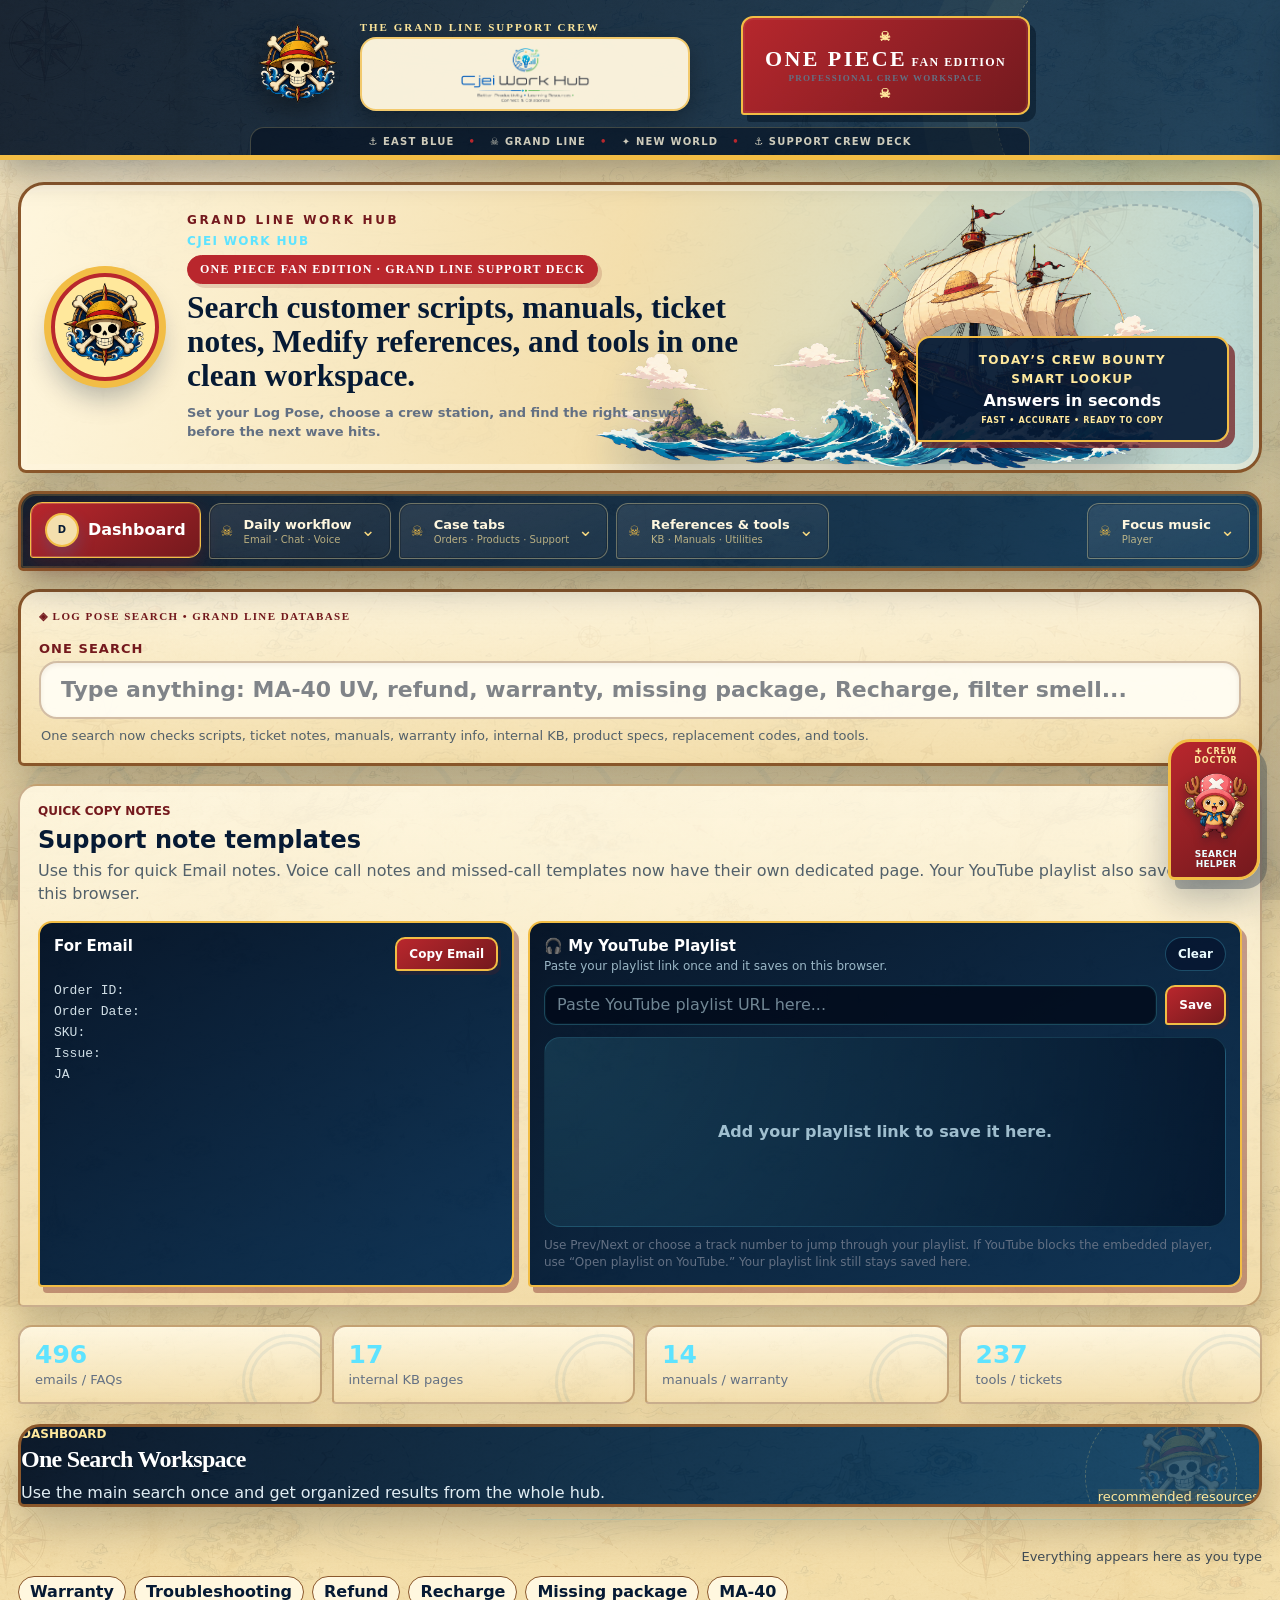
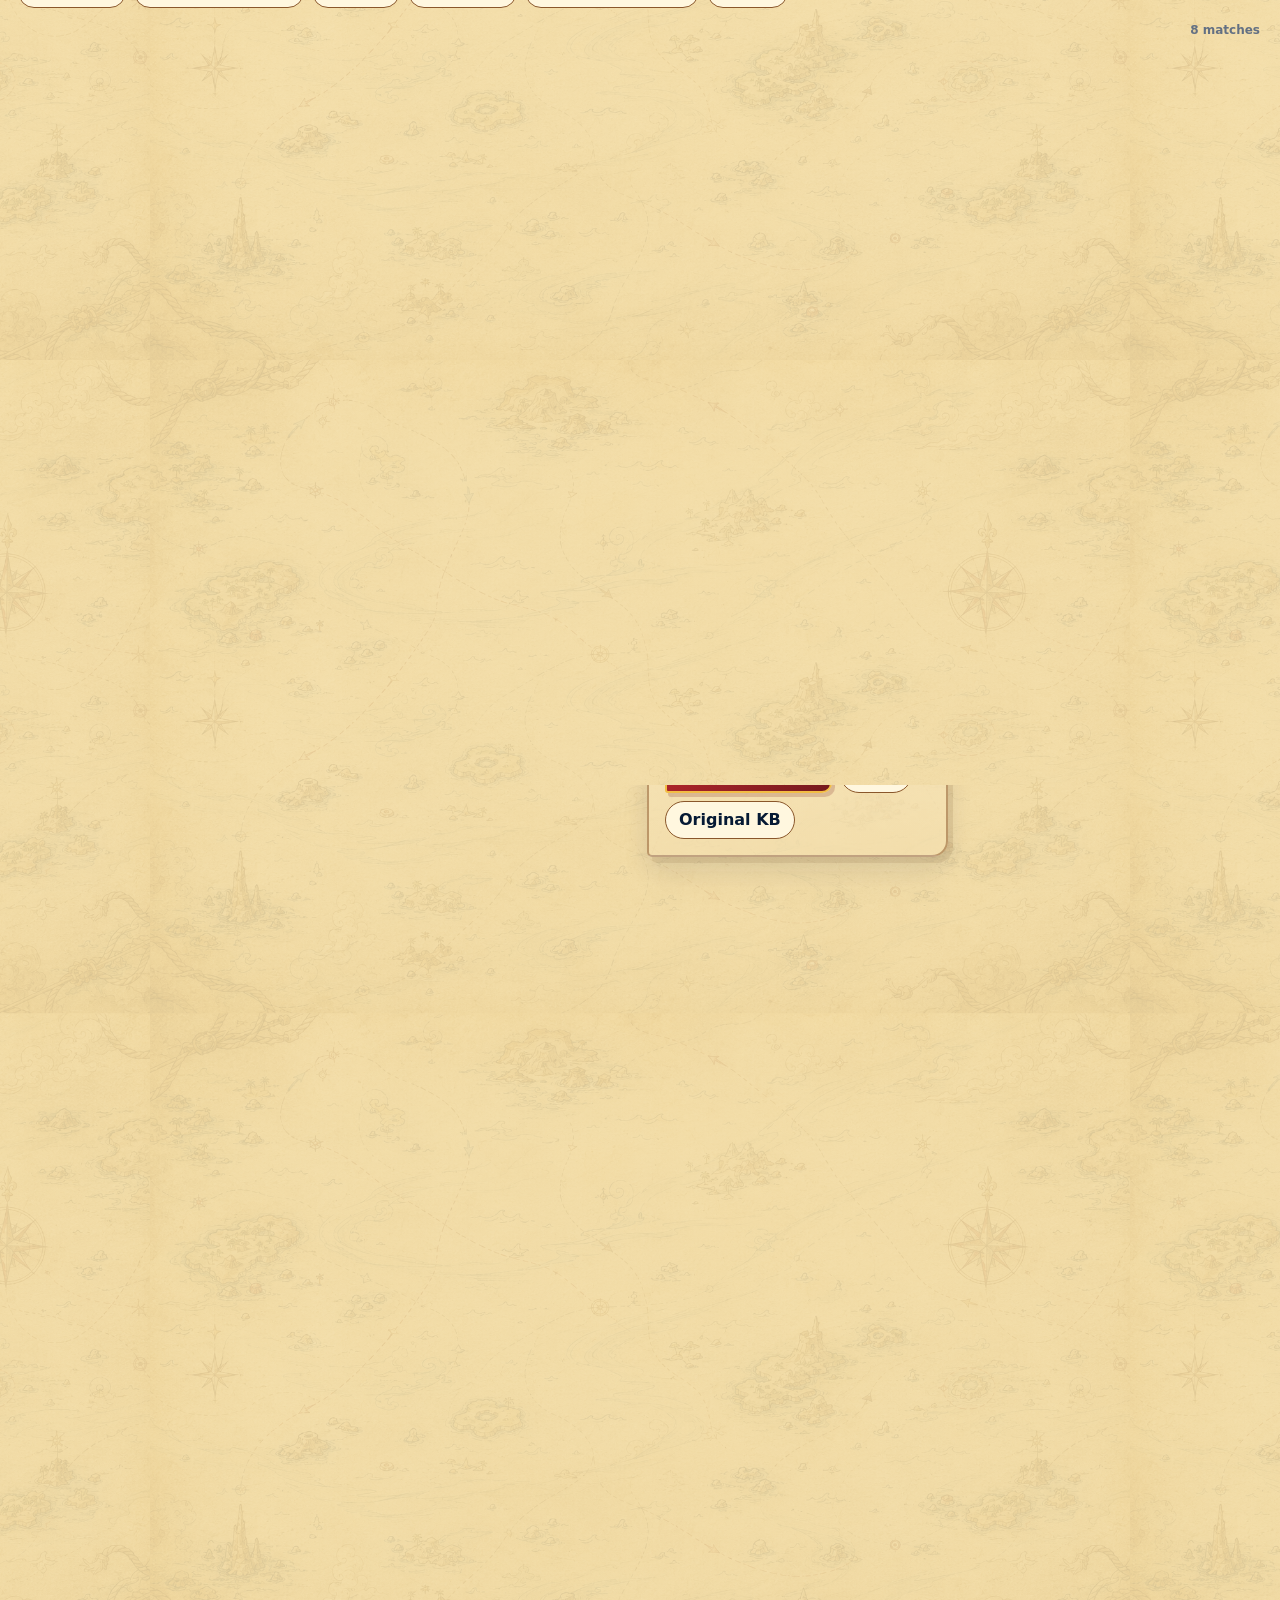
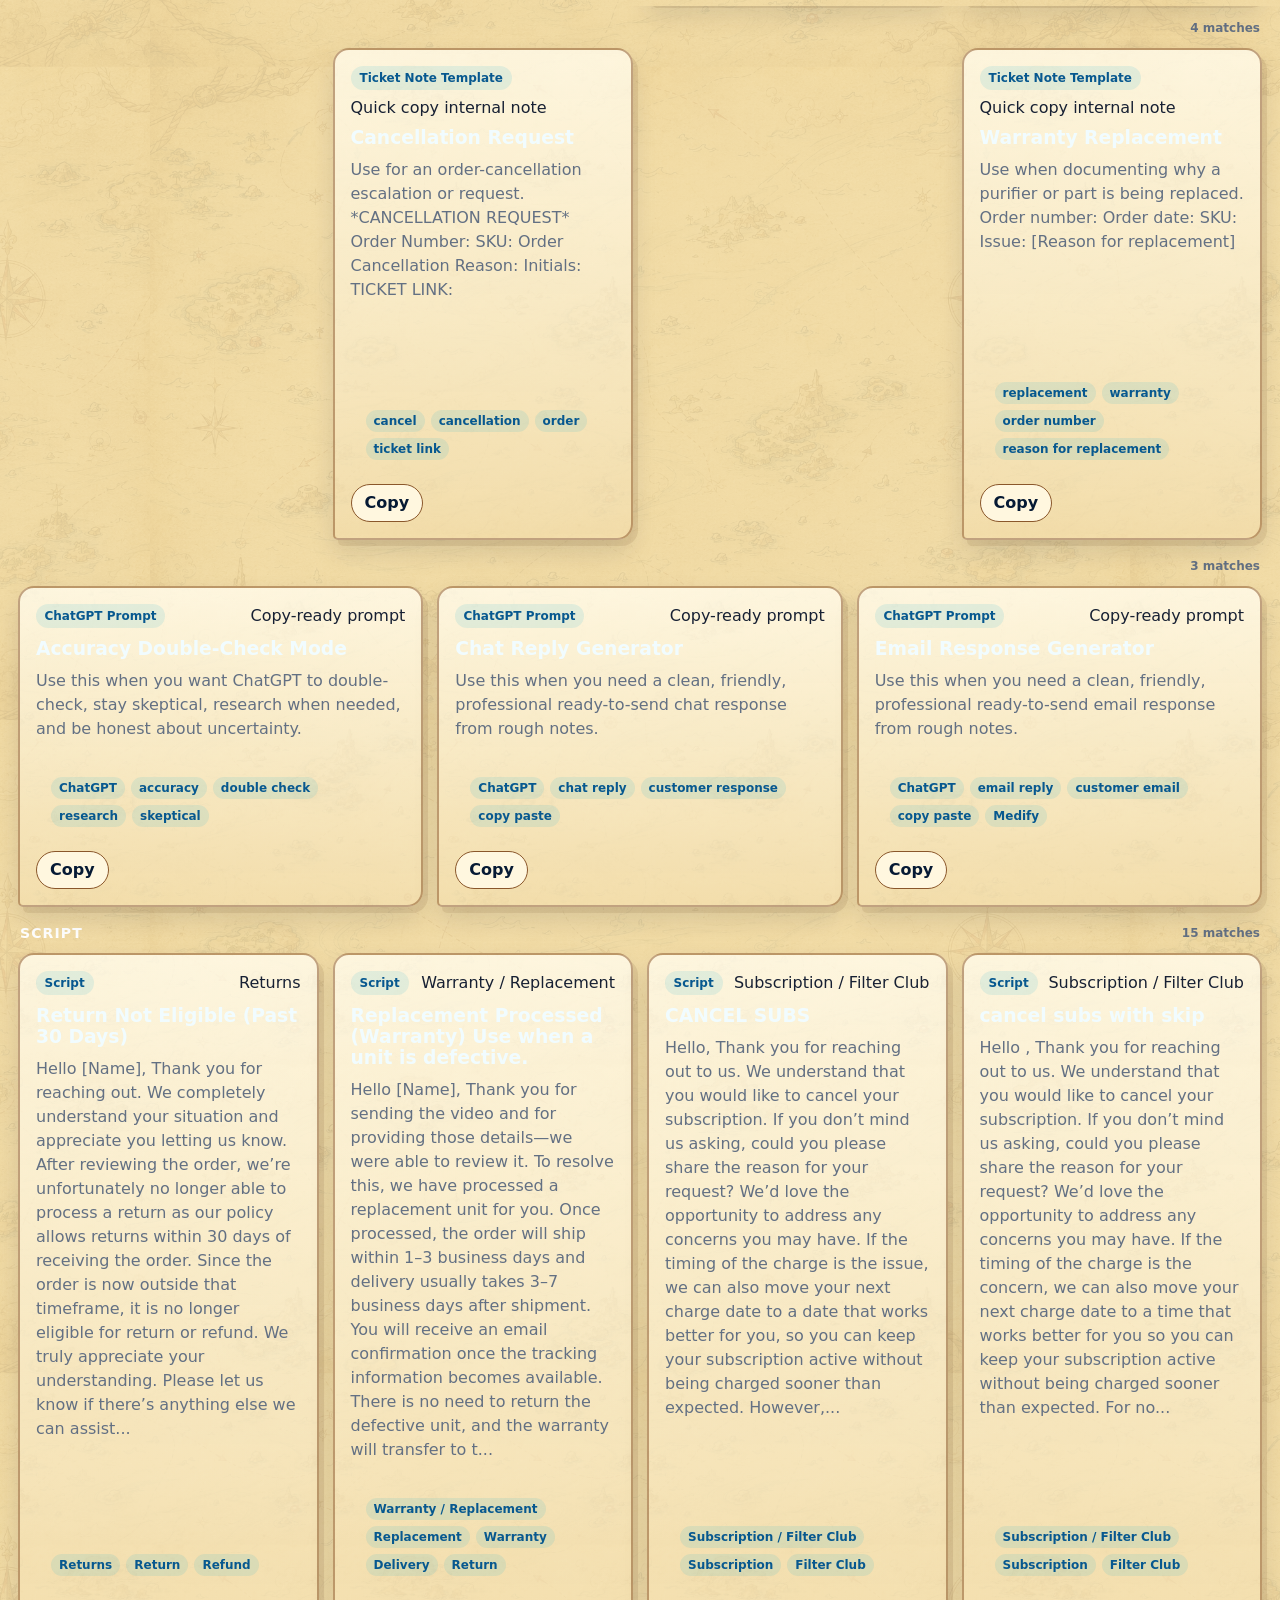
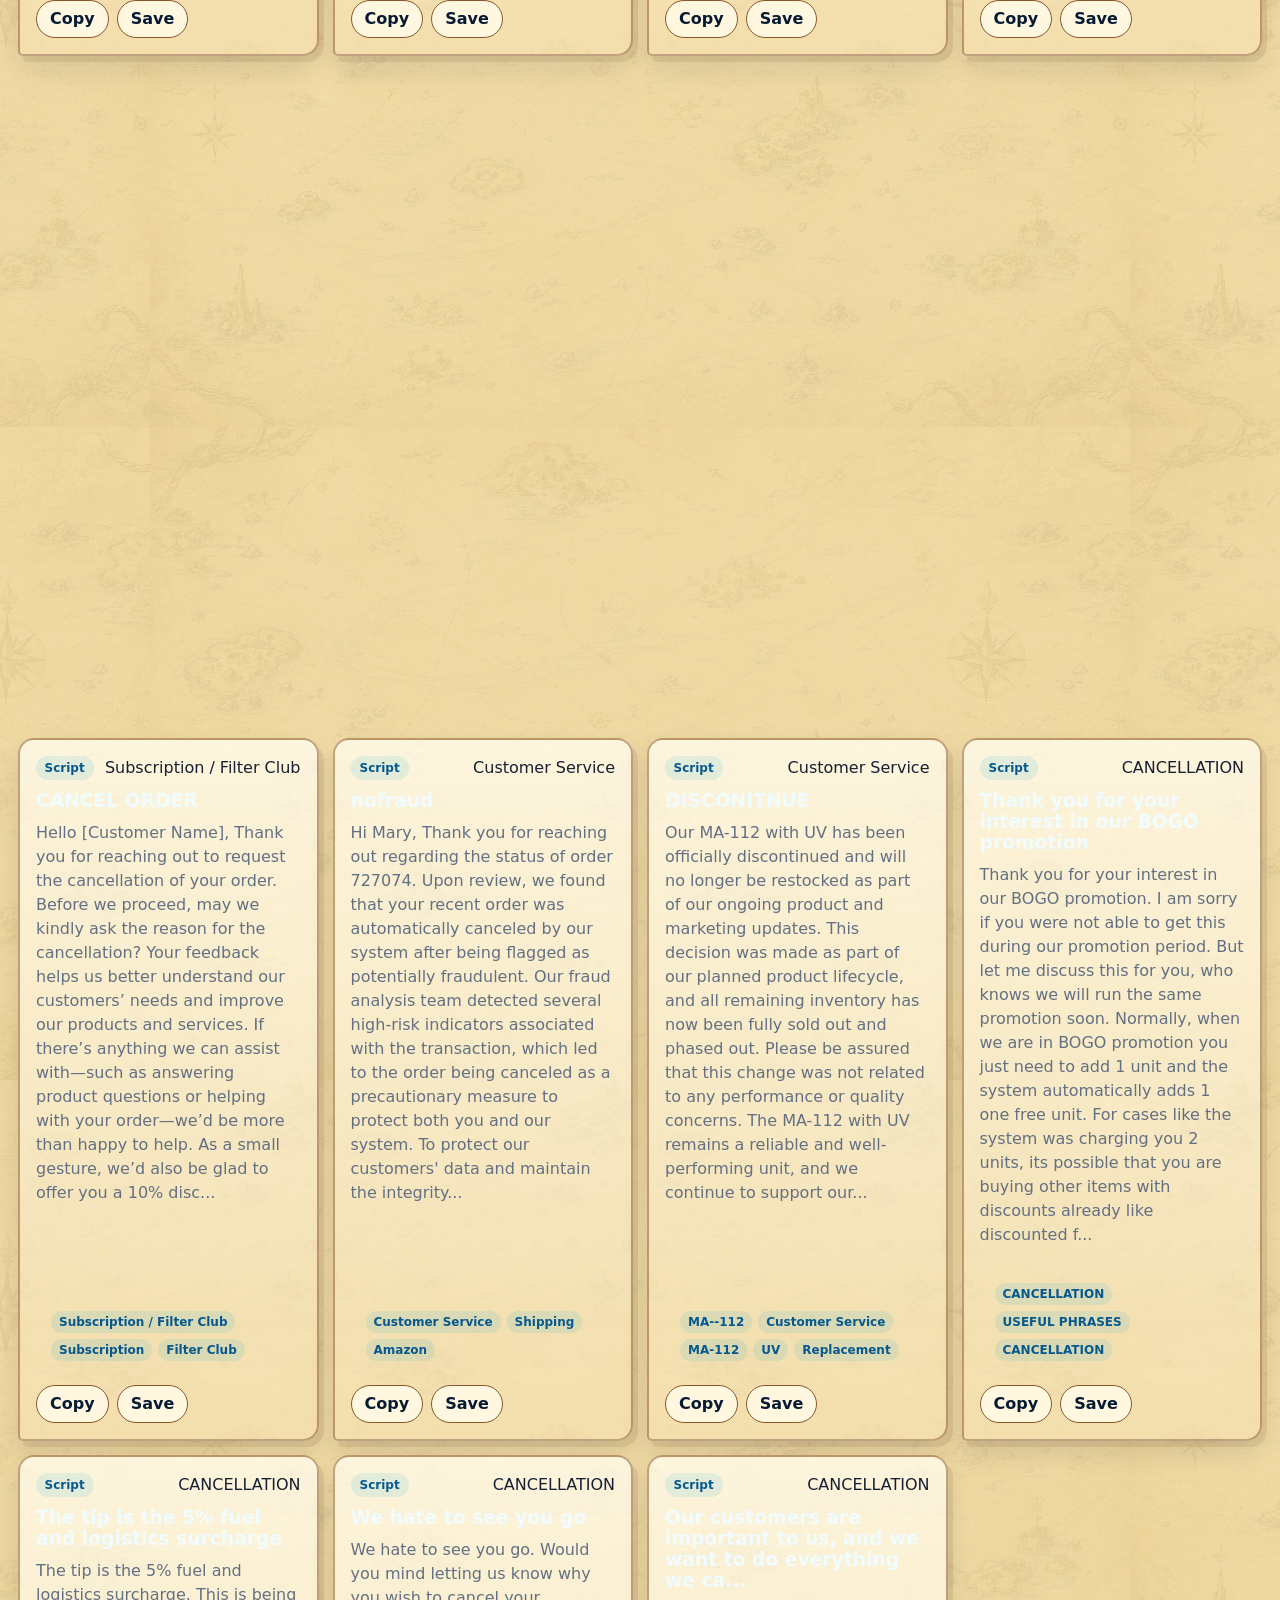
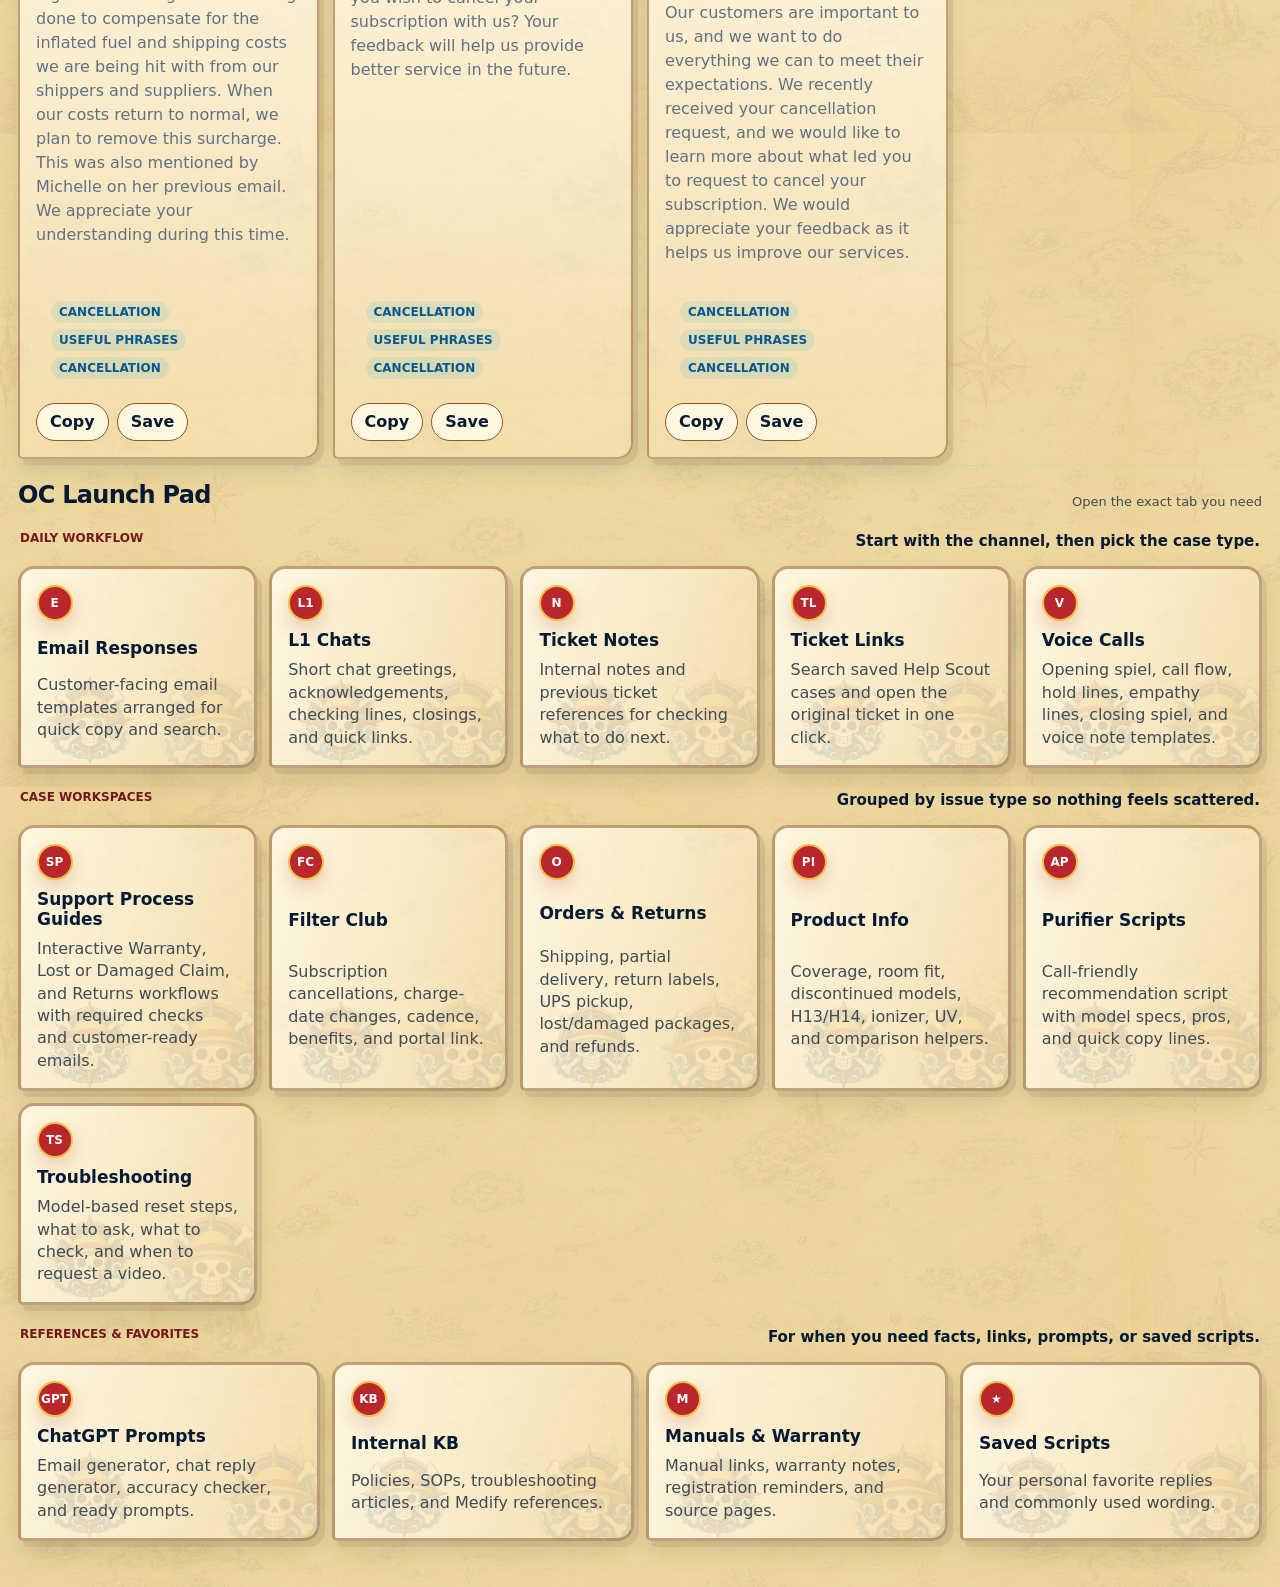
<file: index.html>
<!doctype html>
<html lang="en">
  <head>
    <meta charset="utf-8" />
    <meta name="viewport" content="width=device-width, initial-scale=1" />
    <title>Cjei Work Hub</title>
    <link rel="stylesheet" href="styles.css?v=grand-line-4" />
    <link rel="stylesheet" href="support_processes.css?v=support-processes-1" />
    <link rel="stylesheet" href="dashboard_contrast.css?v=dashboard-contrast-1" />
    <link rel="stylesheet" href="readability_contrast.css?v=readability-contrast-1" />
  </head>
  <body>
    <header class="site-header">
      <div class="header-inner">
        <div class="grand-line-brand-lockup">
          <img src="straw-hat-pirate-emblem.png" alt="Original straw-hat pirate fan emblem" class="masthead-emblem" />
          <div>
            <span class="masthead-kicker">The Grand Line Support Crew</span>
            <img src="cjei-work-hub-logo.png" alt="Cjei Work Hub Logo" class="site-logo" />
          </div>
        </div>
        <div class="grand-line-flag" aria-label="One Piece fan edition">
          <span><strong>ONE PIECE</strong> Fan Edition</span>
          <small>Professional crew workspace</small>
        </div>
      </div>
      <div class="voyage-ribbon" aria-hidden="true">
        <span>⚓ East Blue</span><b>•</b><span>☠ Grand Line</span><b>•</b><span>✦ New World</span><b>•</b><span>⚓ Support Crew Deck</span>
      </div>
    </header>

    <section class="brand-hero" aria-label="Cjei Work Hub overview">
      <div class="hero-icon">
        <img src="straw-hat-pirate-emblem.png" alt="Straw-hat pirate crew emblem" />
        <span class="hero-ai-label">AI</span>
      </div>
      <div class="hero-copy">
        <span>Grand Line Work Hub</span>
        <span class="original-hero-label">Cjei Work Hub</span>
        <em class="fan-edition-badge">One Piece Fan Edition · Grand Line Support Deck</em>
        <strong>Search customer scripts, manuals, ticket notes, Medify references, and tools in one clean workspace.</strong>
        <p class="hero-voyage-copy">Set your Log Pose, choose a crew station, and find the right answer before the next wave hits.</p>
      </div>
      <img class="grand-line-hero-art" src="grand-line-hero-art.png" alt="Original fan-made pirate ship sailing through the Grand Line" />
      <div class="hero-stat" aria-label="Workspace benefit">
        <span>Today’s crew bounty</span>
        <span class="original-stat-label">Smart lookup</span>
        <strong>Answers in seconds</strong>
        <small>Fast • Accurate • Ready to copy</small>
      </div>
    </section>

    <main class="layout">
      <aside class="sidebar" aria-label="Workspace navigation">
        <div class="nav-dock">
          <span class="nav-group-label nav-dock-label">Start here</span>
          <button class="nav-item nav-home active" data-view="hub" title="Dashboard">
            <span class="icon">D</span>
            <span>Dashboard</span>
          </button>

          <div class="nav-dropdown">
            <button class="nav-dropdown-trigger" type="button" aria-expanded="false" aria-controls="dailyWorkflowMenu" aria-haspopup="true">
              <span>Daily workflow</span>
              <small>Email · Chat · Voice</small>
            </button>
            <div class="nav-dropdown-menu" id="dailyWorkflowMenu" hidden>
              <button class="nav-item" data-view="canned" title="Ready-to-send email responses">
                <span class="icon">E</span>
                <span>Email Responses</span>
              </button>
              <button class="nav-item" data-view="l1chats" title="L1 chat greetings and assistance templates">
                <span class="icon">L1</span>
                <span>L1 Chats</span>
              </button>
              <button class="nav-item" data-view="tickets" title="Ticket notes and previous cases">
                <span class="icon">N</span>
                <span>Ticket Notes</span>
              </button>
              <button class="nav-item" data-view="ticketLinks" title="Search and open saved Help Scout ticket links">
                <span class="icon">TL</span>
                <span>Ticket Links</span>
              </button>
              <button class="nav-item" data-view="voice" title="Voice call flow, spiels, and call notes">
                <span class="icon">V</span>
                <span>Voice Calls</span>
              </button>
            </div>
          </div>

          <div class="nav-dropdown">
            <button class="nav-dropdown-trigger" type="button" aria-expanded="false" aria-controls="caseTabsMenu" aria-haspopup="true">
              <span>Case tabs</span>
              <small>Orders · Products · Support</small>
            </button>
            <div class="nav-dropdown-menu" id="caseTabsMenu" hidden>
              <button class="nav-item" data-view="processes" title="Interactive warranty, lost or damaged claim, and return workflows">
                <span class="icon">SP</span>
                <span>Support Process Guides</span>
              </button>
              <button class="nav-item" data-view="filterClub" title="Filter Club, subscriptions, cancellations, and charge-date changes">
                <span class="icon">FC</span>
                <span>Filter Club</span>
              </button>
              <button class="nav-item" data-view="orders" title="Orders, shipping, returns, refunds, and UPS flows">
                <span class="icon">O</span>
                <span>Orders & Returns</span>
              </button>
              <button class="nav-item" data-view="productInfo" title="Coverage, model comparison, and product notes">
                <span class="icon">PI</span>
                <span>Product Info</span>
              </button>
              <button class="nav-item" data-view="purifierScript" title="Air purifier recommendation scripts by model">
                <span class="icon">AP</span>
                <span>Purifier Scripts</span>
              </button>
              <button class="nav-item" data-view="troubleshooting" title="Model-based troubleshooting steps">
                <span class="icon">TS</span>
                <span>Troubleshooting</span>
              </button>
            </div>
          </div>

          <div class="nav-dropdown nav-dropdown-wide">
            <button class="nav-dropdown-trigger" type="button" aria-expanded="false" aria-controls="referencesToolsMenu" aria-haspopup="true">
              <span>References & tools</span>
              <small>KB · Manuals · Utilities</small>
            </button>
            <div class="nav-dropdown-menu nav-dropdown-grid" id="referencesToolsMenu" hidden>
              <button class="nav-item" data-view="prompts" title="Copy-ready ChatGPT prompts">
                <span class="icon">GPT</span>
                <span>ChatGPT Prompts</span>
              </button>
              <button class="nav-item" data-view="faqs" title="Common Medify Air customer questions and copy-ready answers">
                <span class="icon">FAQ</span>
                <span>FAQs</span>
              </button>
              <button class="nav-item" data-view="internalKb" title="Medify Air internal KB">
                <span class="icon">KB</span>
                <span>Internal KB</span>
              </button>
              <button class="nav-item" data-view="manuals" title="Manuals and warranty">
                <span class="icon">M</span>
                <span>Manuals & Warranty</span>
              </button>
              <button class="nav-item" data-view="tools" data-tool-focus="purifierCompare" title="Air purifier side-by-side comparison">
                <span class="icon">PC</span>
                <span>Purifier Compare</span>
              </button>
              <button class="nav-item" data-view="tools" data-tool-focus="replacement" title="Replacement code generator">
                <span class="icon">R</span>
                <span>Replacement Code</span>
              </button>
              <button class="nav-item" data-view="favorites" title="Saved scripts">
                <span class="icon">★</span>
                <span>Saved Scripts</span>
              </button>
              <button class="nav-item" data-view="tools" title="Sheet tools">
                <span class="icon">FX</span>
                <span>Sheet Tools</span>
              </button>
            </div>
          </div>

          <div class="nav-dropdown nav-music-dropdown">
            <button class="nav-dropdown-trigger" type="button" aria-expanded="false" aria-controls="focusMusicMenu" aria-haspopup="true">
              <span>Focus music</span>
              <small id="musicNavStatus">Player</small>
            </button>
            <section class="focus-player" id="focusMusicMenu" aria-label="Focus music player" hidden>
              <div>
                <p class="section-kicker">Focus music</p>
                <strong id="musicTitle">No track loaded</strong>
                <small id="musicMeta">Add safe audio URLs in focus_music.js</small>
              </div>
              <div class="music-controls">
                <button type="button" id="musicPrev" aria-label="Previous track">Prev</button>
                <button type="button" id="musicPlay" aria-label="Play or pause focus music">Play</button>
                <button type="button" id="musicNext" aria-label="Next track">Next</button>
                <button type="button" id="musicMute" aria-label="Mute or unmute focus music">Mute</button>
              </div>
              <label class="volume-control">
                <span>Volume</span>
                <input id="musicVolume" type="range" min="0" max="1" step="0.01" value="0.15" />
              </label>
            </section>
          </div>
        </div>
      </aside>

      <section class="workspace">
        <div class="toolbar">
          <label class="search-box">
            <span>One Search</span>
            <input id="searchInput" type="search" placeholder="Type anything: MA-40 UV, refund, warranty, missing package, Recharge, filter smell..." autocomplete="off" />
          </label>
          <select id="sheetFilter" aria-label="Filter by sheet"></select>
          <select id="sectionFilter" aria-label="Filter by section"></select>
          <p class="one-search-hint">One search now checks scripts, ticket notes, manuals, warranty info, internal KB, product specs, replacement codes, and tools.</p>
        </div>

        <section class="note-template-bar" aria-label="Quick copy note templates and YouTube playlist">
          <div class="note-template-intro">
            <p class="section-kicker">Quick copy notes</p>
            <h2>Support note templates</h2>
            <p>Use this for quick Email notes. Voice call notes and missed-call templates now have their own dedicated page. Your YouTube playlist also saves on this browser.</p>
          </div>

          <div class="note-template-grid">
            <article class="note-template-card">
              <div class="note-template-card-head">
                <strong>For Email</strong>
                <button class="note-template-copy" type="button" data-copy-text="Order ID: &#10;Order Date: &#10;SKU: &#10;Issue: &#10;JA" data-copy-label="Email note template copied" data-copy-key="quick-email-note" data-mark-completed="true">Copy Email</button>
              </div>
              <pre>Order ID: 
Order Date: 
SKU: 
Issue: 
JA</pre>
            </article>

            <article class="youtube-playlist-card">
              <div class="youtube-card-head">
                <div>
                  <strong>🎧 My YouTube Playlist</strong>
                  <span>Paste your playlist link once and it saves on this browser.</span>
                </div>
                <button class="youtube-clear" type="button" id="clearPlaylistBtn">Clear</button>
              </div>

              <div class="youtube-input-row">
                <input id="playlistUrlInput" type="url" placeholder="Paste YouTube playlist URL here..." autocomplete="off" />
                <button class="youtube-save" type="button" id="savePlaylistBtn">Save</button>
              </div>

              <div class="youtube-player-wrap" id="youtubePlayerWrap">
                <div class="youtube-empty" id="youtubeEmpty">
                  Add your playlist link to save it here.
                </div>
                <div
                  id="youtubePlaylistFrame"
                  class="youtube-player-frame"
                  aria-label="My YouTube Playlist"
                ></div>
              </div>

              <div class="youtube-controls" id="youtubeControls" hidden>
                <button class="youtube-step" type="button" id="youtubePrevBtn" aria-label="Play previous YouTube playlist track">◀ Prev</button>
                <label class="youtube-track-picker" for="youtubeTrackNumber">
                  <span>Track #</span>
                  <input id="youtubeTrackNumber" type="number" min="1" step="1" value="1" inputmode="numeric" />
                </label>
                <button class="youtube-load-track" type="button" id="youtubeLoadTrackBtn">Play selected</button>
                <button class="youtube-step" type="button" id="youtubeNextBtn" aria-label="Play next YouTube playlist track">Next ▶</button>
              </div>

              <div class="youtube-actions" id="youtubeActions" hidden>
                <a class="youtube-open" id="openPlaylistLink" href="#" target="_blank" rel="noopener noreferrer">▶ Open playlist on YouTube</a>
                <button class="youtube-copy-link" type="button" id="copyPlaylistLinkBtn">Copy link</button>
              </div>

              <p class="youtube-hint">Use Prev/Next or choose a track number to jump through your playlist. If YouTube blocks the embedded player, use “Open playlist on YouTube.” Your playlist link still stays saved here.</p>
            </article>
          </div>
        </section>

        <section class="stats" aria-label="Workspace summary">
          <div><strong id="recordCount">0</strong><span>emails / FAQs</span></div>
          <div><strong id="kbCount">0</strong><span>internal KB pages</span></div>
          <div><strong id="manualStatCount">0</strong><span>manuals / warranty</span></div>
          <div><strong id="toolCount">0</strong><span>tools / tickets</span></div>
        </section>

        <section id="hubView" class="view active">
          <div class="section-heading">
            <div>
              <p class="section-kicker">Dashboard</p>
              <h2>One Search Workspace</h2>
              <p>Use the main search once and get organized results from the whole hub.</p>
            </div>
            <span id="hubCount"></span>
          </div>

          <div class="result-header compact-heading">
            <h2>Unified Search Results</h2>
            <span>Everything appears here as you type</span>
          </div>
          <div class="quick-actions" aria-label="Common searches">
            <button class="quick-chip" type="button" data-quick-search="warranty">Warranty</button>
            <button class="quick-chip" type="button" data-quick-search="troubleshooting">Troubleshooting</button>
            <button class="quick-chip" type="button" data-quick-search="refund">Refund</button>
            <button class="quick-chip" type="button" data-quick-search="Recharge">Recharge</button>
            <button class="quick-chip" type="button" data-quick-search="missing package">Missing package</button>
            <button class="quick-chip" type="button" data-quick-search="MA-40">MA-40</button>
          </div>
          <div id="hubResults" class="knowledge-results"></div>
        
          <div class="result-header compact-heading section-shortcuts">
            <h2>OC Launch Pad</h2>
            <span>Open the exact tab you need</span>
          </div>

          <div class="dashboard-section-title">
            <p class="section-kicker">Daily workflow</p>
            <strong>Start with the channel, then pick the case type.</strong>
          </div>
          <div class="dashboard-grid compact-dashboard" aria-label="Daily workflow cards">
            <button class="dashboard-card" type="button" data-view="canned">
              <span class="card-icon">E</span>
              <strong>Email Responses</strong>
              <span>Customer-facing email templates arranged for quick copy and search.</span>
            </button>
            <button class="dashboard-card" type="button" data-view="l1chats">
              <span class="card-icon">L1</span>
              <strong>L1 Chats</strong>
              <span>Short chat greetings, acknowledgements, checking lines, closings, and quick links.</span>
            </button>
            <button class="dashboard-card" type="button" data-view="tickets">
              <span class="card-icon">N</span>
              <strong>Ticket Notes</strong>
              <span>Internal notes and previous ticket references for checking what to do next.</span>
            </button>
            <button class="dashboard-card" type="button" data-view="ticketLinks">
              <span class="card-icon">TL</span>
              <strong>Ticket Links</strong>
              <span>Search saved Help Scout cases and open the original ticket in one click.</span>
            </button>
            <button class="dashboard-card" type="button" data-view="voice">
              <span class="card-icon">V</span>
              <strong>Voice Calls</strong>
              <span>Opening spiel, call flow, hold lines, empathy lines, closing spiel, and voice note templates.</span>
            </button>
          </div>

          <div class="dashboard-section-title">
            <p class="section-kicker">Case workspaces</p>
            <strong>Grouped by issue type so nothing feels scattered.</strong>
          </div>
          <div class="dashboard-grid compact-dashboard" aria-label="Case workspace cards">
            <button class="dashboard-card" type="button" data-view="processes">
              <span class="card-icon">SP</span>
              <strong>Support Process Guides</strong>
              <span>Interactive Warranty, Lost or Damaged Claim, and Returns workflows with required checks and customer-ready emails.</span>
            </button>
            <button class="dashboard-card" type="button" data-view="filterClub">
              <span class="card-icon">FC</span>
              <strong>Filter Club</strong>
              <span>Subscription cancellations, charge-date changes, cadence, benefits, and portal link.</span>
            </button>
            <button class="dashboard-card" type="button" data-view="orders">
              <span class="card-icon">O</span>
              <strong>Orders & Returns</strong>
              <span>Shipping, partial delivery, return labels, UPS pickup, lost/damaged packages, and refunds.</span>
            </button>
            <button class="dashboard-card" type="button" data-view="productInfo">
              <span class="card-icon">PI</span>
              <strong>Product Info</strong>
              <span>Coverage, room fit, discontinued models, H13/H14, ionizer, UV, and comparison helpers.</span>
            </button>
            <button class="dashboard-card" type="button" data-view="purifierScript">
              <span class="card-icon">AP</span>
              <strong>Purifier Scripts</strong>
              <span>Call-friendly recommendation script with model specs, pros, and quick copy lines.</span>
            </button>
            <button class="dashboard-card" type="button" data-view="troubleshooting">
              <span class="card-icon">TS</span>
              <strong>Troubleshooting</strong>
              <span>Model-based reset steps, what to ask, what to check, and when to request a video.</span>
            </button>
          </div>

          <div class="dashboard-section-title">
            <p class="section-kicker">References & favorites</p>
            <strong>For when you need facts, links, prompts, or saved scripts.</strong>
          </div>
          <div class="dashboard-grid compact-dashboard" aria-label="Reference cards">
            <button class="dashboard-card" type="button" data-view="prompts">
              <span class="card-icon">GPT</span>
              <strong>ChatGPT Prompts</strong>
              <span>Email generator, chat reply generator, accuracy checker, and ready prompts.</span>
            </button>
            <button class="dashboard-card" type="button" data-view="internalKb">
              <span class="card-icon">KB</span>
              <strong>Internal KB</strong>
              <span>Policies, SOPs, troubleshooting articles, and Medify references.</span>
            </button>
            <button class="dashboard-card" type="button" data-view="manuals">
              <span class="card-icon">M</span>
              <strong>Manuals & Warranty</strong>
              <span>Manual links, warranty notes, registration reminders, and source pages.</span>
            </button>
            <button class="dashboard-card" type="button" data-view="favorites">
              <span class="card-icon">★</span>
              <strong>Saved Scripts</strong>
              <span>Your personal favorite replies and commonly used wording.</span>
            </button>
          </div>

          </section>

        <section id="cannedView" class="view">
          <div class="section-heading">
            <div>
              <p class="section-kicker">Email response library</p>
              <h2>Email Responses</h2>
              <p>Search by customer issue, product/model, category, tags, or response text, then copy the right customer reply quickly.</p>
            </div>
            <span id="resultCount"></span>
          </div>
          <div class="library-toolbar">
            <label class="search-box">
              <span>Search canned responses</span>
              <input id="cannedSearch" type="search" placeholder="Search refund, warranty, subscription, MA-40, shipping..." autocomplete="off" />
            </label>
            <select id="cannedCategory" aria-label="Filter canned responses by category"></select>
            <select id="cannedModel" aria-label="Filter canned responses by model"></select>
            <button class="secondary-action" id="clearCannedFilters" type="button">Clear filters</button>
          </div>
          <div id="cannedChips" class="chip-row"></div>
          <div id="cards" class="cards"></div>
        </section>

        <section id="ticketsView" class="view">
          <div class="section-heading">
            <div>
              <p class="section-kicker">Ticket Library</p>
              <h2>Ticket Notes</h2>
              <p>Search previous internal notes, issue examples, customer scenarios, tags, models, and support references.</p>
            </div>
            <span id="ticketLibraryCount"></span>
          </div>
          <section class="ticket-note-template-panel" aria-label="Ticket note templates">
            <div class="ticket-note-template-heading">
              <div>
                <p class="section-kicker">Quick copy ticket notes</p>
                <h3>Ticket Note Templates</h3>
                <p>Copy the appropriate internal note, complete the missing details, and paste it into the customer ticket.</p>
              </div>
              <span id="ticketNoteTemplateCount"></span>
            </div>
            <div id="ticketNoteTemplateGrid" class="ticket-note-template-grid"></div>
          </section>

          <div class="ticket-hero">
            <label class="search-box">
              <span>Search tickets</span>
              <input id="ticketLibrarySearch" type="search" placeholder="Search delivered, unsafe link, MA-25, address update, refund..." autocomplete="off" />
            </label>
            <button class="secondary-action" id="clearTicketFilters" type="button">Clear filters</button>
          </div>
          <div class="filter-grid">
            <label>
              <span>Category</span>
              <select id="ticketLibraryCategory"></select>
            </label>
            <label>
              <span>Issue type</span>
              <select id="ticketLibraryIssue"></select>
            </label>
            <label>
              <span>Product / model</span>
              <select id="ticketLibraryModel"></select>
            </label>
            <label>
              <span>Status</span>
              <select id="ticketLibraryStatus"></select>
            </label>
            <label>
              <span>Tag</span>
              <select id="ticketLibraryTag"></select>
            </label>
          </div>
          <div id="ticketLibraryChips" class="chip-row"></div>
          <div id="ticketLibraryResults" class="ticket-library-grid"></div>
        </section>

        <section id="ticketLinksView" class="view">
          <div class="section-heading">
            <div>
              <p class="section-kicker">Direct ticket access</p>
              <h2>Ticket Links</h2>
              <p>Search saved Help Scout ticket references by issue, model, category, keyword, or ticket number, then open the original ticket directly.</p>
            </div>
            <span id="ticketLinkCount"></span>
          </div>
          <div class="ticket-hero ticket-link-hero">
            <label class="search-box">
              <span>Find a ticket link</span>
              <input id="ticketLinkSearch" type="search" placeholder="Search MA-50 LED, warranty, delivered, 65240..." autocomplete="off" />
            </label>
            <button class="secondary-action" id="clearTicketLinkSearch" type="button">Clear search</button>
          </div>
          <div class="ticket-link-note">
            <strong>Search Helper shortcut:</strong>
            <span>Ticket results now include an “Open ticket” button, so you can search from the dashboard or Cjei Bot and go straight to Help Scout.</span>
          </div>
          <div id="ticketLinkResults" class="ticket-library-grid ticket-link-grid"></div>
        </section>

        <section id="voiceView" class="view voice-page">
          <div class="section-heading">
            <div>
              <p class="section-kicker">Voice support</p>
              <h2>Voice Calls</h2>
              <p>Dedicated copy cards for call notes, missed-call SMS templates, outbound follow-up emails, and previous-agent call handling.</p>
            </div>
            <span>Voice notes + SMS</span>
          </div>

          <div class="workflow-page voice-flow-panel">
            <section class="flow-card hero-flow-card">
              <div>
                <p class="section-kicker">Call anchor</p>
                <h3>Simple flow when the call feels everywhere</h3>
                <p>Listen → verify → check → explain → next step → close warmly.</p>
              </div>
              <ol class="flow-steps">
                <li><strong>1. Listen + acknowledge</strong><span>I understand. Thank you for explaining that to me.</span></li>
                <li><strong>2. Verify</strong><span>Ask for order number, email, phone, or shipping address.</span></li>
                <li><strong>3. Check quietly</strong><span>Review order, subscription, warranty, tracking, or notes.</span></li>
                <li><strong>4. Explain clearly</strong><span>Tell the customer what happened and what we can do next.</span></li>
                <li><strong>5. Set expectations</strong><span>Give timeframe, email confirmation, tracking, or follow-up steps.</span></li>
                <li><strong>6. Close with care</strong><span>Ask if they need anything else, then end warmly.</span></li>
              </ol>
            </section>

            <section class="script-bank">
              <article class="note-template-card flow-script-card">
                <div class="note-template-card-head"><strong>Opening Spiel</strong><button class="note-template-copy" type="button" data-copy-text="Hi! Thank you for calling Medify Air. This is Cjei. How can I help you today?" data-copy-label="Opening spiel copied">Copy</button></div>
                <pre>Hi! Thank you for calling Medify Air. This is Cjei. How can I help you today?</pre>
              </article>
              <article class="note-template-card flow-script-card">
                <div class="note-template-card-head"><strong>Upset Customer Line</strong><button class="note-template-copy" type="button" data-copy-text="I’m sorry to hear that, but don’t worry. I’ll do my best to check this for you and help get this taken care of." data-copy-label="Empathy line copied">Copy</button></div>
                <pre>I’m sorry to hear that, but don’t worry. I’ll do my best to check this for you and help get this taken care of.</pre>
              </article>
              <article class="note-template-card flow-script-card">
                <div class="note-template-card-head"><strong>Hold / Checking Line</strong><button class="note-template-copy" type="button" data-copy-text="Thank you. Please give me just a moment while I pull this up and review the details." data-copy-label="Hold line copied">Copy</button></div>
                <pre>Thank you. Please give me just a moment while I pull this up and review the details.</pre>
              </article>
              <article class="note-template-card flow-script-card">
                <div class="note-template-card-head"><strong>Smile Closing</strong><button class="note-template-copy" type="button" data-copy-text="It was truly a pleasure assisting you today. Thank you so much for your patience and kindness. I’m glad we were able to get this taken care of for you, and I hope you have a wonderful rest of your day!" data-copy-label="Closing spiel copied">Copy</button></div>
                <pre>It was truly a pleasure assisting you today. Thank you so much for your patience and kindness. I’m glad we were able to get this taken care of for you, and I hope you have a wonderful rest of your day!</pre>
              </article>
            </section>

            <div class="section-band aht-call-band">
              <h3>AHT Call Control / Email Transition Scripts</h3>
              <span>End long order calls smoothly</span>
            </div>
            <section class="script-bank aht-call-script-bank" aria-label="AHT call control and email transition scripts">
              <article class="note-template-card flow-script-card aht-script-card">
                <div class="note-template-card-head">
                  <div>
                    <strong>AHT Call Control - Continue Order Setup by Email</strong>
                    <span>Use this when you need to create a draft order, invoice, secure checkout link, or subscription setup and continue by email.</span>
                  </div>
                  <button class="note-template-copy" type="button" data-copy-text="Just to make sure everything is handled correctly, I’ll go ahead and send the details to your email so you can review them carefully. From there, we can continue the next steps by email, and you can reply directly if you have any questions or if anything needs to be adjusted." data-copy-label="AHT Call Control - Continue Order Setup by Email copied">Copy</button>
                </div>
                <pre>Just to make sure everything is handled correctly, I’ll go ahead and send the details to your email so you can review them carefully. From there, we can continue the next steps by email, and you can reply directly if you have any questions or if anything needs to be adjusted.</pre>
              </article>
              <article class="note-template-card flow-script-card aht-script-card">
                <div class="note-template-card-head">
                  <div>
                    <strong>AHT Call Control - Warm Email Transition</strong>
                    <span>Friendly version when you do not want the customer to feel rushed.</span>
                  </div>
                  <button class="note-template-copy" type="button" data-copy-text="I want to make sure everything is entered correctly for you, and I also don’t want to keep you waiting on the line while I prepare the order. What I’ll do is send the order details and secure checkout link to your email instead.&#10;&#10;Please review everything first before completing the purchase, and once it’s done, just reply to my email so I can help move the order forward." data-copy-label="AHT Call Control - Warm Email Transition copied">Copy</button>
                </div>
                <pre>I want to make sure everything is entered correctly for you, and I also don’t want to keep you waiting on the line while I prepare the order. What I’ll do is send the order details and secure checkout link to your email instead.

Please review everything first before completing the purchase, and once it’s done, just reply to my email so I can help move the order forward.</pre>
              </article>
              <article class="note-template-card flow-script-card aht-script-card">
                <div class="note-template-card-head">
                  <div>
                    <strong>AHT Call Control - Long Call / Many Questions</strong>
                    <span>Use when the customer keeps asking follow-up questions and the call is getting long.</span>
                  </div>
                  <button class="note-template-copy" type="button" data-copy-text="I completely understand, and I want to make sure we get this handled properly. Since I’ll need to prepare the order and send you a secure payment link, the best next step is for me to send everything by email so you can review the details at your convenience.&#10;&#10;That way, you won’t have to stay on the phone while I work on the order, and you can simply reply to my email if anything needs to be changed." data-copy-label="AHT Call Control - Long Call / Many Questions copied">Copy</button>
                </div>
                <pre>I completely understand, and I want to make sure we get this handled properly. Since I’ll need to prepare the order and send you a secure payment link, the best next step is for me to send everything by email so you can review the details at your convenience.

That way, you won’t have to stay on the phone while I work on the order, and you can simply reply to my email if anything needs to be changed.</pre>
              </article>
              <article class="note-template-card flow-script-card aht-script-card">
                <div class="note-template-card-head">
                  <div>
                    <strong>AHT Call Control - Smooth Call Closing After Email Transition</strong>
                    <span>Use after explaining that the rest of the order/setup will continue by email.</span>
                  </div>
                  <button class="note-template-copy" type="button" data-copy-text="So just to recap, I’ll be sending the secure checkout/order details to your email. Please review everything first, and once completed, you can reply to my email so I can help with the next step.&#10;&#10;Before I let you go, is there anything else I can quickly assist you with today?&#10;&#10;Alright, thank you so much for your time. I’ll send the follow-up email shortly with the order details and next steps. You can reply there once you’re ready. Have a great day!" data-copy-label="AHT Call Control - Smooth Call Closing After Email Transition copied">Copy</button>
                </div>
                <pre>So just to recap, I’ll be sending the secure checkout/order details to your email. Please review everything first, and once completed, you can reply to my email so I can help with the next step.

Before I let you go, is there anything else I can quickly assist you with today?

Alright, thank you so much for your time. I’ll send the follow-up email shortly with the order details and next steps. You can reply there once you’re ready. Have a great day!</pre>
              </article>
              <article class="note-template-card flow-script-card aht-script-card">
                <div class="note-template-card-head">
                  <div>
                    <strong>AHT Call Control - Add Remaining Info to Follow-Up Email</strong>
                    <span>Use when the customer asks another question while you are already transitioning to email.</span>
                  </div>
                  <button class="note-template-copy" type="button" data-copy-text="I completely understand. To make sure I don’t miss any details and so you have everything in writing, I’ll include that information in my follow-up email as well. That way, you can review everything clearly, and we can continue from there." data-copy-label="AHT Call Control - Add Remaining Info to Follow-Up Email copied">Copy</button>
                </div>
                <pre>I completely understand. To make sure I don’t miss any details and so you have everything in writing, I’ll include that information in my follow-up email as well. That way, you can review everything clearly, and we can continue from there.</pre>
              </article>
            </section>
          </div>


            <div class="section-band voice-spiel-band">
              <h3>Voice Call Spiels / Ready Lines</h3>
              <span>Voicemail + common voice scenarios</span>
            </div>
            <section class="script-bank voice-spiel-script-bank" aria-label="Voice call spiels and ready lines">
              <article class="note-template-card flow-script-card voice-spiel-card">
                <div class="note-template-card-head">
                  <div>
                    <strong>Callback Voicemail</strong>
                    <span>Use when you tried calling the customer back and reached their voicemail.</span>
                  </div>
                  <button class="note-template-copy" type="button" data-copy-text="Hi, this is Medify Air Customer Support. We’re sorry we weren’t able to reach you today.&#10;&#10;If you still need assistance, please feel free to call us back at 1-888-258-1008. Our business hours are Monday through Friday from 9 AM to 9 PM, and Saturday from 9 AM to 6 PM.&#10;&#10;You may also email us at info@medifyair.com, and we’ll be happy to help.&#10;&#10;Thank you, and have a great day." data-copy-label="Callback Voicemail copied">Copy</button>
                </div>
                <pre>Hi, this is Medify Air Customer Support. We’re sorry we weren’t able to reach you today.

If you still need assistance, please feel free to call us back at 1-888-258-1008. Our business hours are Monday through Friday from 9 AM to 9 PM, and Saturday from 9 AM to 6 PM.

You may also email us at info@medifyair.com, and we’ll be happy to help.

Thank you, and have a great day.</pre>
              </article>
              <article class="note-template-card flow-script-card voice-spiel-card">
                <div class="note-template-card-head">
                  <div>
                    <strong>Follow-Up Call Voicemail</strong>
                    <span>Use when you called the customer back for an existing concern or ticket and reached voicemail.</span>
                  </div>
                  <button class="note-template-copy" type="button" data-copy-text="Hi, this is Cjei from Medify Air. I’m calling to follow up regarding your recent concern. Please don’t hesitate to call us back at 888-258-1008, or you may also send us an email at info@medifyair.com. Our business hours are Monday through Friday from 9:00 AM to 9:00 PM, and Saturday from 9:00 AM to 6:00 PM. Thank you, and have a great day." data-copy-label="Follow-Up Call Voicemail copied">Copy</button>
                </div>
                <pre>Hi, this is Cjei from Medify Air. I’m calling to follow up regarding your recent concern. Please don’t hesitate to call us back at 888-258-1008, or you may also send us an email at info@medifyair.com. Our business hours are Monday through Friday from 9:00 AM to 9:00 PM, and Saturday from 9:00 AM to 6:00 PM. Thank you, and have a great day.</pre>
              </article>
              <article class="note-template-card flow-script-card voice-spiel-card">
                <div class="note-template-card-head">
                  <div>
                    <strong>Order Follow-Up Voicemail</strong>
                    <span>Use when following up about an order, draft, invoice, or checkout link.</span>
                  </div>
                  <button class="note-template-copy" type="button" data-copy-text="Hi, this is Cjei from Medify Air. I’m calling to follow up regarding your order. I’ll also send you an email with the details, so you can review everything when you have a chance. Please don’t hesitate to call us back at 888-258-1008, or send us an email at info@medifyair.com. Our business hours are Monday through Friday from 9:00 AM to 9:00 PM, and Saturday from 9:00 AM to 6:00 PM. Thank you, and have a great day." data-copy-label="Order Follow-Up Voicemail copied">Copy</button>
                </div>
                <pre>Hi, this is Cjei from Medify Air. I’m calling to follow up regarding your order. I’ll also send you an email with the details, so you can review everything when you have a chance. Please don’t hesitate to call us back at 888-258-1008, or send us an email at info@medifyair.com. Our business hours are Monday through Friday from 9:00 AM to 9:00 PM, and Saturday from 9:00 AM to 6:00 PM. Thank you, and have a great day.</pre>
              </article>
              <article class="note-template-card flow-script-card voice-spiel-card">
                <div class="note-template-card-head">
                  <div>
                    <strong>UPS Claim Follow-Up Voicemail</strong>
                    <span>Use when following up about a lost, damaged, or investigation claim.</span>
                  </div>
                  <button class="note-template-copy" type="button" data-copy-text="Hi, this is Cjei from Medify Air. I’m calling to follow up regarding your UPS claim. I’ll send you an email with the current update, and you may reply there if you have any questions or additional information to provide. You can also call us back at 888-258-1008 or email us at info@medifyair.com during our business hours. Thank you, and have a great day." data-copy-label="UPS Claim Follow-Up Voicemail copied">Copy</button>
                </div>
                <pre>Hi, this is Cjei from Medify Air. I’m calling to follow up regarding your UPS claim. I’ll send you an email with the current update, and you may reply there if you have any questions or additional information to provide. You can also call us back at 888-258-1008 or email us at info@medifyair.com during our business hours. Thank you, and have a great day.</pre>
              </article>
              <article class="note-template-card flow-script-card voice-spiel-card">
                <div class="note-template-card-head">
                  <div>
                    <strong>Warranty Follow-Up Voicemail</strong>
                    <span>Use when following up about a warranty case, video, photo, proof of purchase, or next steps.</span>
                  </div>
                  <button class="note-template-copy" type="button" data-copy-text="Hi, this is Cjei from Medify Air. I’m calling to follow up regarding your warranty concern. I’ll also send you an email with the details and next steps, so you can review everything there. Please don’t hesitate to call us back at 888-258-1008, or send us an email at info@medifyair.com. Thank you, and have a great day." data-copy-label="Warranty Follow-Up Voicemail copied">Copy</button>
                </div>
                <pre>Hi, this is Cjei from Medify Air. I’m calling to follow up regarding your warranty concern. I’ll also send you an email with the details and next steps, so you can review everything there. Please don’t hesitate to call us back at 888-258-1008, or send us an email at info@medifyair.com. Thank you, and have a great day.</pre>
              </article>
              <article class="note-template-card flow-script-card voice-spiel-card">
                <div class="note-template-card-head">
                  <div>
                    <strong>Account Verification</strong>
                    <span>Use early in the call before checking order, subscription, warranty, or account details.</span>
                  </div>
                  <button class="note-template-copy" type="button" data-copy-text="I can definitely check that for you. To make sure I’m looking at the correct account, may I please have the email address or order number associated with the order?" data-copy-label="Account Verification copied">Copy</button>
                </div>
                <pre>I can definitely check that for you. To make sure I’m looking at the correct account, may I please have the email address or order number associated with the order?</pre>
              </article>
              <article class="note-template-card flow-script-card voice-spiel-card">
                <div class="note-template-card-head">
                  <div>
                    <strong>Permission to Hold</strong>
                    <span>Use before placing the customer on hold while you check systems or create an order.</span>
                  </div>
                  <button class="note-template-copy" type="button" data-copy-text="Thank you for that information. I’ll need a moment to review the details and make sure I’m giving you the correct information. Would it be okay if I place you on a brief hold?" data-copy-label="Permission to Hold copied">Copy</button>
                </div>
                <pre>Thank you for that information. I’ll need a moment to review the details and make sure I’m giving you the correct information. Would it be okay if I place you on a brief hold?</pre>
              </article>
              <article class="note-template-card flow-script-card voice-spiel-card">
                <div class="note-template-card-head">
                  <div>
                    <strong>Back From Hold</strong>
                    <span>Use when returning from hold, especially if the hold took longer than expected.</span>
                  </div>
                  <button class="note-template-copy" type="button" data-copy-text="Thank you so much for waiting, and I really appreciate your patience. I was able to check the details for you." data-copy-label="Back From Hold copied">Copy</button>
                </div>
                <pre>Thank you so much for waiting, and I really appreciate your patience. I was able to check the details for you.</pre>
              </article>
              <article class="note-template-card flow-script-card voice-spiel-card">
                <div class="note-template-card-head">
                  <div>
                    <strong>Need More Time / Avoid Dead Air</strong>
                    <span>Use when the system is loading or you need more time but do not want silence.</span>
                  </div>
                  <button class="note-template-copy" type="button" data-copy-text="I’m still reviewing the details on my end. Thank you for your patience — I just want to make sure everything is accurate before I provide the next step." data-copy-label="Need More Time / Avoid Dead Air copied">Copy</button>
                </div>
                <pre>I’m still reviewing the details on my end. Thank you for your patience — I just want to make sure everything is accurate before I provide the next step.</pre>
              </article>
              <article class="note-template-card flow-script-card voice-spiel-card">
                <div class="note-template-card-head">
                  <div>
                    <strong>No Card Info Over the Phone</strong>
                    <span>Use when the customer wants to provide payment details verbally.</span>
                  </div>
                  <button class="note-template-copy" type="button" data-copy-text="For your security, we’re not able to take card information over the phone. What I can do is send you a secure checkout link by email, and you can enter your payment information safely from there." data-copy-label="No Card Info Over the Phone copied">Copy</button>
                </div>
                <pre>For your security, we’re not able to take card information over the phone. What I can do is send you a secure checkout link by email, and you can enter your payment information safely from there.</pre>
              </article>
              <article class="note-template-card flow-script-card voice-spiel-card">
                <div class="note-template-card-head">
                  <div>
                    <strong>Secure Checkout Link Recap</strong>
                    <span>Use before ending a call after sending a draft order or invoice.</span>
                  </div>
                  <button class="note-template-copy" type="button" data-copy-text="Just to recap, I sent the secure checkout link to your email. Please review the order details first, and once everything looks correct, you can complete the purchase through that link. After that, you can reply to my email with the order number so I can help with the next step." data-copy-label="Secure Checkout Link Recap copied">Copy</button>
                </div>
                <pre>Just to recap, I sent the secure checkout link to your email. Please review the order details first, and once everything looks correct, you can complete the purchase through that link. After that, you can reply to my email with the order number so I can help with the next step.</pre>
              </article>
              <article class="note-template-card flow-script-card voice-spiel-card">
                <div class="note-template-card-head">
                  <div>
                    <strong>Shipping Timeframe After Order</strong>
                    <span>Use after confirming an order has been placed or moved forward.</span>
                  </div>
                  <button class="note-template-copy" type="button" data-copy-text="Once your order has been processed, it will be fulfilled and shipped within 1–3 business days, and delivered within 3–7 business days after shipment. You’ll receive an email confirmation once the order ships and tracking information is available." data-copy-label="Shipping Timeframe After Order copied">Copy</button>
                </div>
                <pre>Once your order has been processed, it will be fulfilled and shipped within 1–3 business days, and delivered within 3–7 business days after shipment. You’ll receive an email confirmation once the order ships and tracking information is available.</pre>
              </article>
              <article class="note-template-card flow-script-card voice-spiel-card">
                <div class="note-template-card-head">
                  <div>
                    <strong>Subscription Activation Reminder</strong>
                    <span>Use when sending a Filter Club activation request.</span>
                  </div>
                  <button class="note-template-copy" type="button" data-copy-text="I also sent the subscription activation request to your email. Please review the details carefully before proceeding, and once everything looks correct, you can complete the activation through the link provided." data-copy-label="Subscription Activation Reminder copied">Copy</button>
                </div>
                <pre>I also sent the subscription activation request to your email. Please review the details carefully before proceeding, and once everything looks correct, you can complete the activation through the link provided.</pre>
              </article>
              <article class="note-template-card flow-script-card voice-spiel-card">
                <div class="note-template-card-head">
                  <div>
                    <strong>Escalation / Email Follow-Up</strong>
                    <span>Use when the concern needs further review and you need to continue by email.</span>
                  </div>
                  <button class="note-template-copy" type="button" data-copy-text="I want to make sure this is handled correctly, so I’ll need to review this further with our team. I’ll send you a follow-up email with the next update, and you can reply there if you have any additional information to add." data-copy-label="Escalation / Email Follow-Up copied">Copy</button>
                </div>
                <pre>I want to make sure this is handled correctly, so I’ll need to review this further with our team. I’ll send you a follow-up email with the next update, and you can reply there if you have any additional information to add.</pre>
              </article>
              <article class="note-template-card flow-script-card voice-spiel-card">
                <div class="note-template-card-head">
                  <div>
                    <strong>Previous Agent Unavailable</strong>
                    <span>Use when the customer asks for another agent who is not available.</span>
                  </div>
                  <button class="note-template-copy" type="button" data-copy-text="I understand you were working with them before. They may not be available at the moment, but I can still review the account notes and do my best to continue helping you from where things left off." data-copy-label="Previous Agent Unavailable copied">Copy</button>
                </div>
                <pre>I understand you were working with them before. They may not be available at the moment, but I can still review the account notes and do my best to continue helping you from where things left off.</pre>
              </article>
              <article class="note-template-card flow-script-card voice-spiel-card">
                <div class="note-template-card-head">
                  <div>
                    <strong>Transfer Warm-Up</strong>
                    <span>Use before transferring the customer to another agent or department.</span>
                  </div>
                  <button class="note-template-copy" type="button" data-copy-text="I want to make sure you’re connected with the right support. I’ll transfer you now, and I’ll do my best to provide the next agent with the details so you don’t have to repeat everything." data-copy-label="Transfer Warm-Up copied">Copy</button>
                </div>
                <pre>I want to make sure you’re connected with the right support. I’ll transfer you now, and I’ll do my best to provide the next agent with the details so you don’t have to repeat everything.</pre>
              </article>
              <article class="note-template-card flow-script-card voice-spiel-card">
                <div class="note-template-card-head">
                  <div>
                    <strong>Callback Offer</strong>
                    <span>Use when the customer prefers not to wait or the concern needs more time.</span>
                  </div>
                  <button class="note-template-copy" type="button" data-copy-text="I understand. If it’s more convenient, we can also follow up with you by email, or you may provide your preferred callback number and the best time for us to reach you." data-copy-label="Callback Offer copied">Copy</button>
                </div>
                <pre>I understand. If it’s more convenient, we can also follow up with you by email, or you may provide your preferred callback number and the best time for us to reach you.</pre>
              </article>
              <article class="note-template-card flow-script-card voice-spiel-card">
                <div class="note-template-card-head">
                  <div>
                    <strong>Smooth End When Call Is Getting Long</strong>
                    <span>Use when you already answered the main concern and need to wrap up professionally.</span>
                  </div>
                  <button class="note-template-copy" type="button" data-copy-text="I want to make sure I don’t keep you on the line longer than necessary. I’ll include the remaining details in my follow-up email, so you’ll have everything in writing and can reply there if anything needs to be adjusted." data-copy-label="Smooth End When Call Is Getting Long copied">Copy</button>
                </div>
                <pre>I want to make sure I don’t keep you on the line longer than necessary. I’ll include the remaining details in my follow-up email, so you’ll have everything in writing and can reply there if anything needs to be adjusted.</pre>
              </article>
              <article class="note-template-card flow-script-card voice-spiel-card">
                <div class="note-template-card-head">
                  <div>
                    <strong>Avoid Saying ‘Actually’</strong>
                    <span>Quick replacements when you catch yourself saying actually too often.</span>
                  </div>
                  <button class="note-template-copy" type="button" data-copy-text="Instead of saying “actually,” you can use: “Just to clarify,” “Upon checking,” “Based on what I’m seeing here,” “In this case,” “At this time,” or “What I can confirm is.”" data-copy-label="Avoid Saying ‘Actually’ copied">Copy</button>
                </div>
                <pre>Instead of saying “actually,” you can use: “Just to clarify,” “Upon checking,” “Based on what I’m seeing here,” “In this case,” “At this time,” or “What I can confirm is.”</pre>
              </article>
            </section>

          <div class="voice-template-grid note-template-grid">
            <article class="note-template-card voice-template-card voice-wide">
              <div class="note-template-card-head">
                <strong>For Voice Notes</strong>
                <button class="note-template-copy" type="button" data-copy-text="Spoke With: &#10;Name on the Account: &#10;Order Num: &#10;Email Address: &#10;Contact #: &#10;Reason for Calling:&#10;-&#10;ACTION TAKEN: &#10;-&#10;Offered FC/Cross Sell: &#10;AC Call ID:&#10;JA " data-copy-label="Voice notes copied">Copy</button>
              </div>
              <pre>Spoke With: 
Name on the Account: 
Order Num: 
Email Address: 
Contact #: 
Reason for Calling:
-
ACTION TAKEN: 
-
Offered FC/Cross Sell: 
AC Call ID:
JA </pre>
            </article>
            <article class="note-template-card voice-template-card ">
              <div class="note-template-card-head">
                <strong>SMS Missed Call</strong>
                <button class="note-template-copy" type="button" data-copy-text="Hi! Thank you for contacting Medify Air. We&#x27;re sorry we missed your call. If you need additional help, please send us an email or don&#x27;t hesitate to call us back during our business hours. Our operating hours are from 9am to 9pm on weekdays and 9am to 6pm on Saturdays.&#10;&#10;Medify Air Customer Support Team&#10;Phone: 1-888-258-1008&#10;Email: info@medifyair.com" data-copy-label="SMS missed call copied">Copy</button>
              </div>
              <pre>Hi! Thank you for contacting Medify Air. We're sorry we missed your call. If you need additional help, please send us an email or don't hesitate to call us back during our business hours. Our operating hours are from 9am to 9pm on weekdays and 9am to 6pm on Saturdays.

Medify Air Customer Support Team
Phone: 1-888-258-1008
Email: info@medifyair.com</pre>
            </article>
            <article class="note-template-card voice-template-card ">
              <div class="note-template-card-head">
                <strong>Outbound Email</strong>
                <button class="note-template-copy" type="button" data-copy-text="Hi,&#10;&#10;Good day to you! This is Cjei from Medify Air, and I hope that you&#x27;re having a great day so far. I noticed that we missed your call earlier, and I wanted to reach out to see if there&#x27;s anything we can do to assist you. I just wanted to let you know that our team is here to help in any way we can, so please don&#x27;t hesitate to let us know what you need.&#10;&#10;Our operating hours are from 9am to 9pm on weekdays and 9am to 6pm on Saturdays.&#10;&#10;Medify Air Customer Support Team&#10;Phone: 1-888-258-1008&#10;Email: info@medifyair.com&#10;&#10;Have a great day!&#10;&#10;Best," data-copy-label="Outbound email copied" data-copy-key="voice-outbound-email" data-mark-completed="true">Copy</button>
              </div>
              <pre>Hi,

Good day to you! This is Cjei from Medify Air, and I hope that you're having a great day so far. I noticed that we missed your call earlier, and I wanted to reach out to see if there's anything we can do to assist you. I just wanted to let you know that our team is here to help in any way we can, so please don't hesitate to let us know what you need.

Our operating hours are from 9am to 9pm on weekdays and 9am to 6pm on Saturdays.

Medify Air Customer Support Team
Phone: 1-888-258-1008
Email: info@medifyair.com

Have a great day!

Best,</pre>
            </article>
            <article class="note-template-card voice-template-card ">
              <div class="note-template-card-head">
                <strong>Customer Requesting Previous Agent</strong>
                <button class="note-template-copy" type="button" data-copy-text="Customer is requesting for the previous agent:&#10;- If the agent being requested is available, transfer the call.&#10;- If the agent is engaged on a call or out of the office, offer assistance or ask the customer if he/she prefers to wait for the agent to become available and offer a callback.&#10;&#10;Please let us know if you have any questions. Thank you!" data-copy-label="Previous agent reminder copied">Copy</button>
              </div>
              <pre>Customer is requesting for the previous agent:
- If the agent being requested is available, transfer the call.
- If the agent is engaged on a call or out of the office, offer assistance or ask the customer if he/she prefers to wait for the agent to become available and offer a callback.

Please let us know if you have any questions. Thank you!</pre>
            </article>
            <article class="note-template-card voice-template-card ">
              <div class="note-template-card-head">
                <strong>Disconnected / Cannot Reach Customer</strong>
                <button class="note-template-copy" type="button" data-copy-text="Sent SMS Missed Calls&#10;&#10;Hi! I apologize that our call got disconnected. I tried calling you back, but I cannot reach your number. You may send us an email or kindly provide your preferred contact number and the most convenient time for us to reach you. Thank you for your understanding!&#10;&#10;Medify Air Customer Support Team&#10;Phone: 1-888-258-1008&#10;Email: info@medifyair.com" data-copy-label="Cannot reach SMS copied">Copy</button>
              </div>
              <pre>Sent SMS Missed Calls

Hi! I apologize that our call got disconnected. I tried calling you back, but I cannot reach your number. You may send us an email or kindly provide your preferred contact number and the most convenient time for us to reach you. Thank you for your understanding!

Medify Air Customer Support Team
Phone: 1-888-258-1008
Email: info@medifyair.com</pre>
            </article>
            <article class="note-template-card voice-template-card ">
              <div class="note-template-card-head">
                <strong>Queue Busy / Agents Engaged</strong>
                <button class="note-template-copy" type="button" data-copy-text="Sent SMS Missed Calls&#10;&#10;Hi! We apologize for missing your call. All agents are currently engaged in a call. You may send us an email or if you would like us to return your call, kindly provide your preferred contact number and the most convenient time for us to reach you. Thank you for understanding!&#10;&#10;Medify Air Customer Support Team&#10;Phone: 1-888-258-1008&#10;Email: info@medifyair.com" data-copy-label="Queue busy SMS copied">Copy</button>
              </div>
              <pre>Sent SMS Missed Calls

Hi! We apologize for missing your call. All agents are currently engaged in a call. You may send us an email or if you would like us to return your call, kindly provide your preferred contact number and the most convenient time for us to reach you. Thank you for understanding!

Medify Air Customer Support Team
Phone: 1-888-258-1008
Email: info@medifyair.com</pre>
            </article>
            <article class="note-template-card voice-template-card ">
              <div class="note-template-card-head">
                <strong>Outside Operating Hours</strong>
                <button class="note-template-copy" type="button" data-copy-text="Sent SMS Missed Calls&#10;&#10;Hi! Thank you for contacting Medify Air. We&#x27;re sorry we missed your call. If you need additional help, please send us an email or don&#x27;t hesitate to call us back during our business hours. Our operating hours are from 9am to 9pm on weekdays and 9am to 6pm on Saturdays.&#10;&#10;Medify Air Customer Support Team&#10;Phone: 1-888-258-1008&#10;Email: info@medifyair.com" data-copy-label="Outside hours SMS copied">Copy</button>
              </div>
              <pre>Sent SMS Missed Calls

Hi! Thank you for contacting Medify Air. We're sorry we missed your call. If you need additional help, please send us an email or don't hesitate to call us back during our business hours. Our operating hours are from 9am to 9pm on weekdays and 9am to 6pm on Saturdays.

Medify Air Customer Support Team
Phone: 1-888-258-1008
Email: info@medifyair.com</pre>
            </article>
          </div>
        </section>
        <section id="l1chatsView" class="view l1-chat-page">
          <div class="section-heading page-hero-heading">
            <div>
              <p class="section-kicker">L1 chat support</p>
              <h2>L1 Chats</h2>
              <p>Copy-ready live chat lines arranged in the usual flow: opening, assistance, acknowledgements, closings, not-replying follow-ups, and quick links.</p>
            </div>
            <span>Chat templates</span>
          </div>

          <div class="l1-template-grid note-template-grid">
            <article class="note-template-card l1-template-card">
              <div class="note-template-card-head">
                <strong>Opening</strong>
                <button class="note-template-copy" type="button" data-copy-text="Hello there! Thank you for contacting Medify Air. My name is Cjei, and I will be assisting you today." data-copy-label="Opening copied">Copy</button>
              </div>
              <pre>Hello there! Thank you for contacting Medify Air. My name is Cjei, and I will be assisting you today.</pre>
            </article>
            <article class="note-template-card l1-template-card">
              <div class="note-template-card-head">
                <strong>Assistance</strong>
                <button class="note-template-copy" type="button" data-copy-text="Hi! Thanks for reaching out to us! How can I help?" data-copy-label="Assistance copied">Copy</button>
              </div>
              <pre>Hi! Thanks for reaching out to us! How can I help?</pre>
            </article>
            <article class="note-template-card l1-template-card">
              <div class="note-template-card-head">
                <strong>Follow up</strong>
                <button class="note-template-copy" type="button" data-copy-text="I understand that [concern]. No worries! Let me help you with that." data-copy-label="Follow up copied">Copy</button>
              </div>
              <pre>I understand that [concern]. No worries! Let me help you with that.</pre>
            </article>
            <article class="note-template-card l1-template-card">
              <div class="note-template-card-head">
                <strong>Acknowledgement 1</strong>
                <button class="note-template-copy" type="button" data-copy-text="Good question! Let me provide you with that information. To start, can you provide us with your email so we can send you a summary of our conversation after this chat?" data-copy-label="Acknowledgement 1 copied">Copy</button>
              </div>
              <pre>Good question! Let me provide you with that information. To start, can you provide us with your email so we can send you a summary of our conversation after this chat?</pre>
            </article>
            <article class="note-template-card l1-template-card">
              <div class="note-template-card-head">
                <strong>Acknowledgement 2</strong>
                <button class="note-template-copy" type="button" data-copy-text="Before we start, can I have your email address? This way, I can take a look at your account and make sure we cover all your needs during our chat. I&#x27;d also love to send you a transcript afterwards so you can refer back to it anytime. Thanks," data-copy-label="Acknowledgement 2 copied">Copy</button>
              </div>
              <pre>Before we start, can I have your email address? This way, I can take a look at your account and make sure we cover all your needs during our chat. I&#x27;d also love to send you a transcript afterwards so you can refer back to it anytime. Thanks,</pre>
            </article>
            <article class="note-template-card l1-template-card">
              <div class="note-template-card-head">
                <strong>Closing 1</strong>
                <button class="note-template-copy" type="button" data-copy-text="I&#x27;m glad I was able to help you out today. Thank you so much for using Medify Air chat service. Stay safe!" data-copy-label="Closing 1 copied">Copy</button>
              </div>
              <pre>I&#x27;m glad I was able to help you out today. Thank you so much for using Medify Air chat service. Stay safe!</pre>
            </article>
            <article class="note-template-card l1-template-card">
              <div class="note-template-card-head">
                <strong>Closing 2</strong>
                <button class="note-template-copy" type="button" data-copy-text="Thanks for using Medify Air chat service. Stay safe!" data-copy-label="Closing 2 copied">Copy</button>
              </div>
              <pre>Thanks for using Medify Air chat service. Stay safe!</pre>
            </article>
            <article class="note-template-card l1-template-card">
              <div class="note-template-card-head">
                <strong>Closing - Holiday Special</strong>
                <button class="note-template-copy" type="button" data-copy-text="Thank you so much for using Medify Air chat service. Happy Holidays!" data-copy-label="Closing - Holiday Special copied">Copy</button>
              </div>
              <pre>Thank you so much for using Medify Air chat service. Happy Holidays!</pre>
            </article>
            <article class="note-template-card l1-template-card">
              <div class="note-template-card-head">
                <strong>Closing Question 1</strong>
                <button class="note-template-copy" type="button" data-copy-text="In the meantime, will there be anything else I can assist you with today?" data-copy-label="Closing Question 1 copied">Copy</button>
              </div>
              <pre>In the meantime, will there be anything else I can assist you with today?</pre>
            </article>
            <article class="note-template-card l1-template-card">
              <div class="note-template-card-head">
                <strong>Closing Question 2</strong>
                <button class="note-template-copy" type="button" data-copy-text="Do you have additional questions or concerns that you&#x27;d like me to assist you with today?" data-copy-label="Closing Question 2 copied">Copy</button>
              </div>
              <pre>Do you have additional questions or concerns that you&#x27;d like me to assist you with today?</pre>
            </article>
            <article class="note-template-card l1-template-card">
              <div class="note-template-card-head">
                <strong>Not Replying</strong>
                <button class="note-template-copy" type="button" data-copy-text="Hi, I just want to make sure we&#x27;re still connected. Message me back once you&#x27;re available again. Thanks!" data-copy-label="Not Replying copied">Copy</button>
              </div>
              <pre>Hi, I just want to make sure we&#x27;re still connected. Message me back once you&#x27;re available again. Thanks!</pre>
            </article>
            <article class="note-template-card l1-template-card">
              <div class="note-template-card-head">
                <strong>Not Replying Follow-up 1 - No Email</strong>
                <button class="note-template-copy" type="button" data-copy-text="Hi. I can see you might be occupied with something else at the moment. Please feel free to reply here anytime or send us an email at info@medifyair.com. You may also visit our website at www.medifyair.com. If another agent should respond, they should be able to pick up exactly where we left off. Stay safe!" data-copy-label="Not Replying Follow-up 1 - No Email copied">Copy</button>
              </div>
              <pre>Hi. I can see you might be occupied with something else at the moment. Please feel free to reply here anytime or send us an email at info@medifyair.com. You may also visit our website at www.medifyair.com. If another agent should respond, they should be able to pick up exactly where we left off. Stay safe!</pre>
            </article>
            <article class="note-template-card l1-template-card">
              <div class="note-template-card-head">
                <strong>Not Replying Follow-up 2 - With Email</strong>
                <button class="note-template-copy" type="button" data-copy-text="Hi. I can see you might be occupied with something else at the moment. Please feel free to reply here anytime or send us an email at info@medifyair.com. You may also visit our website at www.medifyair.com. I will email you a summary of our conversation today. If another agent should respond, they should be able to pick up exactly where we left off. Stay safe!" data-copy-label="Not Replying Follow-up 2 - With Email copied">Copy</button>
              </div>
              <pre>Hi. I can see you might be occupied with something else at the moment. Please feel free to reply here anytime or send us an email at info@medifyair.com. You may also visit our website at www.medifyair.com. I will email you a summary of our conversation today. If another agent should respond, they should be able to pick up exactly where we left off. Stay safe!</pre>
            </article>
            <article class="note-template-card l1-template-card">
              <div class="note-template-card-head">
                <strong>Manage Subscription Quick Link</strong>
                <button class="note-template-copy" type="button" data-copy-text="https://medifyair.com/tools/recurring/login" data-copy-label="Manage Subscription Quick Link copied">Copy</button>
              </div>
              <pre>https://medifyair.com/tools/recurring/login</pre>
            </article>
            <article class="note-template-card l1-template-card">
              <div class="note-template-card-head">
                <strong>Warranty Quick Link</strong>
                <button class="note-template-copy" type="button" data-copy-text="https://medifyair.com/pages/warranty" data-copy-label="Warranty Quick Link copied">Copy</button>
              </div>
              <pre>https://medifyair.com/pages/warranty</pre>
            </article>
            <article class="note-template-card l1-template-card">
              <div class="note-template-card-head">
                <strong>Filter Club Quick Link</strong>
                <button class="note-template-copy" type="button" data-copy-text="https://medifyair.com/pages/filterclub" data-copy-label="Filter Club Quick Link copied">Copy</button>
              </div>
              <pre>https://medifyair.com/pages/filterclub</pre>
            </article>
            <article class="note-template-card l1-template-card">
              <div class="note-template-card-head">
                <strong>Acknowledge with Closing</strong>
                <button class="note-template-copy" type="button" data-copy-text="You are most welcome! Do you have additional questions or concerns that you&#x27;d like me to assist you with today?" data-copy-label="Acknowledge with Closing copied">Copy</button>
              </div>
              <pre>You are most welcome! Do you have additional questions or concerns that you&#x27;d like me to assist you with today?</pre>
            </article>
          </div>
        </section>
        <section id="processesView" class="view support-process-view">
          <div id="supportProcessGuides" role="region" aria-label="Support Process Guides" aria-busy="true">
            <header class="support-process-hero">
              <div>
                <p class="support-process-kicker">Support Process Guides</p>
                <h2>Choose the customer’s case</h2>
                <p>Follow the approved steps, complete every required check, and copy the correct customer response at the verified ending.</p>
              </div>
              <span class="support-process-safety">Internal guide only</span>
            </header>

            <div class="support-process-selector" role="tablist" aria-label="Choose a support process">
              <button class="support-process-choice is-active" type="button" role="tab" id="supportTabWarranty" aria-selected="true" aria-controls="supportPanelWarranty" data-support-process="warranty">
                <span class="support-process-icon" aria-hidden="true">W</span>
                <span><strong>Warranty</strong><small>Troubleshooting, eligibility, replacement order, and notification</small></span>
              </button>
              <button class="support-process-choice" type="button" role="tab" id="supportTabClaim" aria-selected="false" aria-controls="supportPanelClaim" data-support-process="claim">
                <span class="support-process-icon" aria-hidden="true">LD</span>
                <span><strong>Lost or Damaged Claim</strong><small>Delivery scenarios, UPS evidence, approval gates, and replacement</small></span>
              </button>
              <button class="support-process-choice" type="button" role="tab" id="supportTabReturns" aria-selected="false" aria-controls="supportPanelReturns" data-support-process="returns">
                <span class="support-process-icon" aria-hidden="true">R</span>
                <span><strong>Returns</strong><small>Return window, condition review, return label, and resolution</small></span>
              </button>
            </div>

            <p class="support-process-status" id="supportProcessStatus" aria-live="polite">Preparing the approved workflows…</p>

            <div class="support-process-panels">
              <div class="support-process-panel" id="supportPanelWarranty" role="tabpanel" aria-labelledby="supportTabWarranty" data-support-panel="warranty"></div>
              <div class="support-process-panel" id="supportPanelClaim" role="tabpanel" aria-labelledby="supportTabClaim" data-support-panel="claim" hidden></div>
              <div class="support-process-panel" id="supportPanelReturns" role="tabpanel" aria-labelledby="supportTabReturns" data-support-panel="returns" hidden></div>
            </div>

            <div class="support-process-error" id="supportProcessLoadError" role="alert" hidden>
              The approved workflow files could not be loaded. Please refresh the page or confirm that all three support-process files are available.
            </div>
          </div>
          <noscript>
            <div class="empty">JavaScript is required to use the Support Process Guides. All existing reference pages remain available from the navigation.</div>
          </noscript>
        </section>

        <section id="ordersView" class="view workflow-page">
          <div class="section-heading page-hero-heading">
            <div>
              <p class="section-kicker">Orders, shipping, returns</p>
              <h2>Orders & Returns</h2>
              <p>Use this when the customer asks about tracking, partial delivery, return labels, UPS pickup, refunds, wrong address, or missing packages.</p>
            </div>
            <span>Order flow</span>
          </div>
          <aside class="support-process-cta" aria-label="Support process shortcut">
            <div>
              <strong>Need the full step-by-step process?</strong>
              <span>Open the Support Process Guides for Lost or Damaged Claims, Returns, and confirmation-safe customer responses.</span>
            </div>
            <button type="button" data-view="processes">Open Support Process Guides <span aria-hidden="true">→</span></button>
          </aside>
          <section class="flow-card">
            <h3>Clean order flow</h3>
            <ol class="flow-steps compact-steps">
              <li><strong>1. Identify</strong><span>Order number, email, tracking number, SKU, and delivery address.</span></li>
              <li><strong>2. Check package count</strong><span>Confirm if order has multiple packages before saying something is missing.</span></li>
              <li><strong>3. Confirm carrier status</strong><span>Generated, on the way, delivered, damaged, lost claim, or return in transit.</span></li>
              <li><strong>4. Set expectation</strong><span>Processing 1–3 business days, transit 3–7 business days, claim 8–10 business days when applicable.</span></li>
              <li><strong>5. Copy note</strong><span>Save internal note with order ID, issue, action taken, and next step.</span></li>
            </ol>
          </section>
          <div class="section-band"><h3>Copy-ready order replies</h3><span>Customer-facing templates</span></div>
          <div class="script-bank">              <article class="note-template-card workflow-copy-card ">
                <div class="note-template-card-head"><strong>Partial Delivery / Missing Package</strong><button class="note-template-copy" type="button" data-copy-text="Hi [Name],&#10;&#10;Thank you for reaching out. I’m sorry for the confusion.&#10;&#10;Your order was shipped in multiple packages, which is why only part of the order has arrived so far. The remaining package is still on the way and should be delivered soon.&#10;&#10;You may track the remaining shipment using the tracking number below:&#10;&#10;[Tracking Number]&#10;&#10;Please let us know if you have any other questions. We’re happy to assist.&#10;&#10;Thank you," data-copy-label="Partial Delivery / Missing Package copied">Copy</button></div>
                <pre>Hi [Name],

Thank you for reaching out. I’m sorry for the confusion.

Your order was shipped in multiple packages, which is why only part of the order has arrived so far. The remaining package is still on the way and should be delivered soon.

You may track the remaining shipment using the tracking number below:

[Tracking Number]

Please let us know if you have any other questions. We’re happy to assist.

Thank you,</pre>
              </article>
              <article class="note-template-card workflow-copy-card ">
                <div class="note-template-card-head"><strong>Return Label + UPS Pickup</strong><button class="note-template-copy" type="button" data-copy-text="Hi [Name],&#10;&#10;Thank you for your patience. I’ve attached the prepaid return shipping label for your return. For your reference, your return tracking number is [Tracking Number].&#10;&#10;We also scheduled a UPS pickup for [Pickup Date].&#10;&#10;UPS Pickup #: [Pickup Number]&#10;Pickup Confirmation: [Confirmation Number]&#10;&#10;Please pack the item securely, print and attach the return label, and remove or cover any old waybills or shipping labels on the box to prevent UPS from scanning the incorrect label.&#10;&#10;Once our warehouse receives the package, we’ll process the refund right away.&#10;&#10;Thank you," data-copy-label="Return Label + UPS Pickup copied">Copy</button></div>
                <pre>Hi [Name],

Thank you for your patience. I’ve attached the prepaid return shipping label for your return. For your reference, your return tracking number is [Tracking Number].

We also scheduled a UPS pickup for [Pickup Date].

UPS Pickup #: [Pickup Number]
Pickup Confirmation: [Confirmation Number]

Please pack the item securely, print and attach the return label, and remove or cover any old waybills or shipping labels on the box to prevent UPS from scanning the incorrect label.

Once our warehouse receives the package, we’ll process the refund right away.

Thank you,</pre>
              </article>
              <article class="note-template-card workflow-copy-card ">
                <div class="note-template-card-head"><strong>Tracking Generated / Order On The Way</strong><button class="note-template-copy" type="button" data-copy-text="Hi [Name],&#10;&#10;Thank you for reaching out. I checked your order and the tracking number has already been generated. Your package is currently on the way.&#10;&#10;Tracking Number: [Tracking Number]&#10;Estimated Delivery: [Delivery Date/Time]&#10;&#10;You should also receive email updates once the carrier posts new progress.&#10;&#10;Thank you," data-copy-label="Tracking Generated / Order On The Way copied">Copy</button></div>
                <pre>Hi [Name],

Thank you for reaching out. I checked your order and the tracking number has already been generated. Your package is currently on the way.

Tracking Number: [Tracking Number]
Estimated Delivery: [Delivery Date/Time]

You should also receive email updates once the carrier posts new progress.

Thank you,</pre>
              </article>
              <article class="note-template-card workflow-copy-card ">
                <div class="note-template-card-head"><strong>Refund After Warehouse Receives Return</strong><button class="note-template-copy" type="button" data-copy-text="Hi [Name],&#10;&#10;Thank you for the update. Once our warehouse receives the returned package, we’ll process your refund immediately.&#10;&#10;We would also appreciate it if you could let us know once the package has been picked up or sent back so we can keep an eye on the return for you.&#10;&#10;Thank you," data-copy-label="Refund After Warehouse Receives Return copied">Copy</button></div>
                <pre>Hi [Name],

Thank you for the update. Once our warehouse receives the returned package, we’ll process your refund immediately.

We would also appreciate it if you could let us know once the package has been picked up or sent back so we can keep an eye on the return for you.

Thank you,</pre>
              </article></div>
        </section>

        <section id="filterClubView" class="view workflow-page">
          <div class="section-heading page-hero-heading">
            <div>
              <p class="section-kicker">Subscriptions</p>
              <h2>Filter Club</h2>
              <p>Use this for cancellations, charge-date changes, subscription vs one-time order concerns, cadence changes, and portal links.</p>
            </div>
            <span>FC workspace</span>
          </div>
          <section class="flow-card">
            <h3>Filter Club save flow</h3>
            <ol class="flow-steps compact-steps">
              <li><strong>1. Acknowledge</strong><span>Confirm the request and avoid sounding pushy.</span></li>
              <li><strong>2. Ask reason</strong><span>Reason helps us offer the right fix.</span></li>
              <li><strong>3. Offer softer option</strong><span>Move charge date, skip, or adjust cadence if they do not need filters yet.</span></li>
              <li><strong>4. Explain benefits</strong><span>Scheduled replacements and subscription savings.</span></li>
              <li><strong>5. Confirm next step</strong><span>Proceed with cancellation or share the portal link.</span></li>
            </ol>
          </section>
          <div class="info-strip">
            <strong>Quick link:</strong>
            <span>https://medifyair.com/tools/recurring/login</span>
          </div>
          <div class="section-band"><h3>Copy-ready Filter Club replies</h3><span>Warm + polite</span></div>
          <div class="script-bank">              <article class="note-template-card workflow-copy-card ">
                <div class="note-template-card-head"><strong>Cancel Subscription + Save Option</strong><button class="note-template-copy" type="button" data-copy-text="Hi [Name],&#10;&#10;Thank you for reaching out. We’re sorry to hear that you’d like to cancel your subscription.&#10;&#10;May we ask the reason for the cancellation? Your Filter Club subscription helps make sure you receive replacement filters on schedule, and it also gives you savings on your filter orders.&#10;&#10;If you don’t need filters yet, we can also help move your charge date further out instead. Please let us know if you’d still like us to proceed with the cancellation.&#10;&#10;You may also manage your subscription by logging in here:&#10;https://medifyair.com/tools/recurring/login&#10;&#10;Thank you," data-copy-label="Cancel Subscription + Save Option copied">Copy</button></div>
                <pre>Hi [Name],

Thank you for reaching out. We’re sorry to hear that you’d like to cancel your subscription.

May we ask the reason for the cancellation? Your Filter Club subscription helps make sure you receive replacement filters on schedule, and it also gives you savings on your filter orders.

If you don’t need filters yet, we can also help move your charge date further out instead. Please let us know if you’d still like us to proceed with the cancellation.

You may also manage your subscription by logging in here:
https://medifyair.com/tools/recurring/login

Thank you,</pre>
              </article>
              <article class="note-template-card workflow-copy-card ">
                <div class="note-template-card-head"><strong>Subscription vs One-Time Price Difference</strong><button class="note-template-copy" type="button" data-copy-text="Hi [Name],&#10;&#10;Thank you for reaching out. I’m sorry for the confusion, and I understand that you intended to place a one-time order.&#10;&#10;Upon checking, the filters were processed under subscription pricing. To make sure the order does not move forward incorrectly, we have placed it on hold for now.&#10;&#10;Since subscription pricing is different from a one-time purchase, we’ve sent you a draft to complete the price difference. Once the payment has been completed and processed, we’ll restore the order so it can move forward as a one-time purchase, and we’ll also cancel the subscription so you do not receive any recurring orders moving forward.&#10;&#10;Please let us know once the payment has been made so we can proceed with the next steps.&#10;&#10;Thank you," data-copy-label="Subscription vs One-Time Price Difference copied">Copy</button></div>
                <pre>Hi [Name],

Thank you for reaching out. I’m sorry for the confusion, and I understand that you intended to place a one-time order.

Upon checking, the filters were processed under subscription pricing. To make sure the order does not move forward incorrectly, we have placed it on hold for now.

Since subscription pricing is different from a one-time purchase, we’ve sent you a draft to complete the price difference. Once the payment has been completed and processed, we’ll restore the order so it can move forward as a one-time purchase, and we’ll also cancel the subscription so you do not receive any recurring orders moving forward.

Please let us know once the payment has been made so we can proceed with the next steps.

Thank you,</pre>
              </article>
              <article class="note-template-card workflow-copy-card ">
                <div class="note-template-card-head"><strong>Move Charge Date</strong><button class="note-template-copy" type="button" data-copy-text="Hi [Name],&#10;&#10;Thank you for reaching out. If you do not need your replacement filters yet, we can help move your next charge date further out to a date that works better for you.&#10;&#10;Please let us know your preferred charge date, and we’ll be happy to update it for you.&#10;&#10;Thank you," data-copy-label="Move Charge Date copied">Copy</button></div>
                <pre>Hi [Name],

Thank you for reaching out. If you do not need your replacement filters yet, we can help move your next charge date further out to a date that works better for you.

Please let us know your preferred charge date, and we’ll be happy to update it for you.

Thank you,</pre>
              </article>
              <article class="note-template-card workflow-copy-card ">
                <div class="note-template-card-head"><strong>Manage Subscription Link</strong><button class="note-template-copy" type="button" data-copy-text="You may manage your subscription by logging in here:&#10;&#10;https://medifyair.com/tools/recurring/login" data-copy-label="Manage Subscription Link copied">Copy</button></div>
                <pre>You may manage your subscription by logging in here:

https://medifyair.com/tools/recurring/login</pre>
              </article></div>
        </section>

        <section id="troubleshootingView" class="view workflow-page">
          <div class="section-heading page-hero-heading">
            <div>
              <p class="section-kicker">Model help</p>
              <h2>Troubleshooting</h2>
              <p>Use this when a customer reports no power, clicking, red indicator, filter reset, fan issue, or model-specific questions.</p>
            </div>
            <span>Model steps</span>
          </div>
          <section class="flow-card">
            <h3>Safe troubleshooting flow</h3>
            <ol class="flow-steps compact-steps">
              <li><strong>1. Confirm model</strong><span>Ask for model/SKU if the customer is unsure.</span></li>
              <li><strong>2. Ask what changed</strong><span>New filter, moved unit, power outage, unusual sound, light indicator, or no airflow.</span></li>
              <li><strong>3. Try basic reset</strong><span>Power off, unplug 30–45 seconds, reseat filter/panel, then test again.</span></li>
              <li><strong>4. Request proof if needed</strong><span>5–8 second video showing the issue and what happens after pressing the button.</span></li>
              <li><strong>5. Move to warranty</strong><span>Proof of purchase + registration + video if issue remains.</span></li>
            </ol>
          </section>
          <div class="model-grid">
            <article class="model-card"><strong>MA-25</strong><p>Filter reset: press and hold the Dimmer button for 3–5 seconds.
Clicking/no lights: run without filter, reseat filter, complete tissue test, and request a 5–8 second video if needed.</p></article><article class="model-card"><strong>MA-35</strong><p>Fan/no power: power reset, tissue test, run without filter, check for coil whine, and request a 5–8 second video if needed. Auto Mode reads TVOC/PM2.5.</p></article><article class="model-card"><strong>MA-40</strong><p>No power: check the back panel magnet/latch and complete a 30–45 second power reset. Latest MA-40 reset: hold Replace Filter for 3–5 seconds. MA-40 UV reset: hold Fan + Ionizer for 3–5 seconds.</p></article><article class="model-card"><strong>MA-50 V3</strong><p>Filter upgrade/fit: insert square, press back upper-left, place unit on side, close until beep, power reset 30–45 seconds, then tissue test. Filter reset: hold Dimmer for 3 seconds.</p></article><article class="model-card"><strong>MA-112</strong><p>Filter reset: hold Ionizer for 3 seconds. MA-112 Pro has no UV or ionizer. Check model/version before giving UV or ionizer steps.</p></article><article class="model-card"><strong>MA-15 Smart</strong><p>Red UV/filter indicator: replace filter, then hold Timer + UV for 3–5 seconds. MA-15 Smart has no Dimmer button; UV button doubles as filter indicator.</p></article>
          </div>
        </section>

        <section id="productInfoView" class="view workflow-page">
          <div class="section-heading page-hero-heading">
            <div>
              <p class="section-kicker">Coverage & product facts</p>
              <h2>Product Info</h2>
              <p>Use this for room fit, coverage, discontinued models, filter compatibility, H13/H14, ionizer, UV, and product comparison questions.</p>
            </div>
            <span>Room fit</span>
          </div>
          <section class="flow-card">
            <h3>Room size quick math</h3>
            <p class="plain-note">Square feet tells the floor area. Cubic feet tells the air volume.</p>
            <div class="formula-row"><strong>cubic ft = sq ft × ceiling height</strong><span>413 sq ft × 8 ft = 3,304 cu ft • 413 sq ft × 9 ft = 3,717 cu ft</span></div>
          </section>
          <div class="coverage-grid">
            <article><strong>MA-14</strong><span>213 sq ft</span></article>
            <article><strong>MA-15</strong><span>293 sq ft</span></article>
            <article><strong>MA-22</strong><span>278 sq ft</span></article>
            <article><strong>MA-25</strong><span>413 sq ft</span></article>
            <article><strong>MA-35</strong><span>656 sq ft</span></article>
            <article><strong>MA-40</strong><span>896 sq ft</span></article>
            <article><strong>MA-50 V3</strong><span>1,320 sq ft</span></article>
            <article><strong>MA-112</strong><span>2,228 sq ft</span></article>
            <article><strong>MA-112 PRO</strong><span>2,974 sq ft</span></article>
            <article><strong>MA-1400 PRO</strong><span>1,848 sq ft / 12 min</span></article>
          </div>
          <div class="section-band"><h3>Copy-ready product replies</h3><span>Room fit + product details</span></div>
          <div class="script-bank">              <article class="note-template-card workflow-copy-card ">
                <div class="note-template-card-head"><strong>Room Fit Reply</strong><button class="note-template-copy" type="button" data-copy-text="Hi [Name],&#10;&#10;Thank you for reaching out. I’d be happy to help with this.&#10;&#10;Based on the room size you provided, your room is approximately [Length] x [Width] ft, which is about [Square Feet] sq ft. The [Model] can cover up to [Coverage] sq ft, so it should be a good fit for your room.&#10;&#10;Please keep in mind that coverage can vary depending on ceiling height, room layout, airflow, and whether doors are kept open or closed, but based on the square footage, the unit should work well for that space.&#10;&#10;Thank you," data-copy-label="Room Fit Reply copied">Copy</button></div>
                <pre>Hi [Name],

Thank you for reaching out. I’d be happy to help with this.

Based on the room size you provided, your room is approximately [Length] x [Width] ft, which is about [Square Feet] sq ft. The [Model] can cover up to [Coverage] sq ft, so it should be a good fit for your room.

Please keep in mind that coverage can vary depending on ceiling height, room layout, airflow, and whether doors are kept open or closed, but based on the square footage, the unit should work well for that space.

Thank you,</pre>
              </article>
              <article class="note-template-card workflow-copy-card ">
                <div class="note-template-card-head"><strong>H13 vs H14</strong><button class="note-template-copy" type="button" data-copy-text="H13 filters capture 99.9% of particles down to 0.1 microns. H14 filters are denser and offer higher capture efficiency, though airflow may feel slightly different and the unit may sound a bit louder depending on the model and fan speed." data-copy-label="H13 vs H14 copied">Copy</button></div>
                <pre>H13 filters capture 99.9% of particles down to 0.1 microns. H14 filters are denser and offer higher capture efficiency, though airflow may feel slightly different and the unit may sound a bit louder depending on the model and fan speed.</pre>
              </article>
              <article class="note-template-card workflow-copy-card ">
                <div class="note-template-card-head"><strong>Discontinued Model Reassurance</strong><button class="note-template-copy" type="button" data-copy-text="The reason you are no longer seeing this unit on our website is that the model has been discontinued as part of its planned product lifecycle. However, we want to reassure you that we will continue to carry replacement filters to support customers who already own this model." data-copy-label="Discontinued Model Reassurance copied">Copy</button></div>
                <pre>The reason you are no longer seeing this unit on our website is that the model has been discontinued as part of its planned product lifecycle. However, we want to reassure you that we will continue to carry replacement filters to support customers who already own this model.</pre>
              </article></div>
          <div class="quick-jump-panel">
            <button class="secondary-action" type="button" data-view="tools" data-tool-focus="purifierCompare">Open Purifier Compare</button>
            <button class="secondary-action" type="button" data-view="manuals">Open Manuals & Warranty</button>
          </div>
        </section>
        <section id="purifierScriptView" class="view workflow-page purifier-script-page">
          <div class="section-heading page-hero-heading">
            <div>
              <p class="section-kicker">Recommendation guide</p>
              <h2>Purifier Scripts</h2>
              <p>Use this for recommending Medify air purifiers by room size, customer concern, and model strengths.</p>
            </div>
            <span>Call-friendly</span>
          </div>

          <section class="flow-card">
            <h3>Call flow</h3>
            <ol class="flow-steps compact-steps">
              <li><strong>1. Ask room size</strong><span>“May I ask the room size or approximate square footage?”</span></li>
              <li><strong>2. Ask main concern</strong><span>Allergies, pets, dust, smoke, odor, wildfire smoke, or general air quality.</span></li>
              <li><strong>3. Match the model</strong><span>Recommend based on coverage and where the unit will be used.</span></li>
              <li><strong>4. Mention filters</strong><span>Explain True HEPA H13 + activated carbon in simple customer language.</span></li>
              <li><strong>5. Close confidently</strong><span>Confirm why the recommended model fits their space.</span></li>
            </ol>
          </section>

          <div class="coverage-grid">
            <article><strong>MA-14</strong><span>213 sq ft / 30 min</span></article>
            <article><strong>MA-22</strong><span>278 sq ft / 30 min</span></article>
            <article><strong>MA-25</strong><span>413 sq ft / 30 min</span></article>
            <article><strong>MA-35</strong><span>656 sq ft / 30 min</span></article>
            <article><strong>MA-40</strong><span>896 sq ft / 30 min</span></article>
            <article><strong>MA-50 V3.0</strong><span>1,320 sq ft / 30 min</span></article>
            <article><strong>MA-112</strong><span>2,228 sq ft / 30 min</span></article>
            <article><strong>MA-112 PRO</strong><span>2,974 sq ft / 30 min</span></article>
          </div>

          <div class="section-band"><h3>Quick copy call lines</h3><span>Opening + explanation + close</span></div>
          <div class="script-bank purifier-general-script-bank">
              <article class="note-template-card workflow-copy-card purifier-script-card">
                <div class="note-template-card-head"><strong>Full Recommendation Script</strong><button class="note-template-copy" type="button" data-copy-text="Opening:&#10;“Absolutely, I’d be happy to help recommend the best air purifier for your space. May I ask about the room size and your main concern — allergies, pets, dust, smoke, odor, wildfire smoke, or overall air quality?”&#10;&#10;Explain:&#10;“All Medify air purifier units are equipped with True HEPA and activated carbon filters. The pre-filter helps capture larger particles like hair, fibers, and dander, the True HEPA H13 filter material is tested to capture 99.97% of airborne particles from 0.1 to 0.3 microns, and the carbon filter helps reduce odors and smoke.”&#10;&#10;Recommend by room size:&#10;“For smaller rooms, I’d usually look at the MA-14 or MA-22. For bedrooms, nurseries, home offices, or medium rooms, the MA-25 is a great everyday option. For wall-mounted placement or saving floor space, the MA-35 is a strong choice. For large rooms, the MA-40 would be a great option. For extra-large or open spaces, I’d look at the MA-50 V3.0. For very large or commercial-style areas, I’d recommend the MA-112 or MA-112 PRO.”&#10;&#10;Close:&#10;“Based on the room size and what you’re trying to target, I’d recommend the [MODEL]. It gives you enough coverage for your space and includes True HEPA filtration, activated carbon for odors and smoke, and the features that should work well for your needs.”&#10;&#10;Filter Club mention:&#10;“You can also add our Filter Club option if you’d like replacement filters delivered automatically. It helps make sure you always have the right filter on schedule, and it can also help you save on filter deliveries.”&#10;&#10;Safe disclaimer:&#10;“An air purifier can help reduce airborne particles and improve indoor air quality, but it does not replace regular cleaning, proper ventilation, or medical advice/treatment for allergy, asthma, or respiratory concerns.”" data-copy-label="Full Recommendation Script copied">Copy</button></div>
                <pre>Opening:
“Absolutely, I’d be happy to help recommend the best air purifier for your space. May I ask about the room size and your main concern — allergies, pets, dust, smoke, odor, wildfire smoke, or overall air quality?”

Explain:
“All Medify air purifier units are equipped with True HEPA and activated carbon filters. The pre-filter helps capture larger particles like hair, fibers, and dander, the True HEPA H13 filter material is tested to capture 99.97% of airborne particles from 0.1 to 0.3 microns, and the carbon filter helps reduce odors and smoke.”

Recommend by room size:
“For smaller rooms, I’d usually look at the MA-14 or MA-22. For bedrooms, nurseries, home offices, or medium rooms, the MA-25 is a great everyday option. For wall-mounted placement or saving floor space, the MA-35 is a strong choice. For large rooms, the MA-40 would be a great option. For extra-large or open spaces, I’d look at the MA-50 V3.0. For very large or commercial-style areas, I’d recommend the MA-112 or MA-112 PRO.”

Close:
“Based on the room size and what you’re trying to target, I’d recommend the [MODEL]. It gives you enough coverage for your space and includes True HEPA filtration, activated carbon for odors and smoke, and the features that should work well for your needs.”

Filter Club mention:
“You can also add our Filter Club option if you’d like replacement filters delivered automatically. It helps make sure you always have the right filter on schedule, and it can also help you save on filter deliveries.”

Safe disclaimer:
“An air purifier can help reduce airborne particles and improve indoor air quality, but it does not replace regular cleaning, proper ventilation, or medical advice/treatment for allergy, asthma, or respiratory concerns.”</pre>
              </article>
              <article class="note-template-card workflow-copy-card purifier-script-card">
                <div class="note-template-card-head"><strong>Opening Question</strong><button class="note-template-copy" type="button" data-copy-text="Absolutely, I’d be happy to help recommend the best air purifier for your space. May I ask about the room size and your main concern — allergies, pets, dust, smoke, odor, wildfire smoke, or overall air quality?&#10;&#10;Once I have the room size and concern, I can help match you with the right model so the unit is not too small for the space." data-copy-label="Opening Question copied">Copy</button></div>
                <pre>Absolutely, I’d be happy to help recommend the best air purifier for your space. May I ask about the room size and your main concern — allergies, pets, dust, smoke, odor, wildfire smoke, or overall air quality?

Once I have the room size and concern, I can help match you with the right model so the unit is not too small for the space.</pre>
              </article>
              <article class="note-template-card workflow-copy-card purifier-script-card">
                <div class="note-template-card-head"><strong>Simple Filter Explanation</strong><button class="note-template-copy" type="button" data-copy-text="All Medify air purifier units are equipped with True HEPA and activated carbon filters. The pre-filter helps capture larger particles like hair, fibers, and dander, the True HEPA H13 filter material is tested to capture 99.97% of airborne particles from 0.1 to 0.3 microns, and the carbon filter helps reduce odors and smoke.&#10;&#10;The best model depends on the room size, how quickly you want the air cleaned, and the type of air quality concern you are trying to improve." data-copy-label="Simple Filter Explanation copied">Copy</button></div>
                <pre>All Medify air purifier units are equipped with True HEPA and activated carbon filters. The pre-filter helps capture larger particles like hair, fibers, and dander, the True HEPA H13 filter material is tested to capture 99.97% of airborne particles from 0.1 to 0.3 microns, and the carbon filter helps reduce odors and smoke.

The best model depends on the room size, how quickly you want the air cleaned, and the type of air quality concern you are trying to improve.</pre>
              </article>
              <article class="note-template-card workflow-copy-card purifier-script-card">
                <div class="note-template-card-head"><strong>Quick Model Ladder</strong><button class="note-template-copy" type="button" data-copy-text="For smaller rooms, I would usually look at the MA-14 or MA-22.&#10;&#10;For bedrooms, nurseries, home offices, or medium rooms, the MA-25 is a great everyday option.&#10;&#10;For wall-mounted placement or saving floor space, the MA-35 is a strong choice.&#10;&#10;For large bedrooms, living rooms, offices, or classrooms, I would recommend the MA-40.&#10;&#10;For extra-large rooms or open spaces, the MA-50 V3.0 is a stronger option.&#10;&#10;For very large spaces, open floor plans, offices, gyms, schools, or commercial-style areas, I would recommend the MA-112 or MA-112 PRO." data-copy-label="Quick Model Ladder copied">Copy</button></div>
                <pre>For smaller rooms, I would usually look at the MA-14 or MA-22.

For bedrooms, nurseries, home offices, or medium rooms, the MA-25 is a great everyday option.

For wall-mounted placement or saving floor space, the MA-35 is a strong choice.

For large bedrooms, living rooms, offices, or classrooms, I would recommend the MA-40.

For extra-large rooms or open spaces, the MA-50 V3.0 is a stronger option.

For very large spaces, open floor plans, offices, gyms, schools, or commercial-style areas, I would recommend the MA-112 or MA-112 PRO.</pre>
              </article>
              <article class="note-template-card workflow-copy-card purifier-script-card">
                <div class="note-template-card-head"><strong>Closing Recommendation</strong><button class="note-template-copy" type="button" data-copy-text="Based on the room size and what you are trying to target, I would recommend the [MODEL]. It gives you enough coverage for your space and includes True HEPA H13 filtration, activated carbon for odors and smoke, and features that should work well for your needs.&#10;&#10;You can also add our Filter Club option if you would like the replacement filters delivered automatically. It helps make sure you always have the right filter on schedule, and it can also help you save on filter deliveries." data-copy-label="Closing Recommendation copied">Copy</button></div>
                <pre>Based on the room size and what you are trying to target, I would recommend the [MODEL]. It gives you enough coverage for your space and includes True HEPA H13 filtration, activated carbon for odors and smoke, and features that should work well for your needs.

You can also add our Filter Club option if you would like the replacement filters delivered automatically. It helps make sure you always have the right filter on schedule, and it can also help you save on filter deliveries.</pre>
              </article>
              <article class="note-template-card workflow-copy-card purifier-script-card">
                <div class="note-template-card-head"><strong>Safe Disclaimer</strong><button class="note-template-copy" type="button" data-copy-text="Just a quick note: an air purifier can help reduce airborne particles and improve indoor air quality, but it does not replace regular cleaning, proper ventilation, or medical advice/treatment for allergy, asthma, or respiratory concerns." data-copy-label="Safe Disclaimer copied">Copy</button></div>
                <pre>Just a quick note: an air purifier can help reduce airborne particles and improve indoor air quality, but it does not replace regular cleaning, proper ventilation, or medical advice/treatment for allergy, asthma, or respiratory concerns.</pre>
              </article>
          </div>

          <div class="section-band"><h3>Model-by-model recommendation lines</h3><span>Copy one during a call</span></div>
          <div class="script-bank purifier-model-script-bank">
              <article class="note-template-card workflow-copy-card purifier-script-card">
                <div class="note-template-card-head"><strong>MA-14</strong><button class="note-template-copy" type="button" data-copy-text="MA-14 — Best for small rooms, bedrooms, dorms, offices, or personal spaces. It can clean up to 213 sq ft in 30 minutes, has 3 fan speeds, sleep mode, UV light, and a filter indicator. It is compact, easy to place, and a good starter option for dust, pollen, pet dander, and light smoke." data-copy-label="MA-14 copied">Copy</button></div>
                <pre>MA-14 — Best for small rooms, bedrooms, dorms, offices, or personal spaces. It can clean up to 213 sq ft in 30 minutes, has 3 fan speeds, sleep mode, UV light, and a filter indicator. It is compact, easy to place, and a good starter option for dust, pollen, pet dander, and light smoke.</pre>
              </article>
              <article class="note-template-card workflow-copy-card purifier-script-card">
                <div class="note-template-card-head"><strong>MA-22</strong><button class="note-template-copy" type="button" data-copy-text="MA-22 — Best for small to medium rooms when the customer wants a compact unit with a little more coverage than the MA-14. It can clean up to 278 sq ft in 30 minutes and has 3 fan speeds, preset timers, touch controls, child lock, and tempered glass touchscreen technology." data-copy-label="MA-22 copied">Copy</button></div>
                <pre>MA-22 — Best for small to medium rooms when the customer wants a compact unit with a little more coverage than the MA-14. It can clean up to 278 sq ft in 30 minutes and has 3 fan speeds, preset timers, touch controls, child lock, and tempered glass touchscreen technology.</pre>
              </article>
              <article class="note-template-card workflow-copy-card purifier-script-card">
                <div class="note-template-card-head"><strong>MA-25</strong><button class="note-template-copy" type="button" data-copy-text="MA-25 — Best for bedrooms, nurseries, home offices, apartments, and medium rooms. It can clean up to 413 sq ft in 30 minutes and has 3 fan speeds, preset timers, filter indicator, touch controls, child lock, and dimmer. It is a strong everyday recommendation for dust, pollen, pet dander, smoke, and general air quality." data-copy-label="MA-25 copied">Copy</button></div>
                <pre>MA-25 — Best for bedrooms, nurseries, home offices, apartments, and medium rooms. It can clean up to 413 sq ft in 30 minutes and has 3 fan speeds, preset timers, filter indicator, touch controls, child lock, and dimmer. It is a strong everyday recommendation for dust, pollen, pet dander, smoke, and general air quality.</pre>
              </article>
              <article class="note-template-card workflow-copy-card purifier-script-card">
                <div class="note-template-card-head"><strong>MA-35</strong><button class="note-template-copy" type="button" data-copy-text="MA-35 — Best when the customer wants wall-mounted placement or needs to save floor space. It can clean up to 656 sq ft in 30 minutes and has 3 fan speeds, preset timers, sleep mode, filter indicator, touch controls, child lock, and optional ionizer. It is a good fit for bedrooms, offices, kitchens, clinics, or rooms where a floor unit may get in the way." data-copy-label="MA-35 copied">Copy</button></div>
                <pre>MA-35 — Best when the customer wants wall-mounted placement or needs to save floor space. It can clean up to 656 sq ft in 30 minutes and has 3 fan speeds, preset timers, sleep mode, filter indicator, touch controls, child lock, and optional ionizer. It is a good fit for bedrooms, offices, kitchens, clinics, or rooms where a floor unit may get in the way.</pre>
              </article>
              <article class="note-template-card workflow-copy-card purifier-script-card">
                <div class="note-template-card-head"><strong>MA-40</strong><button class="note-template-copy" type="button" data-copy-text="MA-40 — Best for large bedrooms, living rooms, offices, classrooms, dorms, apartments, and pet-heavy spaces. It can clean up to 896 sq ft in 30 minutes and has 3 fan speeds, sleep mode, preset timers, filter indicator, touch controls, child lock, optional ionizer, and tempered glass touchscreen technology. It is one of the easiest large-room recommendations." data-copy-label="MA-40 copied">Copy</button></div>
                <pre>MA-40 — Best for large bedrooms, living rooms, offices, classrooms, dorms, apartments, and pet-heavy spaces. It can clean up to 896 sq ft in 30 minutes and has 3 fan speeds, sleep mode, preset timers, filter indicator, touch controls, child lock, optional ionizer, and tempered glass touchscreen technology. It is one of the easiest large-room recommendations.</pre>
              </article>
              <article class="note-template-card workflow-copy-card purifier-script-card">
                <div class="note-template-card-head"><strong>MA-50 V3.0</strong><button class="note-template-copy" type="button" data-copy-text="MA-50 V3.0 — Best for extra-large rooms, open spaces, offices, gyms, classrooms, and larger living areas. It can clean up to 1,320 sq ft in 30 minutes and has 4 fan speeds, a 2–12 hour timer, sleep mode, filter indicator, touch controls, child lock, and dimmer. Recommend this when the customer wants stronger coverage than the MA-40." data-copy-label="MA-50 V3.0 copied">Copy</button></div>
                <pre>MA-50 V3.0 — Best for extra-large rooms, open spaces, offices, gyms, classrooms, and larger living areas. It can clean up to 1,320 sq ft in 30 minutes and has 4 fan speeds, a 2–12 hour timer, sleep mode, filter indicator, touch controls, child lock, and dimmer. Recommend this when the customer wants stronger coverage than the MA-40.</pre>
              </article>
              <article class="note-template-card workflow-copy-card purifier-script-card">
                <div class="note-template-card-head"><strong>MA-112</strong><button class="note-template-copy" type="button" data-copy-text="MA-112 — Best for very large rooms, open floor plans, offices, gyms, clinics, classrooms, and shared spaces. It can clean up to 2,228 sq ft in 30 minutes and has 4 fan speeds, preset timers, sleep mode, filter indicator, touch controls, child lock, and wheels for easier movement." data-copy-label="MA-112 copied">Copy</button></div>
                <pre>MA-112 — Best for very large rooms, open floor plans, offices, gyms, clinics, classrooms, and shared spaces. It can clean up to 2,228 sq ft in 30 minutes and has 4 fan speeds, preset timers, sleep mode, filter indicator, touch controls, child lock, and wheels for easier movement.</pre>
              </article>
              <article class="note-template-card workflow-copy-card purifier-script-card">
                <div class="note-template-card-head"><strong>MA-112 PRO</strong><button class="note-template-copy" type="button" data-copy-text="MA-112 PRO — Best for maximum coverage and high-power cleaning. It can clean up to 2,974 sq ft in 30 minutes and has 4 fan speeds, a 2–12 hour timer, sleep mode, filter indicator, touch controls, child lock, and wheels. Recommend this for very large rooms, commercial spaces, offices, gyms, schools, or customers who want the strongest available option." data-copy-label="MA-112 PRO copied">Copy</button></div>
                <pre>MA-112 PRO — Best for maximum coverage and high-power cleaning. It can clean up to 2,974 sq ft in 30 minutes and has 4 fan speeds, a 2–12 hour timer, sleep mode, filter indicator, touch controls, child lock, and wheels. Recommend this for very large rooms, commercial spaces, offices, gyms, schools, or customers who want the strongest available option.</pre>
              </article>
          </div>

          <div class="quick-jump-panel">
            <button class="secondary-action" type="button" data-view="productInfo">Open Product Info</button>
            <button class="secondary-action" type="button" data-view="tools" data-tool-focus="purifierCompare">Open Purifier Compare</button>
          </div>
        </section>
        <section id="promptsView" class="view prompt-page">
          <div class="section-heading">
            <div>
              <p class="section-kicker">Copy-ready AI prompts</p>
              <h2>ChatGPT Prompts</h2>
              <p>Open ChatGPT in a new tab, copy a prompt below, then paste it there whenever you need help.</p>
            </div>
            <a class="secondary-link prompt-open-link" href="https://chatgpt.com/" target="_blank" rel="noreferrer">Open ChatGPT</a>
          </div>

          <div class="prompt-template-grid note-template-grid">
            <article class="note-template-card prompt-template-card prompt-wide">
              <div class="note-template-card-head">
                <div>
                  <strong>Accuracy Double-Check Mode</strong>
                  <span>Use this when you want ChatGPT to be careful, skeptical, and honest.</span>
                </div>
                <button class="note-template-copy" type="button" data-copy-text="You are an expert who double-checks things. Be skeptical, but do your research. I&#x27;m not always right, but neither are you. We both strive for accuracy.&#10;&#10;When you answer:&#10;- Verify assumptions before agreeing.&#10;- Tell me when you are unsure.&#10;- Correct me respectfully if my understanding seems wrong.&#10;- Use current and reliable sources when facts may have changed.&#10;- Separate facts from guesses or opinions.&#10;- Give the most accurate answer, not just the answer I seem to want." data-copy-label="Accuracy prompt copied">Copy Prompt</button>
              </div>
              <pre>You are an expert who double-checks things. Be skeptical, but do your research. I'm not always right, but neither are you. We both strive for accuracy.

When you answer:
- Verify assumptions before agreeing.
- Tell me when you are unsure.
- Correct me respectfully if my understanding seems wrong.
- Use current and reliable sources when facts may have changed.
- Separate facts from guesses or opinions.
- Give the most accurate answer, not just the answer I seem to want.</pre>
            </article>

            <article class="note-template-card prompt-template-card prompt-wide">
              <div class="note-template-card-head">
                <div>
                  <strong>Chat Reply Generator</strong>
                  <span>Use this when you paste customer chat notes and need a ready-to-send reply.</span>
                </div>
                <button class="note-template-copy" type="button" data-copy-text="Help me create a chat response I can copy and send.&#10;&#10;Use my rough notes below, fix typos, and turn them into a clear, friendly, professional chat reply. Keep it natural and concise, not robotic.&#10;&#10;Rules:&#10;- Acknowledge the customer&#x27;s concern.&#10;- Explain the answer clearly.&#10;- Include next steps if needed.&#10;- Do not invent policies, discounts, links, order details, or technical info.&#10;- If something important is missing, write a safe reply asking for the needed information.&#10;- Output the ready-to-send chat message only.&#10;&#10;Customer message / my notes:&#10;[paste the chat or details here]" data-copy-label="Chat reply prompt copied">Copy Prompt</button>
              </div>
              <pre>Help me create a chat response I can copy and send.

Use my rough notes below, fix typos, and turn them into a clear, friendly, professional chat reply. Keep it natural and concise, not robotic.

Rules:
- Acknowledge the customer's concern.
- Explain the answer clearly.
- Include next steps if needed.
- Do not invent policies, discounts, links, order details, or technical info.
- If something important is missing, write a safe reply asking for the needed information.
- Output the ready-to-send chat message only.

Customer message / my notes:
[paste the chat or details here]</pre>
            </article>

            <article class="note-template-card prompt-template-card prompt-wide">
              <div class="note-template-card-head">
                <div>
                  <strong>Email Response Generator</strong>
                  <span>Use this when you paste customer email notes and need a ready-to-send email reply.</span>
                </div>
                <button class="note-template-copy" type="button" data-copy-text="Help me create an email response I can copy and send.&#10;&#10;Use my rough notes below, fix typos, and turn them into a clear, friendly, professional customer email. Keep it natural, helpful, and not robotic.&#10;&#10;Rules:&#10;- Start by acknowledging the customer&#x27;s concern or request.&#10;- Explain the answer clearly and politely.&#10;- Include next steps, links, or instructions if I provided them.&#10;- Do not invent policies, discounts, links, order details, tracking, warranty decisions, or technical information.&#10;- Preserve any order number, email address, tracking number, product model, dates, and links I provide.&#10;- If something important is missing, write a safe email asking for the needed information.&#10;- Do not add a subject line unless I ask for one.&#10;- Output the ready-to-send email body only.&#10;&#10;Customer message / my notes:&#10;[paste the customer email and my rough notes here]" data-copy-label="Email response prompt copied">Copy Prompt</button>
              </div>
              <pre>Help me create an email response I can copy and send.

Use my rough notes below, fix typos, and turn them into a clear, friendly, professional customer email. Keep it natural, helpful, and not robotic.

Rules:
- Start by acknowledging the customer&#x27;s concern or request.
- Explain the answer clearly and politely.
- Include next steps, links, or instructions if I provided them.
- Do not invent policies, discounts, links, order details, tracking, warranty decisions, or technical information.
- Preserve any order number, email address, tracking number, product model, dates, and links I provide.
- If something important is missing, write a safe email asking for the needed information.
- Do not add a subject line unless I ask for one.
- Output the ready-to-send email body only.

Customer message / my notes:
[paste the customer email and my rough notes here]</pre>
            </article>
          </div>
        </section>


        <section id="faqsView" class="view faq-page">
          <div class="section-heading">
            <div>
              <p class="section-kicker">Call and email answer library</p>
              <h2>Customer Questions & Conversational Answers</h2>
              <p>Search a customer’s question, then copy either a natural call response or a polished email response. Internal reminders are kept separate so they are never accidentally sent to the customer.</p>
            </div>
            <span id="faqCount"></span>
          </div>
          <div class="faq-source-note">
            <strong>Last reviewed July 14, 2026</strong>
            <span>Each question now includes a spoken call answer and an email-ready version. Recheck live policy pages before promising policy-sensitive details.</span>
          </div>
          <div class="faq-toolbar">
            <label class="faq-search-label">
              <span>Search FAQs</span>
              <input id="faqSearch" type="search" placeholder="Try: discontinued, filter light, warranty, HSA/FSA, MA-25..." autocomplete="off" />
            </label>
            <label>
              <span>Category</span>
              <select id="faqCategory"></select>
            </label>
            <button id="clearFaqFilters" class="secondary-action" type="button">Clear filters</button>
          </div>
          <div id="faqChips" class="faq-chips" aria-label="Popular FAQ topics"></div>
          <div id="faqList" class="faq-list"></div>
        </section>

        <section id="internalKbView" class="view">
          <div class="section-heading">
            <div>
              <p class="section-kicker">Knowledge base</p>
              <h2>Medify Air Internal KB</h2>
              <p>Search integrated Medify Air guides, policies, troubleshooting steps, SOPs, and support resources inside this dashboard.</p>
            </div>
            <span id="internalKbCount"></span>
          </div>
          <div class="kb-toolbar">
            <label class="search-box">
              <span>Search Internal KB</span>
              <input id="kbSearch" type="search" placeholder="Search warranty, missing package, Recharge, MA-40, UV, SOP..." autocomplete="off" />
            </label>
            <select id="kbCategorySelect" aria-label="Filter internal KB by category"></select>
            <select id="kbTagSelect" aria-label="Filter internal KB by tag"></select>
            <button class="secondary-action" id="clearKbFilters" type="button">Clear filters</button>
          </div>
          <div id="kbChips" class="chip-row"></div>
          <a class="kb-open-card" href="https://sites.google.com/wagmisolutions.io/medify-air-internal-kb/home" target="_blank" rel="noreferrer">
            <span class="card-icon">KB</span>
            <span>
              <strong>Open Original KB</strong>
              <small>Optional source link for screenshots and original Google Sites pages. Searchable article content is integrated below.</small>
            </span>
            <svg class="external-icon" viewBox="0 0 24 24" aria-hidden="true">
              <path d="M14 4h6v6m0-6-9 9" />
              <path d="M20 14v5a1 1 0 0 1-1 1H5a1 1 0 0 1-1-1V5a1 1 0 0 1 1-1h5" />
            </svg>
          </a>
          <div id="internalKbList" class="knowledge-results"></div>
        </section>

        <section id="manualsView" class="view">
          <div class="section-heading">
            <div>
              <p class="section-kicker">Documents</p>
              <h2>Manuals & Warranty</h2>
              <p>Find Medify manuals, product documents, warranty notes, and source pages.</p>
            </div>
            <span id="manualsCount"></span>
          </div>
          <div class="manuals-toolbar">
            <label>
              <span>Find unit</span>
              <input id="manualSearch" type="search" placeholder="Search MA-40, UV, PRO, H14..." />
            </label>
            <a class="source-link" href="https://medifyair.com/pages/product-manuals" target="_blank" rel="noreferrer">Open Medify manuals page</a>
          </div>
          <div class="warranty-panel">
            <h3>Limited Lifetime Warranty Notes</h3>
            <ul id="warrantySummary"></ul>
            <a href="https://medifyair.com/pages/lifetime-warranty" target="_blank" rel="noreferrer">Open warranty page</a>
          </div>
          <div id="manualCards" class="manual-grid"></div>
        </section>

        <section id="toolsView" class="view">
          <div class="section-heading">
            <div>
              <p class="section-kicker">Utilities</p>
              <h2>Sheet Tools</h2>
              <p>Use preserved formula helpers, ticket references, and lookup tools from the workbook.</p>
            </div>
            <span id="toolsCount"></span>
          </div>
          <div class="tool-grid">
            <section class="tool-panel" id="replacementToolPanel">
              <h3>Replacement Code Generator</h3>
              <div class="generator-grid">
                <label>
                  <span>Reason</span>
                  <select id="replacementReason"></select>
                </label>
                <label>
                  <span>Order number</span>
                  <input id="replacementOrder" type="text" placeholder="Optional order number" />
                </label>
              </div>
              <div class="generated-code">
                <span id="generatedCode"></span>
                <button class="primary-action" id="copyGenerated" type="button">Copy</button>
              </div>
              <p class="formula-note" id="formulaNote"></p>
            </section>
            <section class="tool-panel wide-panel" id="purifierComparisonPanel">
              <div class="comparison-heading">
                <h3>Air Purifier Side-by-Side (All Models)</h3>
                <a class="secondary-link" href="https://medifyair.com/collections/air-purifiers" target="_blank" rel="noreferrer">Open source</a>
              </div>
              <p class="formula-note">Current models were verified against MedifyAir.com on July 14, 2026. The MA-15 is retained as a clearly labeled legacy/discontinued reference using historical support data.</p>
              <div class="comparison-controls">
                <label>
                  <span>Purifier 1</span>
                  <select id="purifierCompareOne"></select>
                </label>
                <label>
                  <span>Purifier 2</span>
                  <select id="purifierCompareTwo"></select>
                </label>
                <label>
                  <span>Purifier 3</span>
                  <select id="purifierCompareThree"></select>
                </label>
              </div>
              <div id="purifierComparisonTable" class="comparison-table-wrap"></div>
            </section>
            <section class="tool-panel wide-panel">
              <h3>Product Dimensions & Specs</h3>
              <div class="unit-lookup">
                <label>
                  <span>Select unit</span>
                  <select id="unitSelect"></select>
                </label>
                <label>
                  <span>Filter units</span>
                  <input id="unitSearch" type="search" placeholder="Type MA-40, MA-112, filter, white..." />
                </label>
              </div>
              <div id="unitDetails" class="unit-details"></div>
            </section>
          </div>
        </section>

        <section id="favoritesView" class="view">
          <div class="section-heading">
            <div>
              <p class="section-kicker">Personal shortcuts</p>
              <h2>Saved Scripts</h2>
              <p>Keep your most-used responses ready for faster customer support work.</p>
            </div>
            <span id="favoritesCount"></span>
          </div>
          <div id="favoritesList" class="cards"></div>
        </section>
      </section>
    </main>


    <button id="cjeiBotLauncher" class="cjei-bot-launcher" type="button" aria-label="Open Chopper crew search helper">
      <img src="chopper-search-helper.png?v=grand-line-4" alt="Chopper crew search helper" />
      <span>Search Helper</span>
    </button>
    <section id="cjeiBotPanel" class="cjei-bot-panel" aria-label="Chopper crew search helper" hidden>
      <button id="cjeiBotClose" class="cjei-bot-close" type="button" aria-label="Close search helper">×</button>
      <div class="cjei-bot-panel-head">
        <img src="chopper-search-helper.png?v=grand-line-4" alt="Chopper crew search helper" />
        <div>
          <strong>Hi, I’m Chopper!</strong>
          <span>Your crew doctor is ready to search everything inside the hub.</span>
        </div>
      </div>
      <label class="cjei-bot-search">
        <span>What do you need?</span>
        <input id="cjeiBotSearchInput" type="search" placeholder="Try: MA-40 UV, refund, warranty, missing package..." autocomplete="off" />
      </label>
      <div class="cjei-bot-actions">
        <button type="button" data-bot-query="warranty">Warranty</button>
        <button type="button" data-bot-query="refund">Refund</button>
        <button type="button" data-bot-query="MA-40 UV">MA-40 UV</button>
        <button type="button" data-bot-query="ticket link">Ticket Links</button>
      </div>
      <button id="cjeiBotSearchGo" class="cjei-bot-go" type="button">Search the hub</button>
    </section>

    <div id="toast" class="toast" role="status" aria-live="polite"></div>
    <div id="ticketDrawerBackdrop" class="drawer-backdrop" hidden></div>
    <aside id="detailDrawer" class="ticket-drawer" aria-hidden="true" aria-label="Details">
      <button class="drawer-close" id="closeDetailDrawer" type="button" aria-label="Close details">Close</button>
      <div id="detailDrawerContent"></div>
    </aside>
    <script src="data.js"></script>
    <script src="medify_manuals.js"></script>
    <script src="internal_kb.js"></script>
    <script src="support_library.js"></script>
    <script src="faq_data.js"></script>
    <script src="focus_music.js?v=grand-line-3"></script>
    <script src="grand-line-ui.js?v=grand-line-3"></script>
    <script src="support_processes.js?v=support-processes-1"></script>
    <script src="app.js?v=grand-line-3"></script>
  </body>
</html>
</file>
<file: styles.css>
:root {
  color-scheme: light;
  --bg: #f8fafc;
  --panel: #ffffff;
  --panel-soft: #f1f7fd;
  --text: #0f172a;
  --muted: #64748b;
  --line: #dbe7f3;
  --line-strong: #bfd6ea;
  --accent: #0f8ee8;
  --accent-dark: #075b9c;
  --accent-soft: #e7f4ff;
  --success-soft: #ecfdf5;
  --warning-soft: #fff7ed;
  --shadow: 0 16px 34px rgba(15, 23, 42, 0.08);
  --shadow-soft: 0 8px 22px rgba(15, 23, 42, 0.06);
}

* {
  box-sizing: border-box;
}

html {
  scroll-behavior: smooth;
}

body {
  margin: 0;
  min-height: 100vh;
  overflow-x: hidden;
  background:
    linear-gradient(180deg, rgba(2, 7, 18, 0.08), rgba(2, 7, 18, 0.46)),
    url("cjei-network-bg.svg") center top / cover,
    #020712;
  color: var(--text);
  font-family: Inter, ui-sans-serif, system-ui, -apple-system, BlinkMacSystemFont, "Segoe UI", Arial, sans-serif;
}

button,
input,
select {
  font: inherit;
}

button,
a {
  transition: border-color 160ms ease, background 160ms ease, color 160ms ease, box-shadow 160ms ease, transform 160ms ease;
}

.site-header {
  width: 100%;
  padding: 12px 24px;
  background: transparent;
  display: flex;
  align-items: center;
  justify-content: center;
}

.header-inner {
  width: 100%;
  max-width: 1200px;
  min-width: 0;
  display: flex;
  align-items: center;
  justify-content: center;
}

.site-logo {
  max-width: min(420px, calc(100vw - 48px));
  width: 100%;
  min-width: 0;
  height: auto;
  display: block;
  object-fit: contain;
}

.brand-row {
  display: flex;
  align-items: center;
  gap: 16px;
  min-width: 0;
}

.brand-copy {
  min-width: 0;
  width: 100%;
}

.brand-logo {
  width: clamp(160px, 22vw, 270px);
  max-height: 72px;
  object-fit: contain;
  padding: 8px 10px;
  border: 1px solid rgba(15, 142, 232, 0.22);
  border-radius: 8px;
  background: #07111d;
  box-shadow: var(--shadow-soft);
}

.eyebrow,
.section-kicker {
  margin: 0 0 5px;
  color: var(--accent);
  font-size: 12px;
  font-weight: 800;
  letter-spacing: 0;
  text-transform: uppercase;
}

h1,
h2,
h3,
h4,
p {
  margin-top: 0;
}

h1 {
  margin-bottom: 6px;
  color: #e7f9ff;
  font-size: clamp(28px, 4vw, 42px);
  line-height: 1;
}

.brand-title {
  width: min(560px, 100%);
  max-width: 100%;
  margin: 0 0 8px;
  padding: 10px;
  border: 1px solid rgba(15, 142, 232, 0.18);
  border-radius: 8px;
  background: rgba(255, 255, 255, 0.94);
  box-shadow: 0 10px 28px rgba(2, 7, 18, 0.2);
}

.brand-title-logo {
  display: block;
  width: 100%;
  height: auto;
  max-height: 230px;
  object-fit: contain;
  object-position: left center;
}

h2 {
  margin-bottom: 0;
  font-size: 24px;
  line-height: 1.15;
}

h3 {
  color: #102033;
}

.header-subtitle {
  max-width: 720px;
  margin-bottom: 0;
  color: rgba(232, 246, 255, 0.84);
  font-size: 14px;
  line-height: 1.45;
  overflow-wrap: anywhere;
}

.header-actions {
  display: flex;
  align-items: center;
  justify-content: flex-end;
  gap: 10px;
  min-width: 0;
}

.header-kb-link,
.source-pill {
  display: inline-flex;
  align-items: center;
  gap: 7px;
  min-height: 36px;
  border-radius: 999px;
  padding: 0 12px;
  font-size: 13px;
  white-space: nowrap;
}

.header-kb-link {
  border: 1px solid rgba(15, 142, 232, 0.25);
  background: var(--accent);
  color: #fff;
  font-weight: 800;
  text-decoration: none;
}

.header-kb-link:hover {
  background: var(--accent-dark);
  transform: translateY(-1px);
}

.source-pill {
  max-width: 34vw;
  border: 1px solid rgba(125, 255, 244, 0.18);
  background: rgba(255, 255, 255, 0.14);
  color: rgba(232, 246, 255, 0.82);
  overflow: hidden;
  text-overflow: ellipsis;
}

.external-icon {
  width: 16px;
  height: 16px;
  fill: none;
  stroke: currentColor;
  stroke-linecap: round;
  stroke-linejoin: round;
  stroke-width: 2;
}

.brand-hero {
  display: grid;
  grid-template-columns: minmax(220px, 390px) minmax(0, 1fr) 68px;
  align-items: center;
  gap: 18px;
  margin: 20px clamp(18px, 4vw, 44px);
  padding: 12px;
  border: 1px solid rgba(15, 142, 232, 0.18);
  border-radius: 8px;
  background: linear-gradient(135deg, rgba(255, 255, 255, 0.98), rgba(236, 248, 255, 0.98));
  box-shadow: var(--shadow);
  overflow: hidden;
}

.brand-hero > * {
  min-width: 0;
}

.brand-hero > img:first-child {
  width: 100%;
  height: 92px;
  object-fit: cover;
  border-radius: 6px;
}

.brand-hero div {
  display: grid;
  gap: 5px;
}

.brand-hero span {
  color: var(--accent);
  font-size: 12px;
  font-weight: 900;
  text-transform: uppercase;
}

.brand-hero strong {
  color: #0b5f9e;
  font-size: clamp(18px, 2.25vw, 28px);
  line-height: 1.15;
  overflow-wrap: anywhere;
}

.hero-mark {
  width: 62px;
  height: 62px;
  object-fit: contain;
  border-radius: 50%;
}

.layout {
  display: grid;
  grid-template-columns: 236px minmax(0, 1fr);
  gap: 22px;
  padding: 0 clamp(18px, 4vw, 44px) 38px;
}

.sidebar {
  position: sticky;
  top: 104px;
  align-self: start;
  display: grid;
  gap: 7px;
  padding: 10px;
  border: 1px solid var(--line);
  border-radius: 8px;
  background: rgba(255, 255, 255, 0.88);
  box-shadow: var(--shadow-soft);
}

.focus-player {
  display: grid;
  gap: 10px;
  margin-top: 8px;
  padding: 12px;
  border: 1px solid var(--line);
  border-radius: 8px;
  background: linear-gradient(180deg, #fff, #f6fbff);
}

.focus-player strong,
.focus-player small {
  display: block;
}

.focus-player small {
  margin-top: 4px;
  color: var(--muted);
  line-height: 1.35;
}

.music-controls {
  display: grid;
  grid-template-columns: repeat(2, minmax(0, 1fr));
  gap: 6px;
}

.music-controls button {
  min-height: 32px;
  border: 1px solid var(--line);
  border-radius: 8px;
  background: #fff;
  color: var(--accent-dark);
  font-weight: 800;
  cursor: pointer;
}

.music-controls button:hover {
  border-color: var(--accent);
  background: var(--accent-soft);
}

.volume-control {
  display: grid;
  gap: 5px;
  color: var(--muted);
  font-size: 12px;
  font-weight: 800;
  text-transform: uppercase;
}

.volume-control input {
  height: auto;
  padding: 0;
}

.nav-item {
  display: grid;
  grid-template-columns: 34px minmax(0, 1fr);
  align-items: center;
  min-height: 44px;
  border: 1px solid transparent;
  border-radius: 8px;
  background: transparent;
  color: #587087;
  font-weight: 800;
  text-align: left;
  cursor: pointer;
}

.nav-item:hover,
.nav-item.active {
  border-color: rgba(15, 142, 232, 0.24);
  background: var(--accent-soft);
  color: #0b5f9e;
  box-shadow: 0 8px 18px rgba(15, 142, 232, 0.1);
}

.nav-item.active {
  background: linear-gradient(135deg, #e7f4ff, #ffffff);
}

.icon,
.card-icon {
  display: inline-grid;
  place-items: center;
  border-radius: 8px;
  background: var(--accent-soft);
  color: var(--accent-dark);
  font-size: 12px;
  font-weight: 900;
}

.icon {
  width: 26px;
  height: 26px;
  justify-self: center;
}

.workspace {
  min-width: 0;
}

.toolbar {
  display: grid;
  grid-template-columns: minmax(280px, 1fr) minmax(160px, 220px) minmax(160px, 240px);
  gap: 10px;
  padding: 12px;
  border: 1px solid var(--line);
  border-radius: 8px;
  background: rgba(255, 255, 255, 0.92);
  box-shadow: var(--shadow);
}

.search-box,
.manuals-toolbar label,
.generator-grid label,
.ticket-controls label,
.unit-lookup label,
.comparison-controls label {
  display: grid;
  gap: 5px;
  color: var(--muted);
  font-size: 12px;
  font-weight: 800;
  text-transform: uppercase;
}

input,
select {
  width: 100%;
  height: 42px;
  border: 1px solid var(--line);
  border-radius: 8px;
  background: #fff;
  color: var(--text);
  padding: 0 12px;
}

#searchInput {
  height: 50px;
  border-color: rgba(15, 142, 232, 0.34);
  box-shadow: inset 0 0 0 1px rgba(15, 142, 232, 0.07);
  font-size: 16px;
}

input:focus,
select:focus,
button:focus-visible,
a:focus-visible {
  outline: 3px solid rgba(15, 142, 232, 0.22);
  outline-offset: 2px;
}

.stats {
  display: grid;
  grid-template-columns: repeat(4, minmax(0, 1fr));
  gap: 12px;
  margin: 14px 0;
}

.stats div {
  min-width: 0;
  padding: 15px;
  border: 1px solid var(--line);
  border-radius: 8px;
  background: #fff;
  box-shadow: var(--shadow-soft);
}

.stats strong {
  display: block;
  color: #0b5f9e;
  font-size: 25px;
  line-height: 1;
}

.stats span {
  display: block;
  margin-top: 5px;
  color: var(--muted);
  font-size: 13px;
}

.view {
  display: none;
}

.view.active {
  display: block;
  animation: viewIn 220ms ease both;
}

.section-heading,
.result-header {
  display: flex;
  align-items: flex-end;
  justify-content: space-between;
  gap: 18px;
  margin: 20px 0 12px;
}

.section-heading p:not(.section-kicker) {
  max-width: 760px;
  margin: 7px 0 0;
  color: var(--muted);
  line-height: 1.45;
}

.section-heading > span,
.result-header span {
  color: var(--muted);
  font-size: 13px;
  white-space: nowrap;
}

.compact-heading {
  margin-top: 20px;
}

.dashboard-grid {
  display: grid;
  grid-template-columns: repeat(3, minmax(0, 1fr));
  gap: 12px;
}

.dashboard-card {
  position: relative;
  display: grid;
  gap: 9px;
  min-height: 156px;
  padding: 16px;
  border: 1px solid var(--line);
  border-radius: 8px;
  background: #fff;
  color: inherit;
  text-align: left;
  text-decoration: none;
  box-shadow: var(--shadow-soft);
  cursor: pointer;
  animation: cardRise 260ms ease both;
}

.dashboard-card:nth-child(2) {
  animation-delay: 20ms;
}

.dashboard-card:nth-child(3) {
  animation-delay: 40ms;
}

.dashboard-card:nth-child(4) {
  animation-delay: 60ms;
}

.dashboard-card:nth-child(5) {
  animation-delay: 80ms;
}

.dashboard-card:nth-child(6) {
  animation-delay: 100ms;
}

.dashboard-card:nth-child(7) {
  animation-delay: 120ms;
}

.dashboard-card:hover {
  border-color: rgba(15, 142, 232, 0.42);
  box-shadow: var(--shadow);
  transform: translateY(-2px);
}

.dashboard-card strong {
  color: #0f172a;
  font-size: 17px;
}

.dashboard-card span:not(.card-icon) {
  color: var(--muted);
  line-height: 1.4;
}

.card-icon {
  width: 36px;
  height: 36px;
}

.kb-feature {
  grid-column: span 3;
  min-height: 120px;
  border-color: rgba(15, 142, 232, 0.34);
  background: linear-gradient(135deg, #0f8ee8, #075b9c);
  color: #fff;
}

.kb-feature:hover {
  box-shadow: 0 18px 42px rgba(15, 142, 232, 0.28);
}

.kb-feature strong,
.kb-feature span:not(.card-icon) {
  color: #fff;
}

.kb-feature .card-icon {
  background: rgba(255, 255, 255, 0.18);
  color: #fff;
}

.kb-feature .external-icon {
  position: absolute;
  top: 16px;
  right: 16px;
}

.quick-actions,
.chip-row,
.manual-actions,
.knowledge-actions {
  display: flex;
  flex-wrap: wrap;
  gap: 8px;
}

.quick-actions {
  margin: 0 0 14px;
}

.quick-chip,
.chip,
.kb-filter {
  min-height: 32px;
  border: 1px solid rgba(15, 142, 232, 0.22);
  border-radius: 999px;
  background: #fff;
  color: var(--accent-dark);
  padding: 0 11px;
  font-weight: 800;
  cursor: pointer;
}

.quick-chip:hover,
.chip:hover,
.chip.active,
.kb-filter:hover,
.kb-filter.active {
  border-color: var(--accent);
  background: var(--accent-soft);
  transform: translateY(-1px);
}

.chip.active,
.kb-filter.active {
  box-shadow: 0 0 0 3px rgba(15, 142, 232, 0.12);
}

.knowledge-results,
.cards,
.ticket-results {
  display: grid;
  gap: 12px;
}

.knowledge-card,
.card,
.tool-panel,
.manual-card,
.warranty-panel,
.table-wrap,
.detail-card,
.kb-open-card {
  border: 1px solid var(--line);
  border-radius: 8px;
  background: #fff;
  box-shadow: var(--shadow-soft);
}

.knowledge-card,
.card,
.tool-panel,
.manual-card {
  transition: border-color 160ms ease, box-shadow 160ms ease, transform 160ms ease;
  animation: cardRise 220ms ease both;
}

.knowledge-card:hover,
.card:hover,
.tool-panel:hover,
.manual-card:hover {
  border-color: rgba(15, 142, 232, 0.36);
  box-shadow: var(--shadow);
  transform: translateY(-2px);
}

.knowledge-card {
  display: grid;
  gap: 10px;
  padding: 16px;
}

.knowledge-card h3,
.card h3,
.manual-content h3 {
  margin: 0;
  color: #0b5f9e;
}

.knowledge-card p,
.card-body,
.ticket-body {
  color: #334155;
  line-height: 1.5;
}

.knowledge-card p,
.card-body {
  white-space: pre-wrap;
}

.tag-row {
  display: flex;
  flex-wrap: wrap;
  gap: 6px;
  padding: 0 15px;
}

.mini-tag {
  display: inline-flex;
  align-items: center;
  min-height: 22px;
  border-radius: 999px;
  background: #f1f7fd;
  color: #496276;
  padding: 0 8px;
  font-size: 12px;
  font-weight: 800;
}

.knowledge-card ol {
  display: grid;
  gap: 6px;
  margin: 0;
  padding-left: 22px;
  color: #334155;
  line-height: 1.45;
}

.knowledge-top,
.meta,
.ticket-title {
  display: flex;
  flex-wrap: wrap;
  align-items: center;
  gap: 8px;
}

.knowledge-top,
.ticket-title {
  justify-content: space-between;
}

.source-badge,
.tag {
  display: inline-flex;
  align-items: center;
  max-width: 100%;
  min-height: 24px;
  border-radius: 999px;
  background: var(--accent-soft);
  color: var(--accent-dark);
  padding: 0 9px;
  font-size: 12px;
  font-weight: 800;
  overflow: hidden;
  text-overflow: ellipsis;
  white-space: nowrap;
}

.media-card {
  display: grid;
  grid-template-columns: 118px minmax(0, 1fr);
  align-items: center;
  gap: 14px;
}

.media-card img,
.manual-card img {
  object-fit: contain;
  background: #f7fbff;
}

.media-card img {
  width: 118px;
  height: 118px;
  border: 1px solid var(--line);
  border-radius: 8px;
  padding: 8px;
}

.card {
  overflow: hidden;
}

.card-head {
  display: grid;
  grid-template-columns: minmax(0, 1fr) auto auto;
  align-items: start;
  gap: 8px;
  padding: 15px 15px 8px;
}

.card-body {
  max-height: 260px;
  overflow: auto;
  padding: 0 15px 15px;
}

.action {
  width: 38px;
  height: 36px;
  border: 1px solid var(--line);
  border-radius: 8px;
  background: #fff;
  color: var(--text);
  font-weight: 900;
  cursor: pointer;
}

.action:hover,
.action.saved {
  border-color: var(--accent);
  background: var(--accent-soft);
  color: var(--accent-dark);
}

.primary-action,
.primary-link,
.source-link,
.warranty-panel a,
.manual-actions a,
.secondary-action,
.secondary-link {
  display: inline-flex;
  align-items: center;
  justify-content: center;
  min-height: 38px;
  border-radius: 8px;
  padding: 0 13px;
  font-weight: 800;
  text-decoration: none;
}

.primary-action,
.primary-link,
.source-link,
.warranty-panel a,
.manual-actions a {
  border: 0;
  background: var(--accent);
  color: #fff;
  cursor: pointer;
}

.primary-action:hover,
.primary-link:hover,
.source-link:hover,
.warranty-panel a:hover,
.manual-actions a:hover {
  background: var(--accent-dark);
  transform: translateY(-1px);
}

.primary-action.is-copied,
.secondary-action.is-copied,
.action.is-copied {
  background: #16a34a;
  color: #fff;
  border-color: #16a34a;
  transform: scale(0.98);
}

.secondary-action,
.secondary-link,
.manual-actions a.secondary {
  border: 1px solid var(--line);
  background: #fff;
  color: var(--accent-dark);
  cursor: pointer;
}

.kb-open-card {
  display: grid;
  grid-template-columns: 42px minmax(0, 1fr) auto;
  align-items: center;
  gap: 12px;
  margin-bottom: 14px;
  padding: 14px;
  color: inherit;
  text-decoration: none;
}

.kb-open-card strong {
  display: block;
  color: #0b5f9e;
}

.kb-open-card small {
  display: block;
  margin-top: 3px;
  color: var(--muted);
  line-height: 1.4;
}

.kb-layout {
  display: grid;
  grid-template-columns: 170px minmax(0, 1fr);
  gap: 14px;
}

.kb-filters {
  position: sticky;
  top: 104px;
  align-self: start;
  display: grid;
  gap: 8px;
  padding: 12px;
  border: 1px solid var(--line);
  border-radius: 8px;
  background: #fff;
  box-shadow: var(--shadow-soft);
}

.manuals-toolbar {
  display: grid;
  grid-template-columns: minmax(240px, 1fr) auto;
  gap: 10px;
  align-items: end;
  margin-bottom: 12px;
}

.warranty-panel {
  margin-bottom: 12px;
  padding: 16px;
  background: linear-gradient(135deg, #ffffff, #eef8ff);
}

.warranty-panel h3 {
  margin: 0 0 10px;
  color: #0b5f9e;
}

.warranty-panel ul {
  display: grid;
  gap: 6px;
  margin: 0 0 12px;
  padding-left: 20px;
  color: #334155;
}

.manual-grid {
  display: grid;
  grid-template-columns: repeat(auto-fit, minmax(270px, 1fr));
  gap: 12px;
}

.manual-card {
  display: grid;
  grid-template-rows: 190px auto;
  overflow: hidden;
}

.manual-card img {
  width: 100%;
  height: 190px;
  padding: 14px;
}

.manual-content {
  display: grid;
  gap: 10px;
  padding: 14px;
}

.manual-content ul {
  display: grid;
  gap: 5px;
  margin: 0;
  padding-left: 18px;
  color: #334155;
}

.manual-warranty {
  margin: 0;
  padding: 10px;
  border-radius: 8px;
  background: #eef8ff;
  color: #334155;
  font-size: 13px;
  line-height: 1.45;
}

.tool-grid {
  display: grid;
  grid-template-columns: minmax(280px, 0.9fr) minmax(320px, 1.1fr);
  gap: 12px;
}

.tool-panel {
  min-width: 0;
  padding: 16px;
}

.tool-panel.is-focused {
  border-color: var(--accent);
  box-shadow: 0 0 0 3px rgba(15, 142, 232, 0.15), var(--shadow);
}

.tool-panel h3 {
  margin: 0 0 12px;
  font-size: 17px;
}

.comparison-heading {
  display: flex;
  align-items: center;
  justify-content: space-between;
  gap: 10px;
  margin-bottom: 12px;
}

.comparison-heading h3 {
  margin: 0;
}

.comparison-controls {
  display: grid;
  grid-template-columns: repeat(3, minmax(160px, 1fr));
  gap: 10px;
  margin-bottom: 12px;
}

.comparison-table-wrap {
  overflow: auto;
  border: 1px solid var(--line);
  border-radius: 8px;
  background: #fff;
}

.comparison-table {
  min-width: 720px;
}

.comparison-table th:first-child,
.comparison-table td:first-child {
  width: 145px;
  color: var(--accent-dark);
  font-size: 12px;
  font-weight: 900;
  text-transform: uppercase;
}

.comparison-table a {
  color: var(--accent-dark);
  font-weight: 900;
  text-decoration: none;
}

.comparison-table a:hover {
  text-decoration: underline;
}

.comparison-section-row td {
  background: #f1f7fd;
  color: var(--accent-dark);
  font-size: 12px;
  font-weight: 900;
  letter-spacing: 0;
  text-transform: uppercase;
}

.library-toolbar,
.kb-toolbar,
.ticket-hero {
  display: grid;
  grid-template-columns: minmax(280px, 1fr) minmax(170px, 240px) minmax(150px, 220px) auto;
  gap: 10px;
  align-items: end;
  margin-bottom: 12px;
  padding: 12px;
  border: 1px solid var(--line);
  border-radius: 8px;
  background: #fff;
  box-shadow: var(--shadow-soft);
}

.ticket-hero {
  grid-template-columns: minmax(280px, 1fr) auto;
}

.kb-toolbar {
  margin-bottom: 12px;
}

.filter-grid {
  display: grid;
  grid-template-columns: repeat(5, minmax(130px, 1fr));
  gap: 10px;
  margin-bottom: 12px;
}

.filter-grid label {
  display: grid;
  gap: 5px;
  color: var(--muted);
  font-size: 12px;
  font-weight: 800;
  text-transform: uppercase;
}

.ticket-library-grid {
  display: grid;
  gap: 12px;
}

.ticket-library-card {
  display: grid;
  gap: 11px;
  padding: 15px;
  border: 1px solid var(--line);
  border-radius: 8px;
  background: #fff;
  box-shadow: var(--shadow-soft);
  animation: cardRise 220ms ease both;
  transition: border-color 160ms ease, box-shadow 160ms ease, transform 160ms ease;
}

.ticket-library-card:hover {
  border-color: rgba(15, 142, 232, 0.36);
  box-shadow: var(--shadow);
  transform: translateY(-2px);
}

.ticket-card-main {
  display: grid;
  grid-template-columns: minmax(0, 1fr) auto;
  align-items: start;
  gap: 12px;
}

.ticket-card-main h3 {
  margin: 0 0 6px;
  color: #0b5f9e;
}

.ticket-card-main p {
  margin: 0;
  color: #334155;
  line-height: 1.45;
}

.ticket-card-actions {
  display: flex;
  flex-wrap: wrap;
  gap: 8px;
}

.generator-grid {
  display: grid;
  gap: 10px;
}

.generated-code {
  display: grid;
  grid-template-columns: minmax(0, 1fr) auto;
  align-items: center;
  gap: 10px;
  margin: 14px 0 10px;
  padding: 12px;
  border: 1px solid rgba(15, 142, 232, 0.24);
  border-radius: 8px;
  background: #eef8ff;
}

.generated-code span {
  min-width: 0;
  overflow-wrap: anywhere;
  font-weight: 800;
}

.formula-note {
  margin: 0;
  color: var(--muted);
  font-size: 12px;
  line-height: 1.4;
  overflow-wrap: anywhere;
}

.ticket-controls {
  display: grid;
  grid-template-columns: minmax(220px, 1fr) minmax(150px, 220px) minmax(130px, 180px);
  gap: 10px;
  margin-bottom: 10px;
}

.ticket-card {
  display: grid;
  gap: 8px;
  padding: 12px;
  border-bottom: 1px solid var(--line);
  background: #fff;
}

.ticket-card:last-child {
  border-bottom: 0;
}

.ticket-card:hover {
  background: #f8fbff;
}

.ticket-title a {
  color: var(--accent-dark);
  font-weight: 900;
  text-decoration: none;
}

.ticket-title a:hover {
  text-decoration: underline;
}

.wide-panel {
  grid-column: 1 / -1;
}

.unit-lookup {
  display: grid;
  grid-template-columns: minmax(240px, 1fr) minmax(220px, 0.8fr);
  gap: 10px;
  margin-bottom: 12px;
}

.unit-details {
  display: grid;
  grid-template-columns: minmax(260px, 0.85fr) minmax(280px, 1.15fr);
  gap: 12px;
}

.detail-card {
  min-width: 0;
  overflow: hidden;
}

.detail-card h4 {
  margin: 0;
  padding: 12px 14px;
  border-bottom: 1px solid var(--line);
  background: #e7f4ff;
  font-size: 14px;
  text-transform: uppercase;
}

.detail-list {
  display: grid;
  grid-template-columns: minmax(120px, 0.8fr) minmax(0, 1.2fr);
}

.detail-list dt,
.detail-list dd {
  margin: 0;
  padding: 10px 12px;
  border-bottom: 1px solid var(--line);
}

.detail-list dt {
  color: var(--muted);
  font-size: 12px;
  font-weight: 800;
  text-transform: uppercase;
}

.detail-list dd {
  overflow-wrap: anywhere;
}

.table-wrap {
  overflow: auto;
}

.compact-table {
  max-height: 430px;
}

table {
  width: 100%;
  min-width: 640px;
  border-collapse: collapse;
}

th,
td {
  padding: 10px 12px;
  border-bottom: 1px solid var(--line);
  text-align: left;
  vertical-align: top;
  font-size: 14px;
}

th {
  position: sticky;
  top: 0;
  z-index: 1;
  background: #e7f4ff;
  color: var(--accent-dark);
  font-size: 12px;
  text-transform: uppercase;
}

.empty {
  padding: 28px;
  border: 1px dashed var(--line-strong);
  border-radius: 8px;
  background: rgba(255, 255, 255, 0.76);
  color: var(--muted);
  text-align: center;
}

.animated-empty {
  animation: emptyFloat 260ms ease both;
}

.toast {
  position: fixed;
  right: 20px;
  bottom: 20px;
  z-index: 40;
  transform: translateY(80px);
  opacity: 0;
  padding: 10px 14px;
  border-radius: 8px;
  background: #0f172a;
  color: #fff;
  transition: 180ms ease;
}

.toast.show {
  transform: translateY(0);
  opacity: 1;
}

.drawer-backdrop {
  position: fixed;
  inset: 0;
  z-index: 50;
  background: rgba(15, 23, 42, 0.28);
  backdrop-filter: blur(2px);
}

.ticket-drawer {
  position: fixed;
  top: 0;
  right: 0;
  z-index: 60;
  display: grid;
  grid-template-rows: auto minmax(0, 1fr);
  width: min(520px, 100vw);
  height: 100vh;
  padding: 18px;
  border-left: 1px solid var(--line);
  background: #fff;
  box-shadow: -22px 0 44px rgba(15, 23, 42, 0.16);
  transform: translateX(104%);
  transition: transform 220ms ease;
  overflow-y: auto;
}

.ticket-drawer.open {
  transform: translateX(0);
}

.drawer-close {
  justify-self: end;
  min-height: 36px;
  border: 1px solid var(--line);
  border-radius: 8px;
  background: #fff;
  color: var(--accent-dark);
  padding: 0 12px;
  font-weight: 800;
  cursor: pointer;
}

.drawer-section {
  display: grid;
  gap: 10px;
  margin-bottom: 16px;
}

.drawer-section h2,
.drawer-section h3 {
  margin: 0;
}

.drawer-section p {
  margin: 0;
  color: #334155;
  line-height: 1.5;
  white-space: pre-wrap;
}

.drawer-section ol {
  display: grid;
  gap: 8px;
  margin: 0;
  padding-left: 22px;
  color: #334155;
  line-height: 1.5;
}

.drawer-related {
  display: flex;
  flex-wrap: wrap;
  gap: 8px;
}

mark {
  padding: 0 2px;
  border-radius: 4px;
  background: #fde68a;
}

@keyframes viewIn {
  from {
    opacity: 0;
    transform: translateY(8px);
  }
  to {
    opacity: 1;
    transform: translateY(0);
  }
}

@keyframes cardRise {
  from {
    opacity: 0.82;
    transform: translateY(8px);
  }
  to {
    opacity: 1;
    transform: translateY(0);
  }
}

@keyframes emptyFloat {
  0% {
    opacity: 0;
    transform: scale(0.98);
  }
  100% {
    opacity: 1;
    transform: scale(1);
  }
}

@media (max-width: 1060px) {
  .dashboard-grid {
    grid-template-columns: repeat(2, minmax(0, 1fr));
  }

  .kb-feature {
    grid-column: span 2;
  }

  .tool-grid {
    grid-template-columns: 1fr;
  }

  .filter-grid {
    grid-template-columns: repeat(2, minmax(0, 1fr));
  }
}

@media (max-width: 820px) {
  .brand-hero {
    grid-template-columns: 1fr;
  }

  .hero-mark {
    display: none;
  }

  .layout {
    grid-template-columns: 1fr;
  }

  .sidebar {
    position: static;
    grid-template-columns: repeat(2, minmax(0, 1fr));
  }

  .nav-item {
    grid-template-columns: 30px minmax(0, 1fr);
    min-height: 42px;
    font-size: 13px;
  }

  .toolbar,
  .stats,
  .dashboard-grid,
  .library-toolbar,
  .kb-toolbar,
  .ticket-hero,
  .manuals-toolbar,
  .ticket-controls,
  .unit-lookup,
  .unit-details,
  .comparison-controls,
  .kb-layout,
  .media-card {
    grid-template-columns: 1fr;
  }

  .filter-grid {
    grid-template-columns: 1fr;
  }

  .ticket-card-main {
    grid-template-columns: 1fr;
  }

  .kb-feature {
    grid-column: auto;
  }

  .section-heading,
  .result-header {
    align-items: flex-start;
    flex-direction: column;
  }

  .card-head {
    grid-template-columns: minmax(0, 1fr) auto;
  }

  .kb-filters {
    position: static;
    grid-template-columns: repeat(2, minmax(0, 1fr));
  }
}

@media (max-width: 520px) {
  .site-logo {
    width: 320px;
    max-width: calc(100vw - 56px);
    transform: translateX(-28px);
  }

  .brand-hero,
  .layout {
    margin-left: 0;
    margin-right: 0;
  }

  .brand-hero,
  .layout {
    width: 100%;
    padding-left: 14px;
    padding-right: 14px;
  }

  .brand-hero {
    display: flex;
    flex-direction: column;
    align-items: stretch;
    margin-top: 14px;
    margin-bottom: 14px;
  }

  .brand-hero strong {
    max-width: 330px;
    font-size: 20px;
  }

  .sidebar {
    grid-template-columns: 1fr;
  }
}

@media (prefers-reduced-motion: reduce) {
  *,
  *::before,
  *::after {
    scroll-behavior: auto !important;
    animation-duration: 1ms !important;
    animation-iteration-count: 1 !important;
    transition-duration: 1ms !important;
  }
}


/* Cjei Work Hub visual refresh */
:root {
  --bg: #f6fbff;
  --panel: #ffffff;
  --panel-soft: #eef8ff;
  --text: #101828;
  --muted: #667085;
  --line: #d7e8f6;
  --line-strong: #b8d8f0;
  --accent: #0b8fe8;
  --accent-dark: #075a9b;
  --accent-green: #4fc23a;
  --accent-soft: #e8f6ff;
  --radius: 18px;
  --radius-sm: 12px;
  --shadow: 0 22px 50px rgba(13, 47, 75, 0.10);
  --shadow-soft: 0 12px 30px rgba(13, 47, 75, 0.075);
}

body {
  background:
    radial-gradient(circle at 12% 0%, rgba(15, 142, 232, 0.18), transparent 30rem),
    radial-gradient(circle at 90% 8%, rgba(79, 194, 58, 0.14), transparent 28rem),
    linear-gradient(180deg, #ffffff 0%, #f7fbff 34%, #eef7ff 100%);
  color: var(--text);
}

.site-header {
  padding: clamp(18px, 3vw, 34px) 20px 10px;
  background: linear-gradient(180deg, rgba(255,255,255,0.98), rgba(255,255,255,0.82) 76%, rgba(255,255,255,0));
}

.header-inner {
  max-width: 1280px;
}

.site-logo {
  width: min(620px, 92vw);
  max-width: none;
  max-height: 268px;
  object-fit: contain;
  filter: drop-shadow(0 16px 26px rgba(7, 91, 156, 0.14));
}

.brand-hero {
  max-width: 1280px;
  grid-template-columns: 62px minmax(0, 1fr) minmax(180px, auto);
  gap: 18px;
  margin: 10px auto 22px;
  padding: 18px;
  border: 1px solid rgba(15, 142, 232, 0.18);
  border-radius: var(--radius);
  background: rgba(255, 255, 255, 0.86);
  backdrop-filter: blur(14px);
  box-shadow: var(--shadow);
}

.hero-icon {
  display: grid;
  place-items: center;
  width: 62px;
  height: 62px;
  border-radius: 18px;
  background: linear-gradient(135deg, var(--accent), var(--accent-green));
  color: #fff;
  font-weight: 950;
  letter-spacing: -0.04em;
  box-shadow: 0 16px 26px rgba(15, 142, 232, 0.22);
}

.hero-stat {
  display: grid;
  align-content: center;
  gap: 3px;
  min-height: 62px;
  padding: 12px 15px;
  border: 1px solid rgba(15, 142, 232, 0.16);
  border-radius: 16px;
  background: linear-gradient(135deg, #f7fcff, #eef8ff);
}

.hero-stat strong {
  font-size: 15px;
  color: #102033;
  line-height: 1.25;
}

.brand-hero strong {
  color: #0b5f9e;
}

.layout {
  width: min(1440px, 100%);
  margin: 0 auto;
  grid-template-columns: 250px minmax(0, 1fr);
}

.sidebar,
.toolbar,
.stats div,
.dashboard-card,
.knowledge-card,
.card,
.tool-panel,
.manual-card,
.warranty-panel,
.table-wrap,
.detail-card,
.kb-open-card,
.ticket-library-card,
.focus-player,
.library-toolbar,
.kb-toolbar,
.ticket-hero {
  border-radius: var(--radius);
}

.sidebar {
  top: 20px;
  padding: 12px;
  background: rgba(255, 255, 255, 0.88);
  backdrop-filter: blur(14px);
}

.nav-item,
.icon,
.card-icon,
input,
select,
.primary-action,
.primary-link,
.source-link,
.warranty-panel a,
.manual-actions a,
.secondary-action,
.secondary-link,
.action,
.music-controls button {
  border-radius: var(--radius-sm);
}

.nav-item {
  padding-right: 8px;
}

.toolbar,
.library-toolbar,
.kb-toolbar,
.ticket-hero {
  background: rgba(255, 255, 255, 0.9);
  backdrop-filter: blur(14px);
}

#searchInput,
input,
select {
  border-color: rgba(15, 142, 232, 0.20);
}

.dashboard-card {
  overflow: hidden;
}

.dashboard-card::after {
  content: "";
  position: absolute;
  inset: auto 16px 0 16px;
  height: 3px;
  border-radius: 999px 999px 0 0;
  background: linear-gradient(90deg, var(--accent), var(--accent-green));
  opacity: 0;
  transition: opacity 160ms ease;
}

.dashboard-card:hover::after,
.dashboard-card:focus-visible::after {
  opacity: 1;
}

.kb-feature {
  background:
    radial-gradient(circle at right top, rgba(79, 194, 58, 0.24), transparent 16rem),
    linear-gradient(135deg, #0f8ee8, #075b9c);
}

.section-heading h2,
.result-header h2 {
  letter-spacing: -0.03em;
}

.quick-chip,
.chip,
.kb-filter,
.source-badge,
.tag,
.mini-tag {
  border-radius: 999px;
}

.detail-list dt,
.detail-list dd,
th,
td {
  line-height: 1.45;
}

.toast {
  border-radius: 14px;
}

@media (max-width: 820px) {
  .site-header {
    padding-top: 14px;
  }

  .site-logo {
    width: min(520px, 94vw);
    max-height: 225px;
  }

  .brand-hero {
    grid-template-columns: 54px minmax(0, 1fr);
    margin: 8px 14px 18px;
  }

  .hero-icon {
    width: 54px;
    height: 54px;
    border-radius: 15px;
  }

  .hero-stat {
    grid-column: 1 / -1;
  }
}

@media (max-width: 520px) {
  .site-logo {
    width: min(430px, 104vw);
    max-height: 186px;
    transform: none;
  }

  .brand-hero,
  .layout {
    padding-left: 14px;
    padding-right: 14px;
  }

  .stats div,
  .dashboard-card,
  .knowledge-card,
  .card,
  .tool-panel,
  .manual-card,
  .warranty-panel,
  .table-wrap,
  .detail-card,
  .kb-open-card,
  .ticket-library-card {
    border-radius: 15px;
  }
}


/* Cjei Work Hub cyber theme update */
:root {
  --bg: #031027;
  --panel: rgba(6, 18, 42, 0.82);
  --panel-soft: rgba(10, 31, 66, 0.72);
  --text: #eaf9ff;
  --muted: #a9c6d8;
  --line: rgba(74, 214, 255, 0.22);
  --line-strong: rgba(108, 232, 255, 0.42);
  --accent: #16b8ff;
  --accent-dark: #5be1ff;
  --accent-soft: rgba(22, 184, 255, 0.13);
  --success-soft: rgba(77, 214, 106, 0.14);
  --warning-soft: rgba(255, 198, 91, 0.15);
  --shadow: 0 18px 45px rgba(0, 9, 24, 0.42);
  --shadow-soft: 0 10px 28px rgba(0, 9, 24, 0.32);
}

html {
  background: #020612;
}

body {
  position: relative;
  isolation: isolate;
  background:
    linear-gradient(120deg, rgba(1, 9, 30, 0.86), rgba(1, 18, 45, 0.68) 48%, rgba(1, 7, 24, 0.9)),
    url("cyber-circuit-bg.jpg") center center / cover fixed no-repeat,
    #020612;
  color: var(--text);
}

body::before {
  content: "";
  position: fixed;
  inset: 0;
  z-index: -2;
  pointer-events: none;
  background:
    radial-gradient(circle at 18% 20%, rgba(25, 187, 255, 0.2), transparent 30%),
    radial-gradient(circle at 86% 22%, rgba(255, 0, 170, 0.18), transparent 26%),
    radial-gradient(circle at 70% 88%, rgba(84, 220, 108, 0.13), transparent 30%);
  animation: cjeiBgGlow 8s ease-in-out infinite alternate;
}

body::after {
  content: "";
  position: fixed;
  inset: 0;
  z-index: -1;
  pointer-events: none;
  opacity: 0.22;
  background-image:
    linear-gradient(rgba(53, 214, 255, 0.12) 1px, transparent 1px),
    linear-gradient(90deg, rgba(53, 214, 255, 0.1) 1px, transparent 1px);
  background-size: 48px 48px;
  mask-image: linear-gradient(to bottom, rgba(0,0,0,.55), rgba(0,0,0,.2));
  animation: cjeiGridMove 18s linear infinite;
}

.site-header {
  position: sticky;
  top: 0;
  z-index: 20;
  padding: 10px 24px 8px;
  background: linear-gradient(180deg, rgba(2, 8, 24, 0.9), rgba(2, 8, 24, 0.42), transparent);
  backdrop-filter: blur(10px);
}

.site-logo {
  max-width: min(460px, calc(100vw - 44px));
  filter: drop-shadow(0 0 16px rgba(33, 198, 255, 0.35));
}

.brand-hero,
.sidebar,
.toolbar,
.stats div,
.dashboard-card,
.focus-player,
.library-toolbar,
.ticket-hero,
.kb-toolbar,
.manuals-toolbar,
.warranty-panel,
.tool-panel,
.kb-open-card,
.ticket-drawer,
.detail-drawer,
.card,
.response-card,
.ticket-library-card,
.manual-card,
.knowledge-card,
.comparison-table-wrap,
.unit-details,
.generated-code,
.filter-grid,
.result-card {
  border-color: var(--line) !important;
  background: linear-gradient(145deg, rgba(8, 21, 48, 0.88), rgba(7, 17, 38, 0.74)) !important;
  color: var(--text) !important;
  box-shadow: var(--shadow-soft), inset 0 1px 0 rgba(255, 255, 255, 0.07) !important;
  backdrop-filter: blur(14px) saturate(130%);
}

.brand-hero {
  grid-template-columns: 74px minmax(0, 1fr) minmax(150px, 220px);
  border-radius: 22px;
  position: relative;
  overflow: hidden;
}

.brand-hero::before,
.dashboard-card::before,
.tool-panel::before,
.knowledge-card::before,
.card::before,
.ticket-library-card::before,
.manual-card::before {
  content: "";
  position: absolute;
  inset: 0;
  pointer-events: none;
  background: linear-gradient(120deg, transparent, rgba(72, 219, 255, 0.12), transparent);
  transform: translateX(-120%);
  animation: cjeiPanelScan 6s ease-in-out infinite;
}

.brand-hero strong,
.dashboard-card strong,
.kb-feature strong,
.stats strong,
h1,
h2,
h3,
h4 {
  color: #f1fcff !important;
}

.brand-hero span,
.section-kicker,
.eyebrow,
.stats strong,
.hero-stat span {
  color: #5ee3ff !important;
}

.brand-hero p,
.brand-hero strong + span,
.section-heading p:not(.section-kicker),
.header-subtitle,
.dashboard-card span:not(.card-icon),
.stats span,
.focus-player small,
.result-header span,
.section-heading > span,
p,
small,
.card-meta,
.card-body,
.knowledge-card p,
.manual-card p,
.ticket-library-card p {
  color: var(--muted) !important;
}

.hero-icon,
.card-icon,
.icon {
  color: #eaffff !important;
  background: linear-gradient(135deg, rgba(22, 184, 255, 0.95), rgba(80, 214, 94, 0.82)) !important;
  box-shadow: 0 0 20px rgba(22, 184, 255, 0.24);
}

.nav-item {
  color: #b7d4e9;
  border-radius: 14px;
}

.nav-item:hover,
.nav-item.active {
  background: linear-gradient(135deg, rgba(22, 184, 255, 0.22), rgba(80, 214, 94, 0.12)) !important;
  border-color: var(--line-strong) !important;
  color: #ffffff !important;
  transform: translateX(2px);
}

input,
select,
textarea {
  background: rgba(2, 10, 26, 0.82) !important;
  border-color: rgba(91, 225, 255, 0.28) !important;
  color: #eefcff !important;
  box-shadow: inset 0 0 0 1px rgba(91, 225, 255, 0.05);
}

input::placeholder,
textarea::placeholder {
  color: rgba(204, 235, 246, 0.55) !important;
}

button,
.secondary-action,
.primary-action,
.source-link,
.secondary-link,
.header-kb-link,
.quick-chip,
.chip,
.kb-filter {
  border-color: rgba(91, 225, 255, 0.26) !important;
  background: rgba(6, 20, 46, 0.76) !important;
  color: #eafcff !important;
}

button:hover,
.secondary-action:hover,
.primary-action:hover,
.source-link:hover,
.secondary-link:hover,
.quick-chip:hover,
.chip:hover,
.kb-filter:hover {
  border-color: rgba(91, 225, 255, 0.62) !important;
  background: linear-gradient(135deg, rgba(22, 184, 255, 0.24), rgba(80, 214, 94, 0.16)) !important;
  box-shadow: 0 0 22px rgba(22, 184, 255, 0.16);
  transform: translateY(-1px);
}

.primary-action,
.cjei-bot-go,
.header-kb-link {
  background: linear-gradient(135deg, #0797f2, #52d65e) !important;
  color: #00182a !important;
  font-weight: 900;
}

.dashboard-card,
.tool-panel,
.knowledge-card,
.card,
.ticket-library-card,
.manual-card {
  position: relative;
  overflow: hidden;
  border-radius: 18px !important;
}

.dashboard-card:hover,
.tool-panel:hover,
.knowledge-card:hover,
.card:hover,
.ticket-library-card:hover,
.manual-card:hover {
  border-color: rgba(91, 225, 255, 0.56) !important;
  transform: translateY(-3px);
  box-shadow: var(--shadow), 0 0 28px rgba(22, 184, 255, 0.12) !important;
}

.kb-feature {
  background: linear-gradient(135deg, rgba(10, 128, 220, 0.9), rgba(52, 196, 95, 0.78)) !important;
}

table,
th,
td {
  border-color: rgba(91, 225, 255, 0.24) !important;
}

th {
  background: rgba(22, 184, 255, 0.13) !important;
  color: #ecfbff !important;
}

td {
  color: var(--muted) !important;
}

.toast {
  background: rgba(5, 19, 44, 0.96) !important;
  color: #eafcff !important;
  border: 1px solid var(--line-strong);
  box-shadow: 0 16px 42px rgba(0, 0, 0, 0.35);
}

.cjei-bot-launcher {
  position: fixed;
  right: clamp(14px, 2vw, 28px);
  bottom: clamp(16px, 3vw, 30px);
  z-index: 60;
  width: 118px;
  min-height: 138px;
  display: grid;
  place-items: center;
  gap: 4px;
  border-radius: 24px;
  border: 1px solid rgba(91, 225, 255, 0.46) !important;
  background: linear-gradient(145deg, rgba(5, 20, 48, 0.88), rgba(7, 33, 67, 0.74)) !important;
  box-shadow: 0 20px 44px rgba(0, 7, 20, 0.48), 0 0 34px rgba(26, 190, 255, 0.18);
  cursor: pointer;
  animation: cjeiBotFloat 3.4s ease-in-out infinite;
}

.cjei-bot-launcher img {
  width: 98px;
  height: 98px;
  object-fit: contain;
  filter: drop-shadow(0 0 14px rgba(58, 216, 255, 0.36));
}

.cjei-bot-launcher span {
  color: #eafcff;
  font-size: 11px;
  font-weight: 900;
  letter-spacing: .04em;
  text-transform: uppercase;
}

.cjei-bot-panel {
  position: fixed;
  right: clamp(14px, 2vw, 28px);
  bottom: 170px;
  z-index: 61;
  width: min(370px, calc(100vw - 28px));
  padding: 16px;
  border: 1px solid rgba(91, 225, 255, 0.38);
  border-radius: 22px;
  background: linear-gradient(145deg, rgba(4, 16, 38, 0.96), rgba(9, 30, 63, 0.9));
  box-shadow: 0 24px 60px rgba(0, 0, 0, 0.52), 0 0 30px rgba(26, 190, 255, 0.16);
  backdrop-filter: blur(18px) saturate(140%);
  color: #eafcff;
  animation: cjeiBotPanelIn 190ms ease both;
}

.cjei-bot-panel[hidden] {
  display: none !important;
}

.cjei-bot-close {
  position: absolute;
  top: 8px;
  right: 10px;
  width: 34px;
  height: 34px;
  border-radius: 50%;
  font-size: 22px;
  line-height: 1;
}

.cjei-bot-panel-head {
  display: grid;
  grid-template-columns: 62px 1fr;
  align-items: center;
  gap: 10px;
  padding-right: 28px;
}

.cjei-bot-panel-head img {
  width: 62px;
  height: 62px;
  object-fit: contain;
}

.cjei-bot-panel-head strong,
.cjei-bot-panel-head span {
  display: block;
}

.cjei-bot-panel-head strong {
  color: #ffffff;
  font-size: 18px;
}

.cjei-bot-panel-head span {
  margin-top: 3px;
  color: var(--muted);
  font-size: 13px;
  line-height: 1.35;
}

.cjei-bot-search {
  display: grid;
  gap: 6px;
  margin-top: 14px;
  color: #5ee3ff;
  font-size: 12px;
  font-weight: 900;
  letter-spacing: .04em;
  text-transform: uppercase;
}

.cjei-bot-actions {
  display: flex;
  flex-wrap: wrap;
  gap: 8px;
  margin: 12px 0;
}

.cjei-bot-actions button {
  min-height: 32px;
  border-radius: 999px;
  padding: 0 10px;
  font-size: 12px;
  font-weight: 800;
}

.cjei-bot-go {
  width: 100%;
  min-height: 42px;
  border-radius: 14px;
}

@keyframes cjeiBgGlow {
  from { opacity: 0.74; transform: scale(1); }
  to { opacity: 1; transform: scale(1.03); }
}

@keyframes cjeiGridMove {
  from { background-position: 0 0, 0 0; }
  to { background-position: 96px 96px, 96px 96px; }
}

@keyframes cjeiPanelScan {
  0%, 44% { transform: translateX(-130%); }
  62%, 100% { transform: translateX(130%); }
}

@keyframes cjeiBotFloat {
  0%, 100% { transform: translateY(0); }
  50% { transform: translateY(-9px); }
}

@keyframes cjeiBotPanelIn {
  from { opacity: 0; transform: translateY(10px) scale(.97); }
  to { opacity: 1; transform: translateY(0) scale(1); }
}

@media (max-width: 900px) {
  .brand-hero {
    grid-template-columns: 1fr;
  }
  .layout {
    grid-template-columns: 1fr;
  }
  .sidebar {
    position: static;
  }
  .cjei-bot-launcher {
    width: 92px;
    min-height: 106px;
  }
  .cjei-bot-launcher img {
    width: 76px;
    height: 76px;
  }
  .cjei-bot-panel {
    bottom: 132px;
  }
}

/* Cjei Work Hub v4 - organized one-search layout */
.site-header {
  position: static !important;
  top: auto !important;
  z-index: auto !important;
  backdrop-filter: none !important;
  background: linear-gradient(180deg, rgba(2, 8, 24, 0.72), rgba(2, 8, 24, 0.22), transparent) !important;
}

.sidebar,
.kb-filters,
th {
  position: static !important;
  top: auto !important;
}

.toolbar {
  position: relative;
  display: grid !important;
  grid-template-columns: 1fr !important;
  gap: 10px !important;
  padding: 18px !important;
  margin-bottom: 18px !important;
  border-radius: 24px !important;
}

.toolbar .search-box span {
  color: #5ee3ff !important;
  font-size: 13px !important;
  letter-spacing: .08em !important;
}

.toolbar .search-box input {
  min-height: 58px !important;
  border-radius: 18px !important;
  padding: 0 20px !important;
  font-size: clamp(16px, 2vw, 22px) !important;
  font-weight: 800 !important;
  background: rgba(0, 11, 29, 0.88) !important;
  box-shadow: inset 0 0 0 1px rgba(91, 225, 255, 0.12), 0 0 34px rgba(22, 184, 255, 0.1) !important;
}

.toolbar select {
  display: none !important;
}

.one-search-hint {
  margin: -2px 2px 0 !important;
  color: rgba(210, 242, 255, 0.78) !important;
  font-size: 13px;
  line-height: 1.45;
}

.brand-hero {
  margin-top: 10px !important;
}

.dashboard-grid {
  grid-template-columns: repeat(auto-fit, minmax(210px, 1fr)) !important;
  margin-top: 16px;
}

.result-header.compact-heading {
  margin-top: 6px !important;
  border-top: 1px solid rgba(91, 225, 255, 0.18);
  padding-top: 16px;
}

.knowledge-results {
  display: grid;
  gap: 18px !important;
}

.result-group {
  display: grid;
  gap: 12px;
}

.result-group-title {
  display: flex;
  align-items: center;
  justify-content: space-between;
  gap: 12px;
  padding: 0 2px;
}

.result-group-title strong {
  color: #ffffff;
  font-size: 14px;
  letter-spacing: .08em;
  text-transform: uppercase;
}

.result-group-title span {
  color: var(--muted);
  font-size: 12px;
  font-weight: 800;
}

.result-group-grid {
  display: grid;
  grid-template-columns: repeat(auto-fit, minmax(280px, 1fr));
  gap: 14px;
}

.unified-card {
  min-height: 220px;
  display: flex;
  flex-direction: column;
}

.unified-card p {
  flex: 1;
}

.unified-card .tag-row {
  margin-top: 10px;
}

.knowledge-actions {
  margin-top: 14px;
}

mark {
  background: rgba(255, 209, 79, 0.26) !important;
  color: #fff3b3 !important;
  border-radius: 6px;
  padding: 0 3px;
}

.empty strong {
  color: #ffffff;
}

.cjei-bot-panel {
  z-index: 80 !important;
}

.cjei-bot-launcher {
  z-index: 79 !important;
}

@media (max-width: 900px) {
  .layout {
    gap: 16px !important;
  }
  .site-logo {
    max-width: min(390px, calc(100vw - 34px)) !important;
  }
}

/* Keep the interface focused on one main search */
#cannedView .library-toolbar,
#ticketsView .ticket-hero,
#internalKbView .kb-toolbar,
#manualsView .manuals-toolbar label {
  display: none !important;
}

#manualsView .manuals-toolbar {
  display: flex !important;
  justify-content: flex-end !important;
}

.section-shortcuts {
  margin-top: 22px !important;
}

/* Restored quick notes + YouTube playlist panel */
.note-template-bar {
  display: grid;
  gap: 16px;
  margin: 0 0 18px;
  padding: 18px;
  border: 1px solid rgba(91, 225, 255, 0.18);
  border-radius: 24px;
  background: linear-gradient(135deg, rgba(255, 255, 255, 0.94), rgba(231, 244, 255, 0.92));
  box-shadow: var(--shadow);
  backdrop-filter: blur(14px);
}

.note-template-intro {
  display: grid;
  gap: 4px;
}

.note-template-intro h2 {
  color: #0b5f9e;
}

.note-template-intro p:last-child {
  margin: 0;
  color: var(--muted);
  line-height: 1.45;
}

.note-template-grid {
  display: grid;
  grid-template-columns: repeat(3, minmax(0, 1fr));
  gap: 14px;
}

.note-template-card,
.youtube-playlist-card {
  min-width: 0;
  border: 1px solid rgba(15, 142, 232, 0.16);
  border-radius: 20px;
  background: rgba(0, 11, 29, 0.90);
  color: rgba(236, 249, 255, 0.94);
  box-shadow: 0 16px 34px rgba(2, 7, 18, 0.12);
  overflow: hidden;
}

.note-template-card {
  display: flex;
  flex-direction: column;
}

.note-template-card-head,
.youtube-card-head {
  display: flex;
  align-items: flex-start;
  justify-content: space-between;
  gap: 12px;
  padding: 14px 14px 10px;
}

.note-template-card-head strong,
.youtube-card-head strong {
  display: block;
  color: #ffffff;
  font-size: 15px;
}

.youtube-card-head span {
  display: block;
  margin-top: 3px;
  color: rgba(210, 242, 255, 0.72);
  font-size: 12px;
  line-height: 1.35;
}

.note-template-card pre {
  flex: 1;
  margin: 0;
  padding: 0 14px 14px;
  white-space: pre-wrap;
  color: rgba(236, 249, 255, 0.88);
  font: 13px/1.6 ui-monospace, SFMono-Regular, Menlo, Monaco, Consolas, "Liberation Mono", monospace;
}

.note-template-copy,
.youtube-save,
.youtube-clear,
.youtube-copy-link,
.youtube-open {
  display: inline-flex;
  align-items: center;
  justify-content: center;
  min-height: 34px;
  border: 1px solid rgba(91, 225, 255, 0.26);
  border-radius: 999px;
  padding: 0 12px;
  background: rgba(15, 142, 232, 0.16);
  color: #e9fbff;
  font-size: 12px;
  font-weight: 900;
  text-decoration: none;
  cursor: pointer;
}

.note-template-copy:hover,
.youtube-save:hover,
.youtube-clear:hover,
.youtube-copy-link:hover,
.youtube-open:hover {
  border-color: rgba(91, 225, 255, 0.58);
  background: rgba(15, 142, 232, 0.30);
  transform: translateY(-1px);
}

.note-template-copy.is-copied,
.youtube-copy-link.is-copied {
  border-color: rgba(16, 185, 129, 0.55);
  background: rgba(16, 185, 129, 0.22);
}

.youtube-input-row {
  display: grid;
  grid-template-columns: minmax(0, 1fr) auto;
  gap: 8px;
  padding: 0 14px 12px;
}

.youtube-input-row input {
  min-width: 0;
  height: 40px;
  border-color: rgba(91, 225, 255, 0.18);
  background: rgba(255, 255, 255, 0.94);
}

.youtube-controls {
  display: grid;
  grid-template-columns: auto minmax(92px, 1fr) auto auto;
  align-items: end;
  gap: 8px;
  padding: 12px 14px 0;
}

.youtube-controls[hidden] {
  display: none !important;
}

.youtube-step,
.youtube-load-track {
  display: inline-flex;
  align-items: center;
  justify-content: center;
  min-height: 34px;
  border: 1px solid rgba(91, 225, 255, 0.26);
  border-radius: 999px;
  padding: 0 12px;
  background: rgba(15, 142, 232, 0.16);
  color: #e9fbff;
  font-size: 12px;
  font-weight: 900;
  cursor: pointer;
}

.youtube-step:hover,
.youtube-load-track:hover {
  border-color: rgba(91, 225, 255, 0.58);
  background: rgba(15, 142, 232, 0.30);
  transform: translateY(-1px);
}

.youtube-track-picker {
  display: grid;
  gap: 4px;
  min-width: 86px;
  color: rgba(210, 242, 255, 0.78);
  font-size: 11px;
  font-weight: 900;
}

.youtube-track-picker input {
  width: 100%;
  min-width: 0;
  height: 34px;
  border: 1px solid rgba(91, 225, 255, 0.18);
  border-radius: 999px;
  padding: 0 10px;
  background: rgba(255, 255, 255, 0.94);
  color: #0f172a;
  font-weight: 900;
}

.youtube-player-wrap {
  position: relative;
  min-height: 190px;
  margin: 0 14px;
  border: 1px solid rgba(91, 225, 255, 0.14);
  border-radius: 16px;
  background: radial-gradient(circle at top left, rgba(91, 225, 255, 0.14), rgba(0, 11, 29, 0.62));
  overflow: hidden;
}

.youtube-player-wrap iframe {
  display: none;
  width: 100%;
  height: 100%;
  min-height: 190px;
  border: 0;
}

.youtube-player-wrap.has-playlist iframe {
  display: block;
}

.youtube-empty {
  position: absolute;
  inset: 0;
  display: grid;
  place-items: center;
  padding: 20px;
  color: rgba(210, 242, 255, 0.74);
  text-align: center;
  font-weight: 800;
}

.youtube-player-wrap.has-playlist .youtube-empty {
  display: none;
}

.youtube-actions {
  display: flex;
  flex-wrap: wrap;
  gap: 8px;
  padding: 12px 14px 0;
}

.youtube-actions[hidden] {
  display: none !important;
}

.youtube-hint {
  margin: 10px 14px 14px;
  color: rgba(210, 242, 255, 0.68);
  font-size: 12px;
  line-height: 1.45;
}

@media (max-width: 1180px) {
  .note-template-grid {
    grid-template-columns: repeat(2, minmax(0, 1fr));
  }

  .youtube-playlist-card {
    grid-column: 1 / -1;
  }
}

@media (max-width: 720px) {
  .note-template-grid,
  .youtube-input-row,
  .youtube-controls {
    grid-template-columns: 1fr;
  }

  .note-template-card-head,
  .youtube-card-head,
  .youtube-actions {
    align-items: stretch;
    flex-direction: column;
  }

  .note-template-copy,
  .youtube-save,
  .youtube-clear,
  .youtube-copy-link,
  .youtube-open {
    width: 100%;
  }
}


/* Final polish: smaller Cjei Bot / search helper so it does not block the workspace */
.cjei-bot-launcher {
  width: 82px !important;
  min-height: 96px !important;
  right: clamp(10px, 1.6vw, 20px) !important;
  bottom: clamp(10px, 2vw, 20px) !important;
  border-radius: 18px !important;
  gap: 2px !important;
}

.cjei-bot-launcher img {
  width: 66px !important;
  height: 66px !important;
}

.cjei-bot-launcher span {
  font-size: 9px !important;
  letter-spacing: .03em !important;
}

.cjei-bot-panel {
  width: min(300px, calc(100vw - 22px)) !important;
  right: 10px !important;
  bottom: 116px !important;
  padding: 12px !important;
  border-radius: 18px !important;
}

.cjei-bot-panel-head {
  grid-template-columns: 46px 1fr !important;
  gap: 8px !important;
}

.cjei-bot-panel-head img {
  width: 46px !important;
  height: 46px !important;
}

.cjei-bot-panel-head strong {
  font-size: 15px !important;
}

.cjei-bot-panel-head span {
  font-size: 12px !important;
}

.cjei-bot-search {
  margin-top: 10px !important;
  font-size: 11px !important;
}

.cjei-bot-search input {
  min-height: 38px !important;
}

.cjei-bot-actions {
  gap: 6px !important;
  margin: 9px 0 !important;
}

.cjei-bot-actions button {
  min-height: 28px !important;
  padding: 0 8px !important;
  font-size: 11px !important;
}

.cjei-bot-go {
  min-height: 36px !important;
  border-radius: 12px !important;
}

@media (max-width: 900px) {
  .cjei-bot-launcher {
    width: 72px !important;
    min-height: 84px !important;
  }

  .cjei-bot-launcher img {
    width: 58px !important;
    height: 58px !important;
  }

  .cjei-bot-panel {
    bottom: 96px !important;
  }
}


/* Dedicated Voice Calls page */
.voice-page .section-heading {
  border-color: rgba(15, 142, 232, 0.22);
  background: linear-gradient(135deg, rgba(255, 255, 255, 0.98), rgba(231, 244, 255, 0.96));
}

.voice-template-grid {
  grid-template-columns: repeat(auto-fit, minmax(300px, 1fr));
  align-items: stretch;
}

.voice-template-card pre {
  max-height: 360px;
  overflow: auto;
}

.voice-template-card.voice-wide {
  grid-column: 1 / -1;
}

@media (max-width: 760px) {
  .voice-template-card.voice-wide {
    grid-column: auto;
  }
}

/* Quick notes now hold Email + YouTube only; Voice moved to its own page */
.note-template-bar .note-template-grid {
  grid-template-columns: minmax(260px, 0.8fr) minmax(320px, 1.2fr);
}

@media (max-width: 900px) {
  .note-template-bar .note-template-grid {
    grid-template-columns: 1fr;
  }
}


/* Softer dedicated-page headers: fixes bright/washed Voice Calls banner */
.voice-page .section-heading,
.l1-chat-page .section-heading {
  position: relative;
  align-items: center;
  margin: 18px 0 16px;
  padding: 18px 20px;
  border: 1px solid rgba(91, 225, 255, 0.28) !important;
  border-radius: 20px;
  background: linear-gradient(135deg, rgba(4, 17, 42, 0.96), rgba(7, 31, 63, 0.92)) !important;
  box-shadow: 0 14px 34px rgba(0, 9, 24, 0.32), inset 0 1px 0 rgba(255, 255, 255, 0.08) !important;
  overflow: hidden;
}

.voice-page .section-heading::before,
.l1-chat-page .section-heading::before {
  content: "";
  position: absolute;
  inset: 0;
  pointer-events: none;
  background:
    radial-gradient(circle at 10% 20%, rgba(91, 225, 255, 0.16), transparent 28%),
    linear-gradient(120deg, rgba(255, 255, 255, 0.06), transparent 42%);
}

.voice-page .section-heading > *,
.l1-chat-page .section-heading > * {
  position: relative;
  z-index: 1;
}

.voice-page .section-heading h2,
.l1-chat-page .section-heading h2 {
  margin-bottom: 4px;
  color: #f1fcff !important;
  text-shadow: none;
}

.voice-page .section-heading p:not(.section-kicker),
.l1-chat-page .section-heading p:not(.section-kicker) {
  color: #bddced !important;
}

.voice-page .section-heading > span,
.l1-chat-page .section-heading > span {
  display: inline-flex;
  align-items: center;
  min-height: 30px;
  padding: 0 12px;
  border: 1px solid rgba(91, 225, 255, 0.24);
  border-radius: 999px;
  background: rgba(7, 21, 48, 0.82);
  color: #8deeff !important;
  font-weight: 900;
}

.l1-template-grid {
  grid-template-columns: repeat(auto-fit, minmax(280px, 1fr));
}

.l1-template-card pre {
  min-height: 82px;
}

@media (max-width: 760px) {
  .voice-page .section-heading,
  .l1-chat-page .section-heading {
    display: grid;
    gap: 10px;
    align-items: start;
  }

  .voice-page .section-heading > span,
  .l1-chat-page .section-heading > span {
    width: max-content;
  }
}

/* Comfortable headers for Voice Calls + L1 Chats */
.voice-page .section-heading,
.l1-chat-page .section-heading {
  position: relative;
  align-items: center;
  margin: 18px 0 16px;
  padding: 18px 20px;
  border: 1px solid rgba(120, 190, 225, 0.22) !important;
  border-radius: 20px;
  background: linear-gradient(135deg, rgba(5, 18, 39, 0.98), rgba(8, 32, 58, 0.96)) !important;
  box-shadow: 0 14px 34px rgba(0, 9, 24, 0.26), inset 0 1px 0 rgba(255, 255, 255, 0.07) !important;
  overflow: hidden;
}

.voice-page .section-heading::before,
.l1-chat-page .section-heading::before {
  content: "";
  position: absolute;
  inset: 0;
  pointer-events: none;
  background:
    radial-gradient(circle at 12% 18%, rgba(98, 185, 224, 0.12), transparent 30%),
    linear-gradient(120deg, rgba(255, 255, 255, 0.045), transparent 45%);
}

.voice-page .section-heading > *,
.l1-chat-page .section-heading > * {
  position: relative;
  z-index: 1;
}

.voice-page .section-heading .section-kicker,
.l1-chat-page .section-heading .section-kicker {
  color: #83d8ee !important;
}

.voice-page .section-heading h2,
.l1-chat-page .section-heading h2 {
  margin-bottom: 4px;
  color: #f2fbff !important;
  text-shadow: none;
}

.voice-page .section-heading p:not(.section-kicker),
.l1-chat-page .section-heading p:not(.section-kicker) {
  color: #c5dced !important;
}

.voice-page .section-heading > span,
.l1-chat-page .section-heading > span {
  display: inline-flex;
  align-items: center;
  min-height: 30px;
  padding: 0 12px;
  border: 1px solid rgba(120, 190, 225, 0.22);
  border-radius: 999px;
  background: rgba(8, 24, 46, 0.78);
  color: #a7e8f6 !important;
  font-weight: 900;
}

/* L1 cards are intentionally one-after-another so the flow is easy to follow. */
.l1-template-grid {
  display: grid;
  grid-template-columns: minmax(0, 1fr) !important;
  gap: 12px;
}

.l1-template-card pre {
  min-height: auto;
  white-space: pre-wrap;
}


/* Cjei click animations - stronger and visible in small windows */
button,
a,
.chip,
.dashboard-card,
.note-template-card,
.manual-card,
.tool-card,
.ticket-card,
.card,
[data-view],
[data-copy],
[data-copy-text],
[data-save] {
  position: relative;
  overflow: hidden;
  -webkit-tap-highlight-color: transparent;
}

.click-pop {
  animation: cjei-click-pop 520ms cubic-bezier(.2, .9, .22, 1) !important;
}

.click-ripple {
  position: absolute;
  border-radius: 999px;
  pointer-events: none;
  background: radial-gradient(circle, rgba(119, 241, 255, 0.72) 0%, rgba(119, 241, 255, 0.30) 42%, rgba(119, 241, 255, 0) 72%);
  transform: scale(0);
  animation: cjei-ripple 700ms ease-out !important;
  z-index: 0;
}

button > *,
a > *,
.chip > *,
.dashboard-card > *,
.note-template-card > *,
.manual-card > *,
.tool-card > *,
.ticket-card > *,
.card > * {
  position: relative;
  z-index: 1;
}

button:active,
a:active,
.chip:active,
.dashboard-card:active,
.note-template-card:active,
.manual-card:active,
.tool-card:active,
.ticket-card:active,
.card:active {
  transform: translateY(1px) scale(0.97);
}

button.is-copied,
.action.is-copied,
.note-template-card button.is-copied {
  animation: cjei-copied-glow 900ms ease-out !important;
}

@keyframes cjei-click-pop {
  0% { transform: scale(1); filter: brightness(1); box-shadow: inherit; }
  35% { transform: scale(0.955); filter: brightness(1.15); box-shadow: 0 0 0 3px rgba(118, 238, 255, 0.42), 0 14px 30px rgba(10, 150, 220, 0.24); }
  65% { transform: scale(1.025); filter: brightness(1.08); box-shadow: 0 0 0 5px rgba(118, 238, 255, 0.18), 0 18px 34px rgba(10, 150, 220, 0.18); }
  100% { transform: scale(1); filter: brightness(1); box-shadow: inherit; }
}

@keyframes cjei-ripple {
  0% { opacity: 0.95; transform: scale(0); }
  55% { opacity: 0.65; }
  100% { opacity: 0; transform: scale(2.6); }
}

@keyframes cjei-copied-glow {
  0% { box-shadow: 0 0 0 0 rgba(122, 247, 255, 0.0); }
  30% { box-shadow: 0 0 0 4px rgba(122, 247, 255, 0.42), 0 0 22px rgba(122, 247, 255, 0.42); }
  100% { box-shadow: 0 0 0 0 rgba(122, 247, 255, 0.0); }
}

/* Eye-friendly Quick Copy Notes panel color update */
.note-template-bar {
  background: linear-gradient(135deg, rgba(8, 21, 48, 0.94), rgba(12, 35, 68, 0.90)) !important;
  border-color: rgba(91, 225, 255, 0.30) !important;
  box-shadow: 0 16px 38px rgba(0, 8, 24, 0.34), inset 0 1px 0 rgba(255, 255, 255, 0.06) !important;
}

.note-template-intro h2 {
  color: #eafcff !important;
  text-shadow: none !important;
}

.note-template-intro p:last-child {
  color: #b8d7e6 !important;
}

.note-template-bar .section-kicker {
  color: #5ee3ff !important;
}

.note-template-card,
.youtube-playlist-card {
  background: linear-gradient(145deg, rgba(9, 22, 49, 0.96), rgba(5, 16, 36, 0.94)) !important;
  border-color: rgba(91, 225, 255, 0.24) !important;
}


/* Email copy completion marker */
.copy-completed-badge {
  display: inline-flex;
  align-items: center;
  justify-content: center;
  min-height: 24px;
  border: 1px solid rgba(52, 211, 153, 0.42);
  border-radius: 999px;
  padding: 0 9px;
  background: rgba(16, 185, 129, 0.16);
  color: #c8ffe9;
  font-size: 11px;
  font-weight: 900;
  letter-spacing: 0.02em;
  margin-left: auto;
}

.note-template-card.is-completed,
.knowledge-card.is-completed,
.ticket-card.is-completed,
.card.is-completed {
  border-color: rgba(52, 211, 153, 0.56) !important;
  box-shadow: 0 14px 32px rgba(16, 185, 129, 0.12), inset 0 0 0 1px rgba(52, 211, 153, 0.10) !important;
}

.note-template-copy.is-completed-copy,
.primary-action.is-completed-copy,
.secondary-action.is-completed-copy,
.action.is-completed-copy {
  border-color: rgba(52, 211, 153, 0.68) !important;
  background: rgba(16, 185, 129, 0.28) !important;
  color: #ecfff6 !important;
}


/* ChatGPT prompts tab */
.prompt-page .section-heading {
  position: relative;
  align-items: center;
  margin: 18px 0 16px;
  padding: 18px 20px;
  border: 1px solid rgba(91, 225, 255, 0.28) !important;
  border-radius: 20px;
  background: linear-gradient(135deg, rgba(4, 17, 42, 0.96), rgba(7, 31, 63, 0.92)) !important;
  box-shadow: 0 14px 34px rgba(0, 9, 24, 0.32), inset 0 1px 0 rgba(255, 255, 255, 0.08) !important;
  overflow: hidden;
}

.prompt-page .section-heading::before {
  content: "";
  position: absolute;
  inset: 0;
  pointer-events: none;
  background:
    radial-gradient(circle at 10% 20%, rgba(91, 225, 255, 0.16), transparent 28%),
    linear-gradient(120deg, rgba(255, 255, 255, 0.06), transparent 42%);
}

.prompt-page .section-heading > * {
  position: relative;
  z-index: 1;
}

.prompt-page .section-heading h2 {
  margin-bottom: 4px;
  color: #f1fcff !important;
}

.prompt-page .section-heading p:not(.section-kicker) {
  color: #bddced !important;
}

.prompt-open-link {
  width: max-content;
  border-color: rgba(91, 225, 255, 0.30) !important;
  background: rgba(7, 21, 48, 0.82) !important;
  color: #8deeff !important;
}

.prompt-template-grid {
  grid-template-columns: repeat(auto-fit, minmax(320px, 1fr));
  align-items: stretch;
}

.prompt-template-card .note-template-card-head span {
  display: block;
  margin-top: 4px;
  color: rgba(210, 242, 255, 0.72);
  font-size: 12px;
  line-height: 1.35;
}

.prompt-template-card pre {
  min-height: 260px;
  max-height: 440px;
  overflow: auto;
}

@media (max-width: 760px) {
  .prompt-page .section-heading {
    display: grid;
    gap: 10px;
    align-items: start;
  }

  .prompt-template-grid {
    grid-template-columns: 1fr;
  }
}


/* OC tab revamp: clearer navigation + organized case workspaces */
.nav-group-label {
  margin: 10px 8px 2px;
  color: #7c92a7;
  font-size: 10px;
  font-weight: 900;
  letter-spacing: .08em;
  text-transform: uppercase;
}

.sidebar .nav-group-label:first-child {
  margin-top: 2px;
}

.nav-item .icon {
  min-width: 34px;
  min-height: 34px;
  display: inline-flex;
  align-items: center;
  justify-content: center;
  border-radius: 10px;
  background: rgba(15, 142, 232, .10);
  color: #0b5f9e;
  font-size: 12px;
  font-weight: 950;
}

.nav-item.active .icon,
.nav-item:hover .icon {
  background: linear-gradient(135deg, #0f8ee8, #53d6ff);
  color: white;
  box-shadow: 0 8px 18px rgba(15, 142, 232, .24);
}

.dashboard-section-title {
  display: flex;
  align-items: end;
  justify-content: space-between;
  gap: 14px;
  margin: 22px 0 10px;
  padding: 0 2px;
}

.dashboard-section-title strong {
  color: #0f172a;
  font-size: 15px;
}

.compact-dashboard {
  grid-template-columns: repeat(4, minmax(0, 1fr));
}

.compact-dashboard .dashboard-card {
  min-height: 140px;
}

.workflow-page .section-heading,
.page-hero-heading {
  position: relative;
  align-items: center;
  margin: 18px 0 16px;
  padding: 18px 20px;
  border: 1px solid rgba(120, 190, 225, 0.22) !important;
  border-radius: 20px;
  background: linear-gradient(135deg, rgba(5, 18, 39, 0.98), rgba(8, 32, 58, 0.96)) !important;
  box-shadow: 0 14px 34px rgba(0, 9, 24, 0.26), inset 0 1px 0 rgba(255, 255, 255, 0.07) !important;
  overflow: hidden;
}

.workflow-page .section-heading::before,
.page-hero-heading::before {
  content: "";
  position: absolute;
  inset: 0;
  pointer-events: none;
  background:
    radial-gradient(circle at 12% 18%, rgba(98, 185, 224, 0.12), transparent 30%),
    linear-gradient(120deg, rgba(255, 255, 255, 0.045), transparent 45%);
}

.workflow-page .section-heading > *,
.page-hero-heading > * {
  position: relative;
  z-index: 1;
}

.workflow-page .section-heading .section-kicker,
.page-hero-heading .section-kicker {
  color: #83d8ee !important;
}

.workflow-page .section-heading h2,
.page-hero-heading h2 {
  color: #f2fbff !important;
}

.workflow-page .section-heading p:not(.section-kicker),
.page-hero-heading p:not(.section-kicker) {
  color: #c5dced !important;
}

.workflow-page .section-heading > span,
.page-hero-heading > span {
  display: inline-flex;
  align-items: center;
  min-height: 30px;
  padding: 0 12px;
  border: 1px solid rgba(120, 190, 225, 0.22);
  border-radius: 999px;
  background: rgba(8, 24, 46, 0.78);
  color: #a7e8f6 !important;
  font-weight: 900;
}

.workflow-page {
  display: none;
}

.workflow-page.view.active,
.view.active.workflow-page {
  display: block;
}

.flow-card {
  display: grid;
  gap: 16px;
  margin: 14px 0 16px;
  padding: 18px;
  border: 1px solid rgba(15, 142, 232, .16);
  border-radius: 22px;
  background: linear-gradient(135deg, rgba(255,255,255,.97), rgba(231,244,255,.94));
  box-shadow: var(--shadow-soft);
}

.hero-flow-card {
  grid-template-columns: minmax(220px, .75fr) minmax(300px, 1.25fr);
  align-items: start;
}

.flow-card h3 {
  margin: 0 0 6px;
  color: #0b5f9e;
}

.flow-card p {
  margin: 0;
  color: var(--muted);
  line-height: 1.45;
}

.flow-steps {
  display: grid;
  grid-template-columns: repeat(2, minmax(0, 1fr));
  gap: 10px;
  margin: 0;
  padding: 0;
  list-style: none;
}

.flow-steps li {
  display: grid;
  gap: 4px;
  padding: 12px;
  border: 1px solid rgba(15,142,232,.12);
  border-radius: 16px;
  background: rgba(255,255,255,.82);
}

.flow-steps strong {
  color: #0f172a;
  font-size: 13px;
}

.flow-steps span {
  color: var(--muted);
  font-size: 13px;
  line-height: 1.35;
}

.compact-steps {
  grid-template-columns: repeat(auto-fit, minmax(210px, 1fr));
}

.script-bank {
  display: grid;
  grid-template-columns: repeat(auto-fit, minmax(285px, 1fr));
  gap: 14px;
  margin: 14px 0 20px;
}

.flow-script-card pre,
.workflow-copy-card pre {
  max-height: 330px;
  overflow: auto;
}

.section-band {
  display: flex;
  align-items: center;
  justify-content: space-between;
  gap: 12px;
  margin: 20px 0 10px;
}

.section-band h3 {
  margin: 0;
  color: #102033;
}

.section-band span {
  color: var(--muted);
  font-size: 13px;
  font-weight: 800;
}

.info-strip,
.formula-row,
.quick-jump-panel {
  display: flex;
  flex-wrap: wrap;
  align-items: center;
  gap: 10px;
  margin: 12px 0 18px;
  padding: 14px 16px;
  border: 1px solid rgba(15, 142, 232, .18);
  border-radius: 18px;
  background: #fff;
  box-shadow: var(--shadow-soft);
}

.info-strip strong,
.formula-row strong {
  color: #0b5f9e;
}

.info-strip span,
.formula-row span {
  color: var(--muted);
  overflow-wrap: anywhere;
}

.model-grid,
.coverage-grid {
  display: grid;
  grid-template-columns: repeat(auto-fit, minmax(210px, 1fr));
  gap: 12px;
  margin: 14px 0 22px;
}

.model-card,
.coverage-grid article {
  padding: 15px;
  border: 1px solid rgba(15,142,232,.16);
  border-radius: 18px;
  background: #fff;
  box-shadow: var(--shadow-soft);
  animation: cardRise 260ms ease both;
}

.model-card strong,
.coverage-grid strong {
  display: block;
  color: #0b5f9e;
  margin-bottom: 6px;
}

.model-card p,
.coverage-grid span,
.plain-note {
  color: var(--muted);
  line-height: 1.45;
}

.coverage-grid article {
  display: grid;
  gap: 4px;
}

@media (max-width: 1180px) {
  .compact-dashboard {
    grid-template-columns: repeat(2, minmax(0, 1fr));
  }
}

@media (max-width: 860px) {
  .hero-flow-card {
    grid-template-columns: 1fr;
  }
  .flow-steps {
    grid-template-columns: 1fr;
  }
}

@media (max-width: 760px) {
  .compact-dashboard {
    grid-template-columns: 1fr;
  }
  .dashboard-section-title,
  .section-band {
    display: grid;
    align-items: start;
  }
}

/* Fix: workflow-page class is also used inside Voice Calls; only full view panels should hide/show. */
div.workflow-page {
  display: block;
}
section.view.workflow-page {
  display: none;
}
section.view.workflow-page.active {
  display: block;
}

/* Cjei OC hybrid workspace update - July 2026
   Keeps the one-file app, but makes each clicked tab feel like its own clean page. */
body.focused-workspace .toolbar,
body.focused-workspace .note-template-bar,
body.focused-workspace .stats {
  display: none !important;
}

body.focused-workspace .workspace {
  padding-top: 4px;
}

body.focused-workspace .view.active {
  animation: cardRise 220ms ease both;
}

/* Softer Voice Call Anchor - less glow, easier on the eyes */
.voice-flow-panel .hero-flow-card {
  background: linear-gradient(135deg, #f8fbff, #eef7ff) !important;
  border: 1px solid rgba(45, 117, 176, 0.16) !important;
  box-shadow: 0 10px 24px rgba(15, 23, 42, 0.08) !important;
  border-radius: 18px !important;
  padding: 16px !important;
}

.voice-flow-panel .hero-flow-card::before,
.voice-flow-panel .flow-steps li::before {
  display: none !important;
}

.voice-flow-panel .hero-flow-card .section-kicker {
  color: #0b75b8 !important;
}

.voice-flow-panel .hero-flow-card h3,
.voice-flow-panel .hero-flow-card strong {
  color: #102033 !important;
  text-shadow: none !important;
}

.voice-flow-panel .hero-flow-card p,
.voice-flow-panel .hero-flow-card span {
  color: #496276 !important;
}

.voice-flow-panel .flow-steps {
  gap: 8px !important;
}

.voice-flow-panel .flow-steps li {
  background: rgba(255, 255, 255, 0.86) !important;
  border-color: rgba(45, 117, 176, 0.12) !important;
  border-radius: 13px !important;
  padding: 10px !important;
  box-shadow: none !important;
}

/* Compact L1 Chat cards so more templates fit on one screen */
.l1-chat-page .l1-template-grid {
  grid-template-columns: repeat(auto-fit, minmax(210px, 1fr)) !important;
  gap: 8px !important;
}

.l1-chat-page .l1-template-card {
  border-radius: 14px !important;
  min-height: 0 !important;
}

.l1-chat-page .l1-template-card .note-template-card-head {
  align-items: center;
  padding: 9px 10px 6px !important;
  gap: 8px !important;
}

.l1-chat-page .l1-template-card .note-template-card-head strong {
  font-size: 12.5px !important;
  line-height: 1.15 !important;
}

.l1-chat-page .l1-template-card .note-template-copy {
  min-height: 26px !important;
  padding: 0 9px !important;
  font-size: 10.5px !important;
}

.l1-chat-page .l1-template-card pre {
  max-height: 96px !important;
  min-height: 0 !important;
  overflow: auto !important;
  padding: 0 10px 10px !important;
  font-size: 11px !important;
  line-height: 1.32 !important;
}

/* Softer comfort pages: Manuals, Warranty, Product Specs, and Saved Scripts */
#manualsView .section-heading,
#toolsView .section-heading,
#favoritesView .section-heading,
#manualsView .manuals-toolbar,
#manualsView .warranty-panel,
#manualsView .manual-card,
#toolsView .tool-panel,
#toolsView .unit-details,
#toolsView .detail-card,
#toolsView .comparison-table-wrap,
#toolsView .generated-code,
#favoritesView .card,
#favoritesView .canned-card {
  background: linear-gradient(135deg, #fbfdff, #f0f7ff) !important;
  border-color: rgba(45, 117, 176, 0.14) !important;
  color: #102033 !important;
  box-shadow: 0 10px 24px rgba(15, 23, 42, 0.08) !important;
  backdrop-filter: none !important;
}

#manualsView .section-heading::before,
#toolsView .section-heading::before,
#favoritesView .section-heading::before,
#manualsView .manual-card::before,
#toolsView .tool-panel::before,
#favoritesView .card::before,
#favoritesView .canned-card::before {
  display: none !important;
  animation: none !important;
}

#manualsView h2,
#manualsView h3,
#manualsView h4,
#toolsView h2,
#toolsView h3,
#toolsView h4,
#favoritesView h2,
#favoritesView h3,
#favoritesView h4,
#favoritesView .card h3,
#favoritesView .canned-card h3 {
  color: #0b5f9e !important;
  text-shadow: none !important;
}

#manualsView p,
#manualsView li,
#manualsView span:not(.tag):not(.section-kicker),
#manualsView small,
#toolsView p,
#toolsView li,
#toolsView span:not(.tag):not(.section-kicker),
#toolsView small,
#favoritesView p,
#favoritesView .card-body,
#favoritesView span:not(.tag):not(.mini-tag):not(.section-kicker),
#favoritesView small {
  color: #41566b !important;
}

#manualsView .section-kicker,
#toolsView .section-kicker,
#favoritesView .section-kicker {
  color: #0b75b8 !important;
}

#manualsView input,
#toolsView input,
#toolsView select,
#manualsView select {
  background: #ffffff !important;
  color: #102033 !important;
  border-color: rgba(45, 117, 176, 0.24) !important;
  box-shadow: inset 0 0 0 1px rgba(45, 117, 176, 0.05) !important;
}

#toolsView .detail-list dt,
#manualsView .manual-content li::marker {
  color: #0b75b8 !important;
}

#toolsView .detail-list dd,
#toolsView td,
#toolsView .comparison-table td {
  color: #334155 !important;
}

#toolsView th,
#toolsView .comparison-table th {
  background: #e8f4ff !important;
  color: #0b5f9e !important;
}

#toolsView .comparison-section-row td {
  background: #dff1ff !important;
  color: #0b5f9e !important;
  font-weight: 900;
}

#favoritesView .tag-row,
#favoritesView .meta {
  color: #496276 !important;
}

#favoritesView .card .action,
#favoritesView .canned-card .action,
#manualsView a,
#toolsView a,
#toolsView .secondary-link,
#manualsView .source-link {
  background: #ffffff !important;
  color: #0b5f9e !important;
  border-color: rgba(45, 117, 176, 0.24) !important;
}

#manualsView a:hover,
#toolsView a:hover,
#favoritesView .card .action:hover,
#favoritesView .canned-card .action:hover {
  background: #e8f4ff !important;
  box-shadow: 0 8px 18px rgba(45, 117, 176, 0.12) !important;
}

@media (min-width: 1280px) {
  .l1-chat-page .l1-template-grid {
    grid-template-columns: repeat(4, minmax(0, 1fr)) !important;
  }
}

@media (max-width: 760px) {
  body.focused-workspace .workspace {
    padding-top: 0;
  }
  .l1-chat-page .l1-template-grid {
    grid-template-columns: 1fr !important;
  }
}

/* July 3 OC fine-tune: scroll fix + calmer colors + compact ticket notes */
@media (min-width: 901px) {
  .layout {
    align-items: start !important;
  }

  .sidebar {
    position: sticky !important;
    top: 14px !important;
    align-self: start !important;
    max-height: calc(100vh - 28px) !important;
    overflow-y: auto !important;
    overscroll-behavior: contain !important;
    scrollbar-width: thin;
  }

  .sidebar::-webkit-scrollbar {
    width: 9px;
  }

  .sidebar::-webkit-scrollbar-thumb {
    background: rgba(45, 117, 176, 0.24);
    border-radius: 999px;
  }
}

/* Ticket Notes / ticket response cards only: small, easy-to-scan note boxes */
#ticketsView .ticket-library-grid {
  grid-template-columns: repeat(auto-fit, minmax(230px, 1fr)) !important;
  gap: 10px !important;
}

#ticketsView .ticket-library-card {
  gap: 8px !important;
  padding: 11px !important;
  border-radius: 14px !important;
  background: linear-gradient(135deg, #fbfdff, #f2f8ff) !important;
  border-color: rgba(45, 117, 176, 0.16) !important;
  box-shadow: 0 8px 18px rgba(15, 23, 42, 0.07) !important;
  backdrop-filter: none !important;
}

#ticketsView .ticket-library-card::before {
  display: none !important;
  animation: none !important;
}

#ticketsView .ticket-card-main {
  grid-template-columns: 1fr !important;
  gap: 8px !important;
}

#ticketsView .ticket-card-main h3 {
  margin-bottom: 4px !important;
  color: #0b5f9e !important;
  font-size: 14px !important;
  line-height: 1.2 !important;
}

#ticketsView .ticket-card-main p {
  display: -webkit-box;
  -webkit-line-clamp: 3;
  -webkit-box-orient: vertical;
  overflow: hidden;
  color: #435b70 !important;
  font-size: 12px !important;
  line-height: 1.35 !important;
}

#ticketsView .ticket-library-card .meta,
#ticketsView .ticket-library-card .tag-row {
  gap: 5px !important;
}

#ticketsView .ticket-library-card .tag,
#ticketsView .ticket-library-card .mini-tag {
  font-size: 10.5px !important;
  padding: 4px 7px !important;
  background: #eef7ff !important;
  color: #0b5f9e !important;
  border-color: rgba(45, 117, 176, 0.14) !important;
}

#ticketsView .ticket-card-actions {
  gap: 6px !important;
}

#ticketsView .ticket-card-actions .primary-action,
#ticketsView .ticket-card-actions .secondary-action,
#ticketsView .ticket-card-actions .secondary-link,
#ticketsView .ticket-card-main .secondary-action {
  min-height: 28px !important;
  padding: 0 9px !important;
  border-radius: 999px !important;
  font-size: 11px !important;
}

/* Color-only comfort fixes for the sections that felt painful on the eyes */
#ordersView .section-heading,
#filterClubView .section-heading,
#troubleshootingView .section-heading,
#productInfoView .section-heading,
#toolsView .section-heading,
#favoritesView .section-heading {
  background: linear-gradient(135deg, #fbfdff, #edf7ff) !important;
  border-color: rgba(45, 117, 176, 0.16) !important;
  box-shadow: 0 10px 24px rgba(15, 23, 42, 0.08) !important;
  color: #102033 !important;
  backdrop-filter: none !important;
}

#ordersView .section-heading::before,
#filterClubView .section-heading::before,
#troubleshootingView .section-heading::before,
#productInfoView .section-heading::before,
#toolsView .section-heading::before,
#favoritesView .section-heading::before,
#ordersView .flow-card::before,
#filterClubView .flow-card::before,
#troubleshootingView .flow-card::before,
#productInfoView .flow-card::before,
#ordersView .note-template-card::before,
#filterClubView .note-template-card::before,
#productInfoView .note-template-card::before,
#troubleshootingView .model-card::before,
#productInfoView .coverage-grid article::before,
#toolsView .tool-panel::before,
#favoritesView .card::before,
#favoritesView .canned-card::before {
  display: none !important;
  animation: none !important;
}

#ordersView .section-heading h2,
#filterClubView .section-heading h2,
#troubleshootingView .section-heading h2,
#productInfoView .section-heading h2,
#toolsView .section-heading h2,
#favoritesView .section-heading h2,
#ordersView h3,
#filterClubView h3,
#troubleshootingView h3,
#productInfoView h3,
#toolsView h3,
#favoritesView h3,
#ordersView .note-template-card-head strong,
#filterClubView .note-template-card-head strong,
#productInfoView .note-template-card-head strong,
#troubleshootingView .model-card strong,
#productInfoView .coverage-grid strong {
  color: #0b5f9e !important;
  text-shadow: none !important;
}

#ordersView .section-kicker,
#filterClubView .section-kicker,
#troubleshootingView .section-kicker,
#productInfoView .section-kicker,
#toolsView .section-kicker,
#favoritesView .section-kicker {
  color: #0b75b8 !important;
}

#ordersView .section-heading p:not(.section-kicker),
#filterClubView .section-heading p:not(.section-kicker),
#troubleshootingView .section-heading p:not(.section-kicker),
#productInfoView .section-heading p:not(.section-kicker),
#toolsView .section-heading p:not(.section-kicker),
#favoritesView .section-heading p:not(.section-kicker),
#ordersView .section-heading > span,
#filterClubView .section-heading > span,
#troubleshootingView .section-heading > span,
#productInfoView .section-heading > span,
#toolsView .section-heading > span,
#favoritesView .section-heading > span {
  color: #496276 !important;
}

#ordersView .flow-card,
#filterClubView .flow-card,
#troubleshootingView .flow-card,
#productInfoView .flow-card,
#ordersView .note-template-card,
#filterClubView .note-template-card,
#productInfoView .note-template-card,
#troubleshootingView .model-card,
#productInfoView .coverage-grid article,
#productInfoView .formula-row,
#productInfoView .quick-jump-panel,
#toolsView .tool-panel,
#toolsView .unit-details,
#toolsView .detail-card,
#toolsView .comparison-table-wrap,
#toolsView .generated-code,
#favoritesView .card,
#favoritesView .canned-card {
  background: linear-gradient(135deg, #ffffff, #f2f8ff) !important;
  border-color: rgba(45, 117, 176, 0.16) !important;
  color: #102033 !important;
  box-shadow: 0 10px 22px rgba(15, 23, 42, 0.07) !important;
  backdrop-filter: none !important;
}

#ordersView .note-template-card pre,
#filterClubView .note-template-card pre,
#productInfoView .note-template-card pre,
#ordersView .flow-card p,
#filterClubView .flow-card p,
#troubleshootingView .flow-card p,
#productInfoView .flow-card p,
#troubleshootingView .model-card p,
#productInfoView .coverage-grid span,
#productInfoView .plain-note,
#productInfoView .formula-row span,
#toolsView p,
#toolsView li,
#toolsView td,
#toolsView dd,
#toolsView small,
#favoritesView p,
#favoritesView .card-body,
#favoritesView small {
  color: #435b70 !important;
}

#ordersView .note-template-copy,
#filterClubView .note-template-copy,
#productInfoView .note-template-copy,
#productInfoView .secondary-action,
#toolsView .primary-action,
#toolsView .secondary-action,
#toolsView .secondary-link,
#toolsView .action,
#favoritesView .action {
  background: #ffffff !important;
  color: #0b5f9e !important;
  border-color: rgba(45, 117, 176, 0.24) !important;
  box-shadow: none !important;
}

#ordersView .note-template-copy:hover,
#filterClubView .note-template-copy:hover,
#productInfoView .note-template-copy:hover,
#toolsView .primary-action:hover,
#toolsView .secondary-action:hover,
#toolsView .secondary-link:hover,
#favoritesView .action:hover {
  background: #e8f4ff !important;
  transform: translateY(-1px);
}

#toolsView input,
#toolsView select {
  background: #ffffff !important;
  color: #102033 !important;
  border-color: rgba(45, 117, 176, 0.24) !important;
}

#toolsView th,
#toolsView .comparison-table th {
  background: #e8f4ff !important;
  color: #0b5f9e !important;
}

#toolsView .comparison-section-row td {
  background: #dff1ff !important;
  color: #0b5f9e !important;
}

@media (max-width: 760px) {
  #ticketsView .ticket-library-grid {
    grid-template-columns: 1fr !important;
  }
}


/* AHT Call Control scripts inside Voice Calls */
.voice-page .aht-call-band {
  border-top: 1px solid rgba(125, 211, 252, 0.22);
  padding-top: 18px;
  margin-top: 18px;
}

.voice-page .aht-call-band h3 {
  color: rgba(236, 249, 255, 0.96);
}

.voice-page .aht-call-band span {
  color: rgba(210, 242, 255, 0.72);
}

.voice-page .aht-script-card .note-template-card-head span {
  display: block;
  margin-top: 4px;
  color: rgba(210, 242, 255, 0.72);
  font-size: 12px;
  line-height: 1.35;
  font-weight: 600;
}


/* Voice call spiels added July 2026 */
.voice-page .voice-spiel-band {
  border-top: 1px solid rgba(125, 211, 252, 0.22);
  padding-top: 18px;
  margin-top: 18px;
}

.voice-page .voice-spiel-band h3 {
  color: rgba(236, 249, 255, 0.96);
}

.voice-page .voice-spiel-band span {
  color: rgba(210, 242, 255, 0.72);
}

.voice-page .voice-spiel-card .note-template-card-head span {
  display: block;
  margin-top: 4px;
  color: rgba(210, 242, 255, 0.72);
  font-size: 12px;
  line-height: 1.35;
  font-weight: 600;
}

.voice-spiel-script-bank {
  grid-template-columns: repeat(auto-fit, minmax(295px, 1fr));
}


/* FAQ library — added July 14, 2026 */
.faq-page {
  max-width: 1180px;
}

.faq-source-note {
  display: grid;
  gap: 4px;
  margin: 0 0 14px;
  padding: 13px 15px;
  border: 1px solid rgba(15, 142, 232, 0.22);
  border-left: 4px solid var(--accent);
  border-radius: 8px;
  background: rgba(239, 248, 255, 0.78);
  color: #334155;
}

.faq-source-note strong {
  color: #0b5f9e;
}

.faq-source-note span {
  font-size: 13px;
  line-height: 1.45;
}

.faq-toolbar {
  display: grid;
  grid-template-columns: minmax(260px, 1.8fr) minmax(210px, 0.8fr) auto;
  gap: 12px;
  align-items: end;
  margin-bottom: 12px;
}

.faq-toolbar label {
  display: grid;
  gap: 6px;
  color: var(--muted);
  font-size: 12px;
  font-weight: 800;
  text-transform: uppercase;
  letter-spacing: 0.04em;
}

.faq-toolbar input,
.faq-toolbar select {
  min-height: 44px;
  width: 100%;
  border: 1px solid var(--line);
  border-radius: 8px;
  background: #fff;
  color: #0f172a;
  padding: 10px 12px;
  font: inherit;
  text-transform: none;
  letter-spacing: normal;
}

.faq-toolbar input:focus,
.faq-toolbar select:focus {
  outline: none;
  border-color: var(--accent);
  box-shadow: 0 0 0 3px rgba(15, 142, 232, 0.13);
}

.faq-chips {
  display: flex;
  flex-wrap: wrap;
  gap: 8px;
  margin: 8px 0 18px;
}

.faq-list,
.faq-group-items {
  display: grid;
  gap: 10px;
}

.faq-group {
  display: grid;
  gap: 10px;
  margin-bottom: 22px;
}

.faq-group-heading {
  display: flex;
  align-items: center;
  justify-content: space-between;
  gap: 12px;
  padding-bottom: 7px;
  border-bottom: 1px solid var(--line);
}

.faq-group-heading h3 {
  margin: 0;
  color: #0b5f9e;
  font-size: 19px;
}

.faq-group-heading span {
  color: var(--muted);
  font-size: 12px;
}

.faq-card {
  overflow: hidden;
  border: 1px solid var(--line);
  border-radius: 8px;
  background: #fff;
  box-shadow: var(--shadow-soft);
  transition: border-color 160ms ease, box-shadow 160ms ease;
}

.faq-card:hover,
.faq-card[open] {
  border-color: rgba(15, 142, 232, 0.38);
  box-shadow: var(--shadow);
}

.faq-card summary {
  display: flex;
  align-items: center;
  justify-content: space-between;
  gap: 14px;
  padding: 15px 17px;
  cursor: pointer;
  color: #0f4167;
  font-weight: 800;
  list-style: none;
}

.faq-card summary::-webkit-details-marker {
  display: none;
}

.faq-card summary::after {
  content: "+";
  flex: 0 0 auto;
  display: grid;
  place-items: center;
  width: 24px;
  height: 24px;
  border-radius: 999px;
  background: var(--accent-soft);
  color: var(--accent-dark);
  font-size: 18px;
  line-height: 1;
}

.faq-card[open] summary::after {
  content: "−";
}

.faq-common-badge {
  margin-left: auto;
  padding: 3px 8px;
  border-radius: 999px;
  background: #e8f5ff;
  color: #0b5f9e;
  font-size: 10px;
  font-weight: 900;
  letter-spacing: 0.04em;
  text-transform: uppercase;
}

.faq-answer {
  display: grid;
  gap: 12px;
  padding: 0 17px 16px;
  border-top: 1px solid rgba(148, 163, 184, 0.2);
}

.faq-answer p {
  margin: 14px 0 0;
  color: #334155;
  line-height: 1.62;
  white-space: pre-wrap;
}

.faq-agent-note {
  padding: 10px 12px;
  border-radius: 7px;
  background: #fff8e8;
  color: #6b4a00;
  font-size: 13px;
  line-height: 1.45;
}

.faq-actions {
  display: flex;
  flex-wrap: wrap;
  gap: 9px;
  align-items: center;
}

@media (max-width: 820px) {
  .faq-toolbar {
    grid-template-columns: 1fr;
  }

  .faq-toolbar .secondary-action {
    width: 100%;
  }

  .faq-card summary {
    align-items: flex-start;
  }

  .faq-common-badge {
    display: none;
  }
}

/* Conversational FAQ call and email response layout */
.faq-response-grid {
  display: grid;
  grid-template-columns: repeat(2, minmax(0, 1fr));
  gap: 12px;
  margin-top: 14px;
}

.faq-response-panel {
  display: flex;
  flex-direction: column;
  align-items: flex-start;
  min-width: 0;
  padding: 14px;
  border: 1px solid rgba(148, 163, 184, 0.28);
  border-radius: 8px;
  background: #f8fbfe;
}

.faq-call-response {
  background: #f4faff;
  border-color: rgba(15, 142, 232, 0.24);
}

.faq-email-response {
  background: #fbfaf7;
  border-color: rgba(180, 145, 70, 0.25);
}

.faq-response-heading {
  display: flex;
  flex-wrap: wrap;
  align-items: center;
  gap: 8px;
  width: 100%;
}

.faq-response-heading small {
  color: var(--muted);
  font-size: 11px;
}

.faq-response-type {
  display: inline-flex;
  align-items: center;
  min-height: 24px;
  padding: 4px 8px;
  border-radius: 999px;
  background: #e8f5ff;
  color: #0b5f9e;
  font-size: 10px;
  font-weight: 900;
  letter-spacing: 0.05em;
  text-transform: uppercase;
}

.faq-email-response .faq-response-type {
  background: #f6eedb;
  color: #735412;
}

.faq-response-panel p {
  flex: 1;
  margin: 11px 0 13px;
  color: #334155;
  line-height: 1.62;
  white-space: pre-wrap;
}

.faq-response-panel .primary-action {
  margin-top: auto;
}

@media (max-width: 940px) {
  .faq-response-grid {
    grid-template-columns: 1fr;
  }
}


/* Ticket Links tab */
#ticketLinksView .ticket-link-note {
  display: flex;
  flex-wrap: wrap;
  gap: 6px;
  margin: 0 0 12px;
  padding: 11px 13px;
  border: 1px solid rgba(15, 142, 232, 0.22);
  border-radius: 8px;
  background: #eef8ff;
  color: #334155;
  line-height: 1.45;
}

#ticketLinksView .ticket-link-note strong {
  color: #0b5f9e;
}

#ticketLinksView .ticket-open-link {
  white-space: nowrap;
}

#ticketLinksView .ticket-link-card .meta {
  display: flex;
  flex-wrap: wrap;
  gap: 7px;
}

@media (max-width: 720px) {
  #ticketLinksView .ticket-card-main {
    grid-template-columns: 1fr;
  }

  #ticketLinksView .ticket-open-link {
    justify-self: start;
  }
}

#ticketLinksView .ticket-link-grid {
  grid-template-columns: repeat(auto-fit, minmax(250px, 1fr));
  gap: 10px;
}

#ticketLinksView .ticket-link-card {
  gap: 8px;
  padding: 12px;
  border-radius: 14px;
  background: linear-gradient(135deg, #fbfdff, #f2f8ff);
  border-color: rgba(45, 117, 176, 0.16);
  box-shadow: 0 8px 18px rgba(15, 23, 42, 0.07);
}

#ticketLinksView .ticket-link-card .ticket-card-main {
  grid-template-columns: minmax(0, 1fr) auto;
  gap: 9px;
}

#ticketLinksView .ticket-link-card h3 {
  font-size: 14px;
  line-height: 1.25;
}

#ticketLinksView .ticket-link-card p {
  display: -webkit-box;
  -webkit-line-clamp: 3;
  -webkit-box-orient: vertical;
  overflow: hidden;
  font-size: 12px;
  line-height: 1.4;
}

#ticketLinksView .ticket-link-card .tag,
#ticketLinksView .ticket-link-card .mini-tag {
  padding: 4px 7px;
  font-size: 10.5px;
}

#ticketLinksView .ticket-link-card .primary-link,
#ticketLinksView .ticket-link-card .secondary-action {
  min-height: 30px;
  padding: 0 10px;
  border-radius: 999px;
  font-size: 11px;
}

@media (max-width: 760px) {
  #ticketLinksView .ticket-link-grid {
    grid-template-columns: 1fr;
  }
}


/* July 16, 2026: restored compact Ticket Note templates */
.ticket-note-template-panel {
  margin: 0 0 18px;
  padding: 14px;
  border: 1px solid rgba(45, 117, 176, 0.16);
  border-radius: 18px;
  background: linear-gradient(135deg, rgba(248, 252, 255, 0.98), rgba(239, 247, 255, 0.96));
  box-shadow: 0 10px 24px rgba(15, 23, 42, 0.06);
}

.ticket-note-template-heading {
  display: flex;
  align-items: flex-start;
  justify-content: space-between;
  gap: 14px;
  margin-bottom: 12px;
}

.ticket-note-template-heading h3 {
  margin: 2px 0 4px;
  color: #102a43;
  font-size: 18px;
}

.ticket-note-template-heading p:last-child {
  margin: 0;
  color: #52677d;
  font-size: 12px;
  line-height: 1.45;
}

#ticketNoteTemplateCount {
  flex: 0 0 auto;
  padding: 6px 10px;
  border-radius: 999px;
  background: rgba(15, 142, 232, 0.10);
  color: #0b5f9e;
  font-size: 11px;
  font-weight: 800;
}

.ticket-note-template-grid {
  display: grid;
  grid-template-columns: repeat(auto-fit, minmax(245px, 1fr));
  gap: 10px;
}

.ticket-note-template-card {
  min-width: 0;
  border-radius: 14px;
  background: linear-gradient(145deg, rgba(5, 20, 42, 0.97), rgba(8, 36, 64, 0.95));
  box-shadow: 0 9px 20px rgba(2, 7, 18, 0.12);
}

.ticket-note-template-card .note-template-card-head {
  padding: 11px 11px 7px;
}

.ticket-note-template-card .note-template-card-head > div {
  min-width: 0;
}

.ticket-note-template-card .note-template-card-head span {
  display: block;
  margin-top: 3px;
  color: rgba(210, 242, 255, 0.70);
  font-size: 10.5px;
  line-height: 1.35;
}

.ticket-note-template-card pre {
  max-height: 190px;
  overflow: auto;
  padding: 0 11px 11px;
  font-size: 11.5px;
  line-height: 1.45;
}

.ticket-note-template-card .note-template-copy {
  min-height: 30px;
  padding: 0 10px;
  font-size: 11px;
}

@media (max-width: 720px) {
  .ticket-note-template-heading {
    flex-direction: column;
  }

  .ticket-note-template-grid {
    grid-template-columns: 1fr;
  }
}

/* --------------------------------------------------------------------------
   July 2026 navigation + nautical anime-inspired visual redesign
   All existing support content and application behavior remain unchanged.
   -------------------------------------------------------------------------- */

:root {
  --ocean-950: #03152f;
  --ocean-900: #07244a;
  --ocean-800: #0b396a;
  --ocean-700: #07588f;
  --sea-500: #10a8cf;
  --sea-300: #73d8e8;
  --straw-500: #f1bf4f;
  --straw-300: #f8d980;
  --parchment-100: #fffaf0;
  --parchment-200: #f7ecd3;
  --pirate-red: #c83732;
  --pirate-red-dark: #8e201f;
  --ink: #132238;
  --bg: #eef7fa;
  --panel: #fffdf7;
  --panel-soft: #f6f0df;
  --text: var(--ink);
  --muted: #637083;
  --line: rgba(10, 57, 105, 0.17);
  --line-strong: rgba(10, 57, 105, 0.30);
  --accent: #0878ad;
  --accent-dark: #064a78;
  --accent-soft: #e3f5f8;
  --shadow: 0 20px 48px rgba(3, 21, 47, 0.13);
  --shadow-soft: 0 10px 25px rgba(3, 21, 47, 0.09);
}

body {
  background:
    radial-gradient(circle at 16% -2%, rgba(241, 191, 79, 0.30), transparent 24rem),
    radial-gradient(circle at 84% 7%, rgba(16, 168, 207, 0.22), transparent 30rem),
    linear-gradient(180deg, #061d3d 0 270px, #d9f1f3 270px, #eff8f5 100%);
  color: var(--ink);
  font-family: Inter, ui-sans-serif, system-ui, -apple-system, BlinkMacSystemFont, "Segoe UI", Arial, sans-serif;
}

body::before {
  position: fixed;
  inset: 0;
  z-index: -1;
  content: "";
  pointer-events: none;
  opacity: 0.44;
  background:
    radial-gradient(circle at 50% 0, transparent 0 62px, rgba(255, 255, 255, 0.18) 63px 65px, transparent 66px) 0 235px / 126px 70px repeat-x,
    repeating-linear-gradient(115deg, transparent 0 64px, rgba(7, 88, 143, 0.028) 65px 66px);
}

body::after {
  position: fixed;
  right: -90px;
  bottom: -110px;
  z-index: -1;
  width: 360px;
  height: 360px;
  border: 1px solid rgba(7, 88, 143, 0.10);
  border-radius: 50%;
  content: "";
  pointer-events: none;
  box-shadow:
    0 0 0 24px rgba(7, 88, 143, 0.025),
    0 0 0 72px rgba(7, 88, 143, 0.025),
    0 0 0 122px rgba(7, 88, 143, 0.02);
}

.site-header {
  padding: 16px 24px 8px;
}

.header-inner {
  display: flex;
  align-items: center;
  justify-content: space-between;
  gap: 16px;
  max-width: 1480px;
}

.site-logo {
  width: min(340px, calc(100vw - 40px));
  padding: 10px 18px 8px;
  border: 1px solid rgba(248, 217, 128, 0.28);
  border-radius: 20px;
  background: rgba(255, 255, 255, 0.96);
  box-shadow: 0 14px 32px rgba(1, 12, 28, 0.25);
}

.grand-line-flag {
  display: flex;
  align-items: center;
  gap: 10px;
  min-width: 240px;
  padding: 7px 18px 7px 8px;
  border: 2px solid var(--straw-500);
  border-radius: 999px;
  background: linear-gradient(135deg, var(--pirate-red), var(--pirate-red-dark));
  color: #fff9dd;
  box-shadow: 0 14px 32px rgba(1, 12, 28, 0.28);
  font-family: Georgia, "Times New Roman", serif;
  font-size: 12px;
  font-weight: 800;
  letter-spacing: 0.08em;
  text-transform: uppercase;
}

.grand-line-flag img {
  width: 48px;
  height: 48px;
  filter: drop-shadow(0 4px 5px rgba(1, 12, 28, 0.35));
}

.grand-line-flag span {
  display: grid;
}

.grand-line-flag strong {
  color: #fff;
  font-size: 19px;
  letter-spacing: 0.11em;
  line-height: 1;
}

.brand-hero {
  position: relative;
  grid-template-columns: 116px minmax(0, 1fr) minmax(210px, auto);
  max-width: 1480px;
  min-height: 128px;
  margin: 12px auto 18px;
  padding: 20px 24px;
  border: 1px solid rgba(241, 191, 79, 0.62);
  border-radius: 28px;
  background:
    linear-gradient(110deg, rgba(255, 250, 240, 0.99), rgba(247, 236, 211, 0.97)),
    var(--parchment-100);
  box-shadow: 0 22px 55px rgba(1, 12, 28, 0.28);
}

.brand-hero::before,
.brand-hero::after {
  position: absolute;
  content: "";
  pointer-events: none;
}

.brand-hero::before {
  inset: 7px;
  border: 1px dashed rgba(142, 32, 31, 0.24);
  border-radius: 22px;
}

.brand-hero::after {
  right: 26%;
  bottom: 12px;
  width: 96px;
  height: 1px;
  background: repeating-linear-gradient(90deg, rgba(7, 88, 143, 0.34) 0 7px, transparent 7px 12px);
  transform: rotate(-4deg);
}

.hero-icon {
  position: relative;
  z-index: 1;
  display: grid;
  place-items: center;
  width: 104px;
  height: 104px;
  border: 4px solid var(--straw-500);
  border-radius: 50%;
  overflow: hidden;
  background: radial-gradient(circle, #fff9dd 0 56%, var(--pirate-red) 57% 100%);
  color: #fff;
  box-shadow: 0 0 0 5px rgba(7, 36, 74, 0.10), 0 10px 22px rgba(3, 21, 47, 0.22);
}

.hero-icon img {
  position: relative;
  z-index: 2;
  display: block;
  width: 100%;
  height: 100%;
  object-fit: contain;
}

.hero-ai-label {
  position: absolute;
  width: 1px;
  height: 1px;
  padding: 0;
  overflow: hidden;
  clip: rect(0, 0, 0, 0);
  white-space: nowrap;
}

.fan-edition-badge {
  display: inline-flex;
  width: fit-content;
  margin: 2px 0 7px;
  padding: 5px 10px;
  border: 1px solid rgba(142, 32, 31, 0.24);
  border-radius: 999px;
  background: linear-gradient(90deg, rgba(241, 191, 79, 0.26), rgba(200, 55, 50, 0.10));
  color: var(--pirate-red-dark);
  font-family: Georgia, "Times New Roman", serif;
  font-size: 12px;
  font-style: normal;
  font-weight: 900;
  letter-spacing: 0.10em;
  text-transform: uppercase;
}

.hero-icon::before,
.hero-icon::after {
  position: absolute;
  width: 7px;
  height: 7px;
  border-radius: 50%;
  background: var(--ocean-900);
  content: "";
}

.hero-icon::before {
  top: -9px;
}

.hero-icon::after {
  bottom: -9px;
}

.brand-hero > div:not(.hero-icon) {
  position: relative;
  z-index: 1;
}

.brand-hero span {
  color: var(--pirate-red-dark);
  letter-spacing: 0.11em;
}

.brand-hero strong {
  color: var(--ocean-900);
  font-family: Georgia, "Times New Roman", serif;
  font-size: clamp(20px, 2.15vw, 31px);
}

.brand-hero .hero-stat {
  min-width: 190px;
  padding: 14px 16px;
  border: 1px solid rgba(7, 88, 143, 0.16);
  border-radius: 18px;
  background: rgba(255, 255, 255, 0.64);
  text-align: right;
}

.brand-hero .hero-stat strong {
  font-family: inherit;
  font-size: 16px;
}

.layout {
  display: grid;
  grid-template-columns: minmax(0, 1fr);
  gap: 18px;
  width: min(1480px, calc(100% - 36px));
  margin: 0 auto;
  padding: 0 0 46px;
}

.sidebar {
  position: sticky;
  top: 10px;
  z-index: 1000;
  display: block;
  padding: 8px;
  border: 1px solid rgba(248, 217, 128, 0.43);
  border-radius: 22px;
  background:
    linear-gradient(120deg, rgba(3, 21, 47, 0.98), rgba(7, 57, 106, 0.96)),
    var(--ocean-950);
  box-shadow: 0 18px 42px rgba(3, 21, 47, 0.24);
  backdrop-filter: blur(18px);
}

.nav-dock {
  position: relative;
  display: flex;
  align-items: stretch;
  gap: 7px;
  min-width: 0;
}

.nav-dock-label {
  position: absolute;
  width: 1px;
  height: 1px;
  padding: 0;
  overflow: hidden;
  clip: rect(0, 0, 0, 0);
  white-space: nowrap;
}

.nav-home,
.nav-dropdown-trigger {
  min-height: 52px;
  border: 1px solid rgba(255, 255, 255, 0.10);
  border-radius: 15px;
  background: rgba(255, 255, 255, 0.055);
  color: rgba(255, 255, 255, 0.92);
}

.nav-home {
  flex: 0 0 auto;
  gap: 9px;
  padding: 8px 14px;
}

.nav-dropdown {
  position: relative;
  min-width: 0;
}

.nav-dropdown-trigger {
  position: relative;
  display: grid;
  align-content: center;
  min-width: 178px;
  padding: 7px 38px 7px 14px;
  border: 1px solid rgba(255, 255, 255, 0.10);
  font: inherit;
  text-align: left;
  cursor: pointer;
  user-select: none;
}

.nav-dropdown-trigger::after {
  position: absolute;
  top: 50%;
  right: 14px;
  color: var(--straw-300);
  content: "⌄";
  font-size: 18px;
  transform: translateY(-55%);
  transition: transform 160ms ease;
}

.nav-dropdown.is-open > .nav-dropdown-trigger::after {
  transform: translateY(-30%) rotate(180deg);
}

.nav-dropdown-trigger span {
  font-size: 13px;
  font-weight: 850;
}

.nav-dropdown-trigger small {
  margin-top: 2px;
  color: rgba(222, 242, 249, 0.60);
  font-size: 10px;
  white-space: nowrap;
}

.nav-dropdown-trigger:hover,
.nav-dropdown.is-open > .nav-dropdown-trigger,
.nav-dropdown:has(.nav-item.active) > .nav-dropdown-trigger,
.nav-home.active,
.nav-home:hover {
  border-color: rgba(248, 217, 128, 0.62);
  background: linear-gradient(145deg, rgba(200, 55, 50, 0.96), rgba(142, 32, 31, 0.96));
  color: #fff;
  box-shadow: 0 9px 22px rgba(142, 32, 31, 0.24);
}

.nav-dropdown-menu,
.nav-music-dropdown > .focus-player {
  position: absolute;
  top: calc(100% + 11px);
  left: 0;
  z-index: 1100;
  display: grid;
  width: 288px;
  gap: 6px;
  padding: 10px;
  border: 1px solid rgba(241, 191, 79, 0.48);
  border-radius: 18px;
  background: rgba(4, 25, 54, 0.985);
  box-shadow: 0 24px 52px rgba(1, 12, 28, 0.42);
  animation: navDropIn 170ms ease-out both;
}

.nav-dropdown-menu[hidden],
.nav-music-dropdown > .focus-player[hidden] {
  display: none !important;
}

.nav-dropdown-wide .nav-dropdown-menu {
  right: 0;
  left: auto;
  width: min(560px, calc(100vw - 52px));
}

.nav-dropdown-grid {
  grid-template-columns: repeat(2, minmax(0, 1fr));
}

.nav-dropdown-menu .nav-item {
  width: 100%;
  min-height: 45px;
  justify-content: flex-start;
  gap: 10px;
  padding: 7px 10px;
  border: 1px solid transparent;
  border-radius: 12px;
  background: rgba(255, 255, 255, 0.045);
  color: rgba(241, 248, 251, 0.90);
  text-align: left;
}

.nav-dropdown-menu .nav-item:hover,
.nav-dropdown-menu .nav-item.active {
  border-color: rgba(248, 217, 128, 0.46);
  background: linear-gradient(105deg, rgba(200, 55, 50, 0.92), rgba(142, 32, 31, 0.78));
  color: #fff;
  transform: translateX(2px);
}

.nav-item .icon {
  display: grid;
  flex: 0 0 auto;
  place-items: center;
  width: 30px;
  height: 30px;
  border: 1px solid rgba(248, 217, 128, 0.34);
  border-radius: 50%;
  background: rgba(241, 191, 79, 0.11);
  color: var(--straw-300);
  font-size: 10px;
  font-weight: 900;
}

.nav-item.active .icon,
.nav-item:hover .icon {
  border-color: var(--straw-300);
  background: var(--straw-500);
  color: var(--ocean-950);
}

.nav-music-dropdown {
  margin-left: auto;
}

.nav-music-dropdown > .nav-dropdown-trigger {
  min-width: 140px;
}

.nav-music-dropdown > .focus-player {
  right: 0;
  left: auto;
  width: 310px;
  margin: 0;
  color: rgba(241, 248, 251, 0.93);
}

.nav-music-dropdown .focus-player strong {
  color: #fff;
}

.nav-music-dropdown .focus-player small,
.nav-music-dropdown .volume-control {
  color: rgba(222, 242, 249, 0.68);
}

.nav-music-dropdown .music-controls button {
  border-color: rgba(248, 217, 128, 0.28);
  background: rgba(255, 255, 255, 0.08);
  color: var(--straw-300);
}

.workspace,
body.focused-workspace .workspace {
  min-width: 0;
  width: 100%;
  max-width: none;
}

.toolbar,
.note-template-bar,
.stats,
.view.active {
  animation: contentSailIn 260ms ease-out both;
}

.toolbar {
  border: 1px solid rgba(7, 88, 143, 0.16);
  border-radius: 22px;
  background: rgba(255, 253, 247, 0.97);
  box-shadow: var(--shadow-soft);
}

.toolbar .search-box input,
.toolbar select,
.library-toolbar input,
.library-toolbar select,
.filter-grid select,
.ticket-hero input,
.faq-toolbar input,
.faq-toolbar select {
  border-color: rgba(7, 88, 143, 0.22);
  border-radius: 13px;
  background: #fffef9;
}

.toolbar .search-box input:focus,
.toolbar select:focus,
.library-toolbar input:focus,
.ticket-hero input:focus,
.faq-toolbar input:focus,
.faq-toolbar select:focus {
  border-color: var(--sea-500);
  box-shadow: 0 0 0 4px rgba(16, 168, 207, 0.14);
}

.note-template-bar,
.stats div,
.dashboard-card,
.knowledge-card,
.card,
.ticket-card,
.manual-card,
.tool-card,
.faq-card,
.ticket-note-template-panel,
.workflow-page .flow-card,
.script-card,
.model-card {
  border-color: rgba(7, 88, 143, 0.16);
  background-color: var(--panel);
  box-shadow: var(--shadow-soft);
}

.stats {
  gap: 10px;
}

.stats div {
  position: relative;
  overflow: hidden;
  border-radius: 18px;
  background: linear-gradient(145deg, #fffdf7, #f4ead2);
}

.stats div::after {
  position: absolute;
  right: -18px;
  bottom: -28px;
  width: 76px;
  height: 76px;
  border: 10px double rgba(7, 88, 143, 0.07);
  border-radius: 50%;
  content: "";
}

.stats strong {
  color: var(--pirate-red-dark);
}

.section-heading,
.workflow-page .section-heading,
#ordersView .section-heading,
#filterClubView .section-heading,
#troubleshootingView .section-heading,
#productInfoView .section-heading,
#toolsView .section-heading,
#favoritesView .section-heading,
.voice-page .section-heading,
.l1-chat-page .section-heading,
.prompt-page .section-heading,
#manualsView .section-heading {
  position: relative;
  overflow: hidden;
  border: 1px solid rgba(248, 217, 128, 0.36);
  border-radius: 24px;
  background:
    radial-gradient(circle at 90% 20%, rgba(16, 168, 207, 0.30), transparent 16rem),
    linear-gradient(125deg, var(--ocean-950), var(--ocean-800));
  box-shadow: var(--shadow);
}

.section-heading::after {
  position: absolute;
  right: 22px;
  bottom: -48px;
  width: 150px;
  height: 150px;
  border: 1px dashed rgba(248, 217, 128, 0.25);
  border-radius: 50%;
  content: "";
  pointer-events: none;
}

.section-heading h2,
.workflow-page .section-heading h2,
#ordersView .section-heading h2,
#filterClubView .section-heading h2,
#troubleshootingView .section-heading h2,
#productInfoView .section-heading h2,
#toolsView .section-heading h2,
#favoritesView .section-heading h2,
.voice-page .section-heading h2,
.l1-chat-page .section-heading h2,
.prompt-page .section-heading h2,
#manualsView .section-heading h2 {
  color: #fffdf5;
  font-family: Georgia, "Times New Roman", serif;
}

.section-heading p:not(.section-kicker),
.workflow-page .section-heading p:not(.section-kicker),
#ordersView .section-heading p:not(.section-kicker),
#filterClubView .section-heading p:not(.section-kicker),
#troubleshootingView .section-heading p:not(.section-kicker),
#productInfoView .section-heading p:not(.section-kicker),
#toolsView .section-heading p:not(.section-kicker),
#favoritesView .section-heading p:not(.section-kicker),
.voice-page .section-heading p:not(.section-kicker),
.l1-chat-page .section-heading p:not(.section-kicker),
.prompt-page .section-heading p:not(.section-kicker),
#manualsView .section-heading p:not(.section-kicker) {
  color: rgba(229, 244, 248, 0.78);
}

.section-heading .section-kicker,
.workflow-page .section-heading .section-kicker,
.voice-page .section-heading .section-kicker,
.l1-chat-page .section-heading .section-kicker {
  color: var(--straw-300);
}

.section-heading > span,
.workflow-page .section-heading > span,
.voice-page .section-heading > span,
.l1-chat-page .section-heading > span {
  position: relative;
  z-index: 1;
  border-color: rgba(248, 217, 128, 0.38);
  background: rgba(241, 191, 79, 0.11);
  color: var(--straw-300);
}

.section-kicker,
.dashboard-section-title .section-kicker {
  color: var(--pirate-red-dark);
}

.dashboard-card,
.compact-dashboard .dashboard-card {
  position: relative;
  min-height: 154px;
  overflow: hidden;
  border-radius: 20px;
  background: linear-gradient(145deg, #fffef9, #f5edda) !important;
  color: var(--ink);
}

.dashboard-card::before {
  background: linear-gradient(90deg, var(--pirate-red), var(--straw-500), var(--sea-500));
}

.dashboard-card::after {
  right: -34px;
  bottom: -40px;
  width: 118px;
  height: 118px;
  border: 15px double rgba(7, 88, 143, 0.08);
  border-radius: 50%;
  background: transparent;
  opacity: 1;
}

.dashboard-card:hover {
  border-color: rgba(200, 55, 50, 0.32);
  box-shadow: 0 18px 38px rgba(3, 21, 47, 0.14);
  transform: translateY(-4px);
}

.dashboard-card .card-icon {
  border-color: rgba(200, 55, 50, 0.22);
  background: linear-gradient(145deg, var(--pirate-red), var(--pirate-red-dark));
  color: #fff;
  box-shadow: 0 8px 18px rgba(142, 32, 31, 0.18);
}

.dashboard-card strong,
.knowledge-card h3,
.card h3,
.ticket-card h3,
.manual-card h3,
.tool-card h3,
.faq-card summary {
  color: var(--ocean-900);
}

.primary-action,
.primary-link,
.note-template-copy,
.youtube-save,
.cjei-bot-go {
  border-color: var(--pirate-red-dark);
  background: linear-gradient(145deg, var(--pirate-red), var(--pirate-red-dark));
  color: #fff;
  box-shadow: 0 7px 15px rgba(142, 32, 31, 0.17);
}

.primary-action:hover,
.primary-link:hover,
.note-template-copy:hover,
.youtube-save:hover,
.cjei-bot-go:hover {
  background: linear-gradient(145deg, #dc4c43, var(--pirate-red-dark));
  transform: translateY(-1px);
}

.secondary-action,
.secondary-link,
.quick-chip,
.chip {
  border-color: rgba(7, 88, 143, 0.22);
  background: #fffdf7;
  color: var(--ocean-800);
}

.secondary-action:hover,
.secondary-link:hover,
.quick-chip:hover,
.chip:hover,
.chip.active {
  border-color: rgba(200, 55, 50, 0.40);
  background: #fff1e5;
  color: var(--pirate-red-dark);
}

.source-badge,
.tag,
.mini-tag,
.faq-response-type {
  background: rgba(16, 168, 207, 0.11);
  color: var(--ocean-700);
}

.ticket-note-template-card,
.note-template-card {
  border: 1px solid rgba(248, 217, 128, 0.22);
  background: linear-gradient(145deg, var(--ocean-950), var(--ocean-800));
}

.cjei-bot-launcher {
  border-color: var(--straw-500);
  background: linear-gradient(145deg, var(--pirate-red), var(--pirate-red-dark));
  box-shadow: 0 16px 34px rgba(3, 21, 47, 0.26);
}

.cjei-bot-panel,
.ticket-drawer {
  border-color: rgba(241, 191, 79, 0.42);
  background: #fffdf7;
}

button:focus-visible,
a:focus-visible,
summary:focus-visible,
input:focus-visible,
select:focus-visible {
  outline: 3px solid rgba(241, 191, 79, 0.72);
  outline-offset: 3px;
}

@keyframes navDropIn {
  from {
    opacity: 0;
    transform: translateY(-7px) scale(0.985);
  }
  to {
    opacity: 1;
    transform: translateY(0) scale(1);
  }
}

@keyframes contentSailIn {
  from {
    opacity: 0;
    transform: translateY(8px);
  }
  to {
    opacity: 1;
    transform: translateY(0);
  }
}

@media (prefers-reduced-motion: reduce) {
  .nav-dropdown-menu,
  .nav-music-dropdown > .focus-player,
  .toolbar,
  .note-template-bar,
  .stats,
  .view.active {
    animation: none;
  }
}

@media (max-width: 1120px) {
  .nav-dropdown-trigger {
    min-width: 148px;
  }

  .nav-dropdown-trigger small {
    display: none;
  }

  .nav-music-dropdown > .nav-dropdown-trigger {
    min-width: 118px;
  }
}

@media (max-width: 900px) {
  body {
    background: linear-gradient(180deg, #061d3d 0 320px, #d9f1f3 320px, #eff8f5 100%);
  }

  .brand-hero {
    width: calc(100% - 28px);
    grid-template-columns: 104px minmax(0, 1fr);
    margin: 10px 14px 16px;
    padding: 18px;
  }

  .grand-line-flag {
    min-width: 0;
  }

  .brand-hero .hero-stat {
    grid-column: 1 / -1;
    min-width: 0;
    text-align: left;
  }

  .layout {
    width: calc(100% - 24px);
  }

  .nav-dock {
    display: grid;
    grid-template-columns: repeat(4, minmax(0, 1fr));
  }

  .nav-home,
  .nav-dropdown-trigger,
  .nav-music-dropdown > .nav-dropdown-trigger {
    width: 100%;
    min-width: 0;
    min-height: 48px;
  }

  .nav-home {
    justify-content: center;
  }

  .nav-dropdown-trigger {
    padding: 7px 28px 7px 10px;
  }

  .nav-dropdown-trigger::after {
    right: 10px;
  }

  .nav-music-dropdown {
    margin-left: 0;
  }

  .nav-dropdown-menu,
  .nav-dropdown-wide .nav-dropdown-menu,
  .nav-music-dropdown > .focus-player {
    position: fixed;
    top: 78px;
    right: 18px;
    left: 18px;
    width: auto;
    max-height: calc(100vh - 98px);
    overflow: auto;
  }
}

@media (max-width: 620px) {
  .site-header {
    padding: 10px 14px 5px;
  }

  .site-logo {
    width: min(280px, calc(100vw - 28px));
  }

  .header-inner {
    align-items: stretch;
    flex-direction: column;
  }

  .grand-line-flag {
    align-self: flex-start;
    min-width: 218px;
  }

  .brand-hero {
    grid-template-columns: 72px minmax(0, 1fr);
    min-height: 0;
    border-radius: 22px;
  }

  .hero-icon {
    width: 68px;
    height: 68px;
    border-width: 3px;
    font-size: 14px;
  }

  .brand-hero strong {
    font-size: 18px;
  }

  .brand-hero .hero-stat {
    display: none;
  }

  .sidebar {
    top: 5px;
    border-radius: 17px;
  }

  .nav-dock {
    grid-template-columns: repeat(2, minmax(0, 1fr));
  }

  .nav-home,
  .nav-dropdown-trigger,
  .nav-music-dropdown > .nav-dropdown-trigger {
    min-height: 44px;
  }

  .nav-home .icon {
    display: none;
  }

  .nav-dropdown-grid {
    grid-template-columns: 1fr;
  }

  .nav-dropdown-menu,
  .nav-dropdown-wide .nav-dropdown-menu,
  .nav-music-dropdown > .focus-player {
    top: 112px;
    right: 12px;
    left: 12px;
    max-height: calc(100vh - 126px);
  }

  .section-heading,
  .workflow-page .section-heading,
  #ordersView .section-heading,
  #filterClubView .section-heading,
  #troubleshootingView .section-heading,
  #productInfoView .section-heading,
  #toolsView .section-heading,
  #favoritesView .section-heading,
  .voice-page .section-heading,
  .l1-chat-page .section-heading,
  .prompt-page .section-heading,
  #manualsView .section-heading {
    border-radius: 19px;
  }
}

/* ================================================================
   GRAND LINE PROFESSIONAL FAN EDITION · V3
   Final overrides intentionally live last so legacy themes cannot win.
   ================================================================ */

:root {
  --grand-navy: #061a34;
  --grand-navy-2: #0a3155;
  --grand-blue: #0878ad;
  --grand-cyan: #25b7d3;
  --grand-red: #b9272d;
  --grand-red-dark: #74191d;
  --grand-gold: #f2bd45;
  --grand-gold-light: #ffe89c;
  --grand-parchment: #f4dfad;
  --grand-parchment-light: #fff7df;
  --grand-ink: #172033;
  --grand-rope: #8a572b;
  --grand-shadow: 0 18px 44px rgba(2, 15, 31, 0.24);
}

html {
  background: var(--grand-navy);
  scroll-behavior: smooth;
}

body {
  overflow-x: hidden;
  background:
    linear-gradient(rgba(247, 226, 174, 0.82), rgba(238, 215, 158, 0.88)),
    url("grand-line-map-bg.png") center top / 980px auto repeat !important;
  color: var(--grand-ink) !important;
}

body::before {
  inset: 0 !important;
  z-index: -1 !important;
  opacity: 0.62 !important;
  background:
    radial-gradient(circle at 12% 8%, rgba(255, 255, 255, 0.78), transparent 24rem),
    radial-gradient(circle at 88% 14%, rgba(37, 183, 211, 0.25), transparent 28rem),
    linear-gradient(180deg, rgba(6, 26, 52, 0.04), rgba(6, 26, 52, 0.14)) !important;
  animation: none !important;
}

body::after {
  inset: auto 0 0 !important;
  z-index: -1 !important;
  width: 100% !important;
  height: 170px !important;
  border: 0 !important;
  border-radius: 0 !important;
  opacity: 0.2 !important;
  background:
    radial-gradient(ellipse at 50% 100%, transparent 0 46%, rgba(8, 120, 173, 0.42) 47% 51%, transparent 52%) 0 0 / 160px 76px repeat-x !important;
  box-shadow: none !important;
}

.site-header {
  position: relative !important;
  top: auto !important;
  z-index: 20 !important;
  overflow: hidden;
  padding: 14px 24px 0 !important;
  border-bottom: 5px solid var(--grand-gold) !important;
  background:
    linear-gradient(105deg, rgba(4, 19, 39, 0.98), rgba(7, 48, 83, 0.95)),
    url("grand-line-map-bg.png") center / cover !important;
  box-shadow: 0 12px 30px rgba(2, 15, 31, 0.32);
}

.site-header::before {
  position: absolute;
  inset: 0;
  background: url("grand-line-map-bg.png") center 38% / 920px auto repeat;
  content: "";
  opacity: 0.08;
  pointer-events: none;
}

.site-header::after {
  position: absolute;
  right: -36px;
  bottom: -105px;
  width: 320px;
  height: 320px;
  border: 1px dashed rgba(255, 232, 156, 0.28);
  border-radius: 50%;
  content: "";
  box-shadow: 0 0 0 28px rgba(255, 232, 156, 0.035), 0 0 0 72px rgba(255, 232, 156, 0.03);
  pointer-events: none;
}

.header-inner {
  position: relative;
  z-index: 1;
  display: flex !important;
  align-items: center !important;
  justify-content: space-between !important;
  width: min(1480px, 100%);
  max-width: 1480px !important;
  margin: 0 auto;
}

.grand-line-brand-lockup {
  display: flex;
  align-items: center;
  gap: 14px;
}

.masthead-emblem {
  width: 96px;
  height: 96px;
  object-fit: contain;
  filter: drop-shadow(0 10px 14px rgba(0, 0, 0, 0.38));
}

.grand-line-brand-lockup > div {
  display: grid;
  gap: 4px;
}

.masthead-kicker {
  color: var(--grand-gold-light);
  font-family: Georgia, "Times New Roman", serif;
  font-size: 11px;
  font-weight: 900;
  letter-spacing: 0.18em;
  text-transform: uppercase;
}

.site-logo {
  width: min(330px, 42vw) !important;
  max-width: 330px !important;
  max-height: 74px !important;
  padding: 8px 13px 6px !important;
  border: 2px solid rgba(242, 189, 69, 0.72) !important;
  border-radius: 16px !important;
  background: rgba(255, 247, 223, 0.97) !important;
  filter: none !important;
  box-shadow: 0 9px 24px rgba(0, 0, 0, 0.28) !important;
}

.grand-line-flag {
  display: grid !important;
  min-width: 260px !important;
  gap: 3px !important;
  padding: 11px 22px !important;
  border: 2px solid var(--grand-gold) !important;
  border-radius: 12px 12px 12px 3px !important;
  background:
    linear-gradient(135deg, rgba(185, 39, 45, 0.98), rgba(116, 25, 29, 0.98)) !important;
  color: var(--grand-gold-light) !important;
  text-align: center;
  box-shadow: 6px 7px 0 rgba(2, 15, 31, 0.48), inset 0 0 0 2px rgba(255, 255, 255, 0.06) !important;
}

.grand-line-flag::before,
.grand-line-flag::after {
  color: var(--grand-gold-light);
  content: "☠";
  font-size: 13px;
}

.grand-line-flag span {
  display: block !important;
  color: #fff !important;
  font-family: Georgia, "Times New Roman", serif;
  font-size: 12px;
  font-weight: 900;
  letter-spacing: 0.12em;
}

.grand-line-flag strong {
  color: #fff !important;
  font-size: 22px !important;
}

.grand-line-flag small {
  color: var(--grand-gold-light);
  font-size: 9px;
  font-weight: 800;
  letter-spacing: 0.14em;
  text-transform: uppercase;
}

.voyage-ribbon {
  position: relative;
  z-index: 2;
  display: flex;
  justify-content: center;
  gap: 14px;
  width: min(1480px, calc(100% - 12px));
  margin: 10px auto 0;
  padding: 8px 18px;
  border: 1px solid rgba(255, 232, 156, 0.22);
  border-bottom: 0;
  border-radius: 14px 14px 0 0;
  background: rgba(2, 14, 30, 0.56);
  color: rgba(255, 247, 223, 0.8);
  font-size: 10px;
  font-weight: 850;
  letter-spacing: 0.12em;
  text-transform: uppercase;
}

.voyage-ribbon b {
  color: var(--grand-red);
}

.brand-hero {
  position: relative !important;
  isolation: isolate;
  display: grid !important;
  grid-template-columns: 116px minmax(340px, 0.95fr) minmax(190px, 0.42fr) !important;
  align-items: center !important;
  gap: 20px !important;
  width: min(1480px, calc(100% - 36px)) !important;
  max-width: 1480px !important;
  min-height: 280px !important;
  margin: 22px auto 18px !important;
  padding: 28px 30px !important;
  overflow: hidden;
  border: 3px solid var(--grand-rope) !important;
  border-radius: 26px 26px 26px 8px !important;
  background:
    linear-gradient(100deg, rgba(255, 247, 223, 0.98) 0%, rgba(244, 223, 173, 0.95) 48%, rgba(179, 218, 225, 0.86) 100%),
    url("grand-line-map-bg.png") center / cover !important;
  box-shadow: var(--grand-shadow), inset 0 0 0 6px rgba(255, 247, 223, 0.56) !important;
}

.brand-hero::before {
  inset: 9px !important;
  z-index: -1;
  border: 2px dashed rgba(116, 25, 29, 0.32) !important;
  border-radius: 18px 18px 18px 5px !important;
}

.brand-hero::after {
  right: -74px !important;
  bottom: -128px !important;
  width: 390px !important;
  height: 390px !important;
  border: 2px dashed rgba(6, 49, 85, 0.2);
  border-radius: 50%;
  background: none !important;
  box-shadow: 0 0 0 34px rgba(8, 120, 173, 0.045), 0 0 0 88px rgba(8, 120, 173, 0.035);
}

.hero-icon {
  z-index: 3 !important;
  width: 108px !important;
  height: 108px !important;
  border: 4px solid var(--grand-red) !important;
  border-radius: 50% !important;
  background: var(--grand-gold-light) !important;
  box-shadow: 0 0 0 7px var(--grand-gold), 0 16px 28px rgba(6, 26, 52, 0.3) !important;
}

.hero-copy {
  position: relative;
  z-index: 3 !important;
  display: grid !important;
  align-content: center;
  gap: 7px !important;
  max-width: 600px;
}

.hero-copy > span:first-child {
  color: var(--grand-red-dark) !important;
  font-size: 12px !important;
  letter-spacing: 0.22em !important;
}

.fan-edition-badge {
  width: fit-content;
  margin: 0 !important;
  padding: 6px 12px !important;
  border: 1px solid var(--grand-red) !important;
  background: var(--grand-red) !important;
  color: #fff !important;
  box-shadow: 4px 4px 0 rgba(116, 25, 29, 0.16);
}

.brand-hero .hero-copy strong {
  max-width: 560px;
  color: var(--grand-navy) !important;
  font-family: Georgia, "Times New Roman", serif !important;
  font-size: clamp(24px, 2.45vw, 38px) !important;
  line-height: 1.08 !important;
}

.hero-voyage-copy {
  max-width: 550px;
  margin: 3px 0 0;
  color: #3f4b55;
  font-size: 13px;
  font-weight: 650;
  line-height: 1.5;
}

.grand-line-hero-art {
  position: absolute;
  right: 92px;
  bottom: -2px;
  z-index: 1;
  width: min(700px, 52vw);
  max-height: 270px;
  object-fit: contain;
  object-position: right bottom;
  filter: drop-shadow(0 17px 18px rgba(3, 21, 47, 0.24));
  pointer-events: none;
}

.brand-hero .hero-stat {
  position: relative;
  z-index: 4 !important;
  align-self: end;
  min-width: 190px !important;
  padding: 15px 17px !important;
  border: 2px solid var(--grand-gold) !important;
  border-radius: 14px 14px 14px 3px !important;
  background: rgba(6, 26, 52, 0.92) !important;
  color: var(--grand-gold-light) !important;
  text-align: center !important;
  box-shadow: 6px 6px 0 rgba(116, 25, 29, 0.72) !important;
}

.brand-hero .hero-stat span,
.brand-hero .hero-stat small {
  color: var(--grand-gold-light) !important;
}

.brand-hero .hero-stat strong {
  color: #fff !important;
  font-size: 16px !important;
}

.brand-hero .hero-stat small {
  font-size: 8px;
  font-weight: 800;
  letter-spacing: 0.08em;
  text-transform: uppercase;
}

.layout {
  position: relative;
  z-index: 10;
  width: min(1480px, calc(100% - 36px)) !important;
  max-width: 1480px !important;
}

.sidebar {
  position: sticky !important;
  top: 10px !important;
  z-index: 5000 !important;
  display: block !important;
  width: 100% !important;
  max-height: none !important;
  padding: 9px !important;
  overflow: visible !important;
  border: 3px solid var(--grand-rope) !important;
  border-radius: 18px 18px 18px 5px !important;
  background:
    linear-gradient(100deg, rgba(4, 19, 39, 0.99), rgba(9, 52, 87, 0.98)),
    url("grand-line-map-bg.png") center / cover !important;
  box-shadow: 0 15px 36px rgba(2, 15, 31, 0.3), inset 0 0 0 2px rgba(242, 189, 69, 0.2) !important;
}

.sidebar::before {
  position: absolute;
  inset: 0;
  border-radius: inherit;
  background: url("grand-line-map-bg.png") center / 640px auto;
  content: "";
  opacity: 0.055;
  pointer-events: none;
}

.nav-dock {
  z-index: 1;
  gap: 8px !important;
}

.nav-home,
.nav-dropdown-trigger {
  min-height: 56px !important;
  border: 1px solid rgba(255, 232, 156, 0.34) !important;
  border-radius: 12px 12px 12px 3px !important;
  background: linear-gradient(160deg, rgba(255, 255, 255, 0.1), rgba(255, 255, 255, 0.035)) !important;
  color: #fff7df !important;
  box-shadow: inset 0 0 0 1px rgba(0, 0, 0, 0.2);
}

.nav-dropdown-trigger {
  overflow: visible !important;
}

.nav-dropdown-trigger::before {
  position: absolute;
  top: 50%;
  left: 11px;
  color: var(--grand-gold);
  content: "☠";
  font-size: 14px;
  transform: translateY(-50%);
}

.nav-dropdown-trigger {
  padding-left: 34px !important;
}

.nav-dropdown-trigger:hover,
.nav-dropdown-trigger:focus-visible,
.nav-dropdown.is-open > .nav-dropdown-trigger,
.nav-dropdown:has(.nav-item.active) > .nav-dropdown-trigger,
.nav-home.active,
.nav-home:hover {
  border-color: var(--grand-gold) !important;
  background: linear-gradient(145deg, var(--grand-red), var(--grand-red-dark)) !important;
  color: #fff !important;
  box-shadow: 0 8px 20px rgba(116, 25, 29, 0.38), inset 0 0 0 1px rgba(255, 232, 156, 0.26) !important;
  transform: translateY(-1px);
}

.nav-dropdown-trigger small {
  color: rgba(255, 232, 156, 0.68) !important;
}

.nav-dropdown-menu,
.nav-music-dropdown > .focus-player {
  top: calc(100% + 12px) !important;
  z-index: 99999 !important;
  max-height: min(590px, calc(100vh - 105px));
  overflow: auto !important;
  border: 3px solid var(--grand-rope) !important;
  border-radius: 17px 17px 17px 5px !important;
  background:
    linear-gradient(rgba(6, 26, 52, 0.96), rgba(10, 49, 85, 0.97)),
    url("grand-line-map-bg.png") center / cover !important;
  box-shadow: 10px 14px 0 rgba(2, 15, 31, 0.18), 0 28px 56px rgba(2, 15, 31, 0.5) !important;
}

.nav-dropdown-menu[hidden],
.nav-music-dropdown > .focus-player[hidden],
[hidden] {
  display: none !important;
}

.nav-dropdown.is-open > .nav-dropdown-menu,
.nav-music-dropdown.is-open > .focus-player {
  display: grid !important;
}

.nav-dropdown-menu::before,
.nav-music-dropdown > .focus-player::before {
  display: block;
  grid-column: 1 / -1;
  padding: 3px 7px 8px;
  border-bottom: 1px dashed rgba(255, 232, 156, 0.34);
  color: var(--grand-gold-light);
  content: "☠  CHOOSE YOUR CREW STATION";
  font-family: Georgia, "Times New Roman", serif;
  font-size: 10px;
  font-weight: 900;
  letter-spacing: 0.13em;
}

.nav-music-dropdown > .focus-player::before {
  content: "⚓  GRAND LINE FOCUS PLAYER";
}

.nav-dropdown-menu .nav-item {
  border: 1px solid rgba(255, 232, 156, 0.18) !important;
  border-radius: 11px 11px 11px 3px !important;
  background: rgba(255, 247, 223, 0.07) !important;
}

.nav-dropdown-menu .nav-item:hover,
.nav-dropdown-menu .nav-item.active {
  border-color: var(--grand-gold) !important;
  background: linear-gradient(110deg, var(--grand-red), var(--grand-red-dark)) !important;
}

.nav-item .icon {
  border: 2px solid var(--grand-gold) !important;
  border-radius: 50% !important;
  background: var(--grand-parchment) !important;
  color: var(--grand-navy) !important;
  box-shadow: inset 0 0 0 2px rgba(116, 25, 29, 0.12);
}

.toolbar,
.note-template-bar,
.stats,
.view.active {
  position: relative;
}

.toolbar {
  overflow: hidden;
  border: 3px solid var(--grand-rope) !important;
  border-radius: 21px 21px 21px 6px !important;
  background:
    linear-gradient(rgba(255, 247, 223, 0.91), rgba(244, 223, 173, 0.9)),
    url("grand-line-map-bg.png") center / cover !important;
  box-shadow: var(--grand-shadow) !important;
}

.toolbar::before {
  display: block;
  margin-bottom: 8px;
  color: var(--grand-red-dark);
  content: "◈  LOG POSE SEARCH • GRAND LINE DATABASE";
  font-family: Georgia, "Times New Roman", serif;
  font-size: 11px;
  font-weight: 900;
  letter-spacing: 0.13em;
}

.toolbar .search-box span,
.note-template-intro .section-kicker,
.dashboard-section-title .section-kicker {
  color: var(--grand-red-dark) !important;
}

.toolbar .search-box input {
  color: var(--grand-navy) !important;
}

.toolbar .search-box input::placeholder {
  color: rgba(23, 32, 51, 0.55) !important;
  opacity: 1 !important;
}

.one-search-hint,
.note-template-intro p,
.dashboard-section-title p {
  color: #52606a !important;
}

.note-template-intro p:last-child {
  color: #52606a !important;
}

.note-template-intro h2,
.dashboard-section-title h2 {
  color: var(--grand-navy) !important;
  text-shadow: none !important;
}

.toolbar .search-box input,
.toolbar select,
.library-toolbar input,
.library-toolbar select,
.filter-grid select,
.ticket-hero input,
.faq-toolbar input,
.faq-toolbar select {
  border: 2px solid rgba(138, 87, 43, 0.38) !important;
  background: rgba(255, 253, 244, 0.94) !important;
  color: var(--grand-ink) !important;
  box-shadow: inset 0 2px 5px rgba(91, 55, 24, 0.08) !important;
}

.section-heading,
.workflow-page .section-heading,
#ordersView .section-heading,
#filterClubView .section-heading,
#troubleshootingView .section-heading,
#productInfoView .section-heading,
#toolsView .section-heading,
#favoritesView .section-heading,
.voice-page .section-heading,
.l1-chat-page .section-heading,
.prompt-page .section-heading,
#manualsView .section-heading {
  isolation: isolate;
  overflow: hidden !important;
  border: 3px solid var(--grand-rope) !important;
  border-radius: 22px 22px 22px 6px !important;
  background:
    linear-gradient(110deg, rgba(4, 19, 39, 0.96), rgba(8, 65, 106, 0.91)),
    url("grand-line-map-bg.png") center / cover !important;
  box-shadow: var(--grand-shadow) !important;
}

.section-heading::before,
.workflow-page .section-heading::before {
  position: absolute;
  right: 18px;
  top: 50%;
  z-index: -1;
  width: 116px;
  height: 116px;
  background: url("straw-hat-pirate-emblem.png") center / contain no-repeat;
  content: "";
  opacity: 0.16;
  transform: translateY(-50%) rotate(-7deg);
}

.section-heading h2,
.workflow-page .section-heading h2,
.voice-page .section-heading h2,
.l1-chat-page .section-heading h2,
.prompt-page .section-heading h2 {
  text-shadow: 0 3px 0 rgba(0, 0, 0, 0.18);
}

.dashboard-card,
.compact-dashboard .dashboard-card,
.knowledge-card,
.card,
.ticket-card,
.manual-card,
.tool-card,
.faq-card,
.ticket-library-card,
.response-card,
.model-card,
.flow-card,
.script-card {
  border: 2px solid rgba(138, 87, 43, 0.52) !important;
  border-radius: 16px 16px 16px 5px !important;
  background:
    linear-gradient(rgba(255, 248, 226, 0.94), rgba(244, 223, 173, 0.92)),
    url("grand-line-map-bg.png") center / 720px auto !important;
  color: var(--grand-ink) !important;
  box-shadow: 5px 6px 0 rgba(95, 59, 27, 0.1), 0 12px 26px rgba(3, 21, 47, 0.11) !important;
}

.dashboard-card,
.compact-dashboard .dashboard-card {
  min-height: 172px !important;
  border-width: 3px !important;
  background:
    linear-gradient(105deg, rgba(255, 248, 226, 0.96), rgba(244, 223, 173, 0.9)),
    url("straw-hat-pirate-emblem.png") right -24px bottom -30px / 132px no-repeat,
    url("grand-line-map-bg.png") center / 720px auto !important;
}

.dashboard-card::before {
  height: 8px !important;
  background: linear-gradient(90deg, var(--grand-red), var(--grand-gold), var(--grand-blue)) !important;
}

.dashboard-card::after {
  right: -8px !important;
  bottom: -12px !important;
  width: 106px !important;
  height: 106px !important;
  border: 0 !important;
  background: url("straw-hat-pirate-emblem.png") center / contain no-repeat !important;
  opacity: 0.1 !important;
}

.dashboard-card:hover,
.knowledge-card:hover,
.manual-card:hover,
.tool-card:hover {
  border-color: var(--grand-red) !important;
  box-shadow: 7px 8px 0 rgba(116, 25, 29, 0.13), 0 18px 34px rgba(3, 21, 47, 0.17) !important;
  transform: translateY(-4px) rotate(-0.2deg) !important;
}

.dashboard-card .card-icon {
  border: 2px solid var(--grand-gold) !important;
  border-radius: 50% !important;
  background: var(--grand-red) !important;
  color: #fff !important;
}

.stats div {
  border: 2px solid rgba(138, 87, 43, 0.45) !important;
  border-radius: 14px 14px 14px 4px !important;
  background:
    linear-gradient(rgba(255, 248, 226, 0.95), rgba(244, 223, 173, 0.92)),
    url("grand-line-map-bg.png") center / 560px auto !important;
}

.note-template-bar,
.library-toolbar,
.kb-toolbar,
.manuals-toolbar,
.ticket-hero,
.faq-toolbar,
.warranty-panel,
.tool-panel,
.ticket-note-template-panel {
  border: 2px solid rgba(138, 87, 43, 0.45) !important;
  border-radius: 19px 19px 19px 5px !important;
  background:
    linear-gradient(rgba(255, 248, 226, 0.94), rgba(244, 223, 173, 0.91)),
    url("grand-line-map-bg.png") center / 760px auto !important;
  box-shadow: var(--grand-shadow) !important;
}

.note-template-card,
.ticket-note-template-card,
.youtube-playlist-card {
  border: 2px solid var(--grand-gold) !important;
  border-radius: 14px 14px 14px 4px !important;
  background:
    linear-gradient(145deg, rgba(4, 19, 39, 0.98), rgba(10, 49, 85, 0.97)),
    url("grand-line-map-bg.png") center / cover !important;
  box-shadow: 5px 6px 0 rgba(116, 25, 29, 0.4) !important;
}

.primary-action,
.primary-link,
.note-template-copy,
.youtube-save,
.cjei-bot-go,
button.primary-action,
a.primary-action {
  border: 2px solid var(--grand-gold) !important;
  border-radius: 10px 10px 10px 3px !important;
  background: linear-gradient(145deg, var(--grand-red), var(--grand-red-dark)) !important;
  color: #fff !important;
  box-shadow: 3px 4px 0 rgba(116, 25, 29, 0.2) !important;
}

.secondary-action,
.secondary-link,
.quick-chip,
.chip {
  border: 1px solid var(--grand-rope) !important;
  border-radius: 999px !important;
  background: var(--grand-parchment-light) !important;
  color: var(--grand-navy) !important;
}

.cjei-bot-launcher {
  border: 3px solid var(--grand-gold) !important;
  border-radius: 22px 22px 22px 6px !important;
  background:
    linear-gradient(145deg, var(--grand-red), var(--grand-red-dark)) !important;
  box-shadow: 7px 9px 0 rgba(6, 26, 52, 0.28), 0 18px 38px rgba(3, 21, 47, 0.28) !important;
}

.cjei-bot-launcher::before {
  display: block;
  color: var(--grand-gold-light);
  content: "☠ CREW";
  font-size: 9px;
  font-weight: 900;
  letter-spacing: 0.12em;
}

.cjei-bot-panel,
.ticket-drawer,
.detail-drawer {
  border: 3px solid var(--grand-rope) !important;
  border-radius: 20px 20px 20px 6px !important;
  background:
    linear-gradient(rgba(255, 248, 226, 0.97), rgba(244, 223, 173, 0.96)),
    url("grand-line-map-bg.png") center / cover !important;
  box-shadow: 0 26px 64px rgba(2, 15, 31, 0.42) !important;
}

.focus-player {
  border-color: var(--grand-gold) !important;
}

.jolly-click-burst {
  position: fixed;
  z-index: 2147483647;
  display: grid;
  place-items: center;
  width: 74px;
  height: 74px;
  pointer-events: none;
  transform: translate(-50%, -50%);
  animation: grand-line-burst 820ms cubic-bezier(0.14, 0.78, 0.2, 1) both;
}

.jolly-click-burst img {
  position: relative;
  z-index: 2;
  width: 62px;
  height: 62px;
  object-fit: contain;
  filter: drop-shadow(0 5px 5px rgba(3, 21, 47, 0.42));
  animation: grand-line-jolly 820ms cubic-bezier(0.18, 0.8, 0.2, 1) both;
}

.jolly-click-burst i {
  position: absolute;
  left: 50%;
  top: 50%;
  z-index: 1;
  color: var(--grand-gold);
  font-size: 18px;
  font-style: normal;
  font-weight: 900;
  text-shadow: 0 2px 0 var(--grand-red-dark);
  animation: grand-line-particle 760ms ease-out both;
}

@keyframes grand-line-burst {
  0% { opacity: 0; transform: translate(-50%, -50%) scale(0.35); }
  16% { opacity: 1; }
  68% { opacity: 1; }
  100% { opacity: 0; transform: translate(-50%, -50%) scale(1.08); }
}

@keyframes grand-line-jolly {
  0% { transform: rotate(-20deg) scale(0.3); }
  38% { transform: rotate(8deg) scale(1.1); }
  100% { transform: rotate(-3deg) scale(0.88); }
}

@keyframes grand-line-particle {
  0% {
    opacity: 0;
    transform: translate(-50%, -50%) rotate(var(--particle-angle)) translateX(5px) scale(0.5);
  }
  25% { opacity: 1; }
  100% {
    opacity: 0;
    transform: translate(-50%, -50%) rotate(var(--particle-angle)) translateX(var(--particle-distance)) scale(1.05);
  }
}

@media (max-width: 1180px) {
  .brand-hero {
    grid-template-columns: 100px minmax(300px, 1fr) 190px !important;
  }

  .grand-line-hero-art {
    right: 70px;
    width: 54vw;
    opacity: 0.72;
  }

  .hero-copy {
    text-shadow: 0 1px 0 rgba(255, 247, 223, 0.75);
  }
}

@media (max-width: 900px) {
  .site-header {
    padding-inline: 14px !important;
  }

  .masthead-emblem {
    width: 74px;
    height: 74px;
  }

  .grand-line-flag {
    min-width: 220px !important;
  }

  .brand-hero {
    grid-template-columns: 86px minmax(0, 1fr) !important;
    min-height: 310px !important;
    padding: 22px !important;
  }

  .hero-icon {
    width: 80px !important;
    height: 80px !important;
  }

  .hero-copy {
    grid-column: 2;
  }

  .grand-line-hero-art {
    right: -35px;
    bottom: -4px;
    width: 68vw;
    max-height: 190px;
    opacity: 0.74;
  }

  .brand-hero .hero-stat {
    grid-column: 1 / -1;
    justify-self: start;
    max-width: 230px;
  }

  .sidebar {
    position: sticky !important;
    top: 5px !important;
    overflow: visible !important;
  }

  .nav-dropdown-menu,
  .nav-dropdown-wide .nav-dropdown-menu,
  .nav-music-dropdown > .focus-player {
    position: fixed !important;
    top: 86px !important;
    right: 16px !important;
    left: 16px !important;
    width: auto !important;
    max-height: calc(100vh - 106px) !important;
  }
}

@media (max-width: 680px) {
  .header-inner {
    align-items: stretch !important;
    flex-direction: column !important;
    gap: 9px !important;
  }

  .grand-line-brand-lockup {
    gap: 9px;
  }

  .masthead-emblem {
    width: 64px;
    height: 64px;
  }

  .masthead-kicker {
    font-size: 8px;
  }

  .site-logo {
    width: min(278px, calc(100vw - 100px)) !important;
  }

  .grand-line-flag {
    display: flex !important;
    align-items: center;
    justify-content: center;
    min-width: 0 !important;
    padding: 8px 14px !important;
  }

  .grand-line-flag strong {
    font-size: 17px !important;
  }

  .grand-line-flag small {
    display: none;
  }

  .voyage-ribbon {
    justify-content: flex-start;
    overflow: hidden;
    white-space: nowrap;
  }

  .brand-hero {
    grid-template-columns: 70px minmax(0, 1fr) !important;
    width: calc(100% - 20px) !important;
    min-height: 350px !important;
    margin: 14px 10px !important;
    padding: 18px !important;
  }

  .hero-icon {
    width: 64px !important;
    height: 64px !important;
  }

  .brand-hero .hero-copy strong {
    font-size: 21px !important;
  }

  .hero-voyage-copy {
    font-size: 11px;
  }

  .grand-line-hero-art {
    right: -28px;
    width: 95vw;
    max-height: 168px;
    opacity: 0.69;
  }

  .brand-hero .hero-stat {
    display: grid !important;
    grid-column: 1 / -1;
    padding: 10px 13px !important;
  }

  .layout {
    width: calc(100% - 16px) !important;
  }

  .nav-dock {
    grid-template-columns: repeat(2, minmax(0, 1fr)) !important;
  }

  .nav-home,
  .nav-dropdown-trigger {
    min-height: 50px !important;
  }

  .nav-dropdown-menu,
  .nav-dropdown-wide .nav-dropdown-menu,
  .nav-music-dropdown > .focus-player {
    top: 122px !important;
    right: 8px !important;
    left: 8px !important;
    max-height: calc(100vh - 138px) !important;
  }

  .jolly-click-burst {
    width: 62px;
    height: 62px;
  }

  .jolly-click-burst img {
    width: 52px;
    height: 52px;
  }
}

@media (prefers-reduced-motion: reduce) {
  html { scroll-behavior: auto; }

  .jolly-click-burst {
    animation: grand-line-reduced-burst 240ms ease-out both;
  }

  .jolly-click-burst img {
    animation: none;
  }

  .jolly-click-burst i {
    display: none;
  }
}

@keyframes grand-line-reduced-burst {
  from { opacity: 0; transform: translate(-50%, -50%) scale(0.8); }
  to { opacity: 0.7; transform: translate(-50%, -50%) scale(1); }
}

/* Grand Line v4: collision-safe masthead and Chopper crew helper */
.site-header {
  display: grid !important;
  grid-template-rows: auto auto !important;
  align-items: stretch !important;
  gap: 12px !important;
  padding: 16px 24px 0 !important;
  overflow: hidden !important;
}

.site-header .header-inner {
  position: relative !important;
  inset: auto !important;
  display: grid !important;
  grid-template-columns: minmax(0, 1fr) minmax(250px, auto) !important;
  align-items: center !important;
  gap: clamp(20px, 4vw, 64px) !important;
  min-width: 0 !important;
  margin: 0 auto !important;
}

.site-header .grand-line-brand-lockup,
.site-header .grand-line-flag,
.site-header .voyage-ribbon {
  position: relative !important;
  inset: auto !important;
  transform: none !important;
  margin: 0 !important;
}

.site-header .grand-line-brand-lockup {
  min-width: 0 !important;
}

.site-header .grand-line-brand-lockup > div {
  min-width: 0 !important;
}

.site-header .grand-line-flag {
  justify-self: end !important;
  width: min(100%, 290px) !important;
  min-width: 250px !important;
  max-width: 290px !important;
  box-sizing: border-box !important;
}

.site-header .voyage-ribbon {
  z-index: 3 !important;
  grid-row: 2 !important;
  width: min(1480px, 100%) !important;
  box-sizing: border-box !important;
  flex-wrap: wrap !important;
  row-gap: 6px !important;
}

.cjei-bot-launcher {
  width: 92px !important;
  min-height: 118px !important;
  padding: 5px 5px 8px !important;
  overflow: visible !important;
}

.cjei-bot-launcher img {
  display: block !important;
  width: 80px !important;
  height: 80px !important;
  object-fit: contain !important;
  object-position: center !important;
  pointer-events: none !important;
  filter: drop-shadow(0 4px 5px rgba(2, 15, 31, 0.32));
}

.cjei-bot-launcher::before {
  content: "✚ CREW DOCTOR" !important;
  font-size: 8px !important;
}

.cjei-bot-panel-head {
  grid-template-columns: 78px minmax(0, 1fr) !important;
  align-items: center !important;
}

.cjei-bot-panel-head img {
  width: 78px !important;
  height: 78px !important;
  object-fit: contain !important;
  object-position: center !important;
  pointer-events: none !important;
  filter: drop-shadow(0 5px 6px rgba(2, 15, 31, 0.22));
}

@media (max-width: 900px) {
  .site-header {
    gap: 10px !important;
    padding: 12px 14px 0 !important;
  }

  .site-header .header-inner {
    grid-template-columns: minmax(0, 1fr) !important;
    gap: 10px !important;
  }

  .site-header .grand-line-flag {
    justify-self: stretch !important;
    width: 100% !important;
    min-width: 0 !important;
    max-width: none !important;
  }

  .site-header .voyage-ribbon {
    justify-content: center !important;
    overflow: visible !important;
    white-space: normal !important;
  }
}

@media (max-width: 520px) {
  .site-header .grand-line-brand-lockup {
    align-items: center !important;
  }

  .site-header .masthead-emblem {
    width: 54px !important;
    height: 54px !important;
    flex: 0 0 54px !important;
  }

  .site-header .site-logo {
    width: 100% !important;
    max-width: 240px !important;
    box-sizing: border-box !important;
  }

  .site-header .voyage-ribbon {
    gap: 6px 9px !important;
    padding: 8px 10px !important;
    font-size: 8px !important;
  }

  .site-header .voyage-ribbon b {
    display: none !important;
  }

  .cjei-bot-launcher {
    right: 8px !important;
    bottom: 8px !important;
    width: 74px !important;
    min-height: 94px !important;
    border-radius: 17px 17px 17px 5px !important;
  }

  .cjei-bot-launcher img {
    width: 62px !important;
    height: 62px !important;
  }

  .cjei-bot-launcher::before {
    font-size: 7px !important;
  }

  .cjei-bot-panel {
    right: 8px !important;
    bottom: 110px !important;
    width: min(300px, calc(100vw - 16px)) !important;
    max-height: calc(100vh - 126px) !important;
    overflow-y: auto !important;
  }
}
</file>
<file: support_processes.css>
/* Support Process Guides
   Integrates the three approved standalone prototypes without changing their
   workflow logic or leaking styles into the rest of the work hub. */

#processesView {
  min-width: 0;
  padding-bottom: 28px;
  scroll-margin-top: 108px;
}

#supportProcessGuides {
  --foreground: #172033;
  --primary: #0a3155;
  --primary-hover: #061a34;
  --muted: #e7edf2;
  --muted-foreground: #465467;
  --destructive: #8e2026;
  --process-line: #c9d2dc;
  --process-paper: #fffdf8;
  --process-gold: var(--grand-gold, #f2bd45);
  --process-red: var(--grand-red, #b9272d);
  --process-red-dark: var(--grand-red-dark, #74191d);
  --process-navy: var(--grand-navy, #061a34);
  min-width: 0;
  overflow: hidden;
  color: var(--foreground);
  border: 3px solid var(--grand-rope, #8a572b);
  border-radius: 23px 23px 23px 7px;
  background: rgba(255, 253, 248, 0.98);
  box-shadow: 0 18px 44px rgba(2, 15, 31, 0.2);
}

.support-process-hero {
  position: relative;
  display: flex;
  align-items: flex-start;
  justify-content: space-between;
  gap: 24px;
  padding: 28px 30px;
  overflow: hidden;
  border-bottom: 4px solid var(--process-gold);
  background:
    radial-gradient(circle at 88% 15%, rgba(37, 183, 211, 0.2), transparent 17rem),
    linear-gradient(125deg, var(--process-navy), #0a416a);
}

.support-process-hero::after {
  position: absolute;
  right: 22px;
  bottom: -64px;
  width: 170px;
  height: 170px;
  border: 1px dashed rgba(255, 232, 156, 0.28);
  border-radius: 50%;
  content: "";
  pointer-events: none;
}

.support-process-hero > div,
.support-process-safety {
  position: relative;
  z-index: 1;
}

.support-process-kicker {
  margin: 0 0 6px;
  color: #ffe89c !important;
  font-size: 12px;
  font-weight: 900;
  letter-spacing: 0.14em;
  text-transform: uppercase;
}

.support-process-hero h2 {
  margin: 0;
  color: #fff !important;
  font-family: Georgia, "Times New Roman", serif;
  font-size: clamp(26px, 3vw, 38px);
  line-height: 1.15;
}

.support-process-hero p:last-child {
  max-width: 760px;
  margin: 10px 0 0;
  color: #e1edf3 !important;
  font-size: 15px;
  line-height: 1.6;
}

.support-process-safety {
  flex: 0 0 auto;
  padding: 7px 11px;
  border: 1px solid rgba(255, 232, 156, 0.58);
  border-radius: 999px;
  background: rgba(255, 232, 156, 0.12);
  color: #ffe89c;
  font-size: 11px;
  font-weight: 850;
  letter-spacing: 0.08em;
  text-transform: uppercase;
}

.support-process-selector {
  display: grid;
  grid-template-columns: repeat(3, minmax(0, 1fr));
  gap: 12px;
  padding: 18px 22px;
  border-bottom: 1px solid var(--process-line);
  background: #f7f1e2;
}

.support-process-choice {
  display: flex;
  align-items: center;
  gap: 12px;
  min-width: 0;
  min-height: 78px;
  padding: 12px 14px;
  color: #172033 !important;
  text-align: left;
  border: 2px solid #c4ccd5 !important;
  border-radius: 14px 14px 14px 5px;
  background: #fffdf8 !important;
  box-shadow: 0 4px 10px rgba(6, 26, 52, 0.05);
  cursor: pointer;
  transition: border-color 160ms ease, box-shadow 160ms ease, transform 160ms ease;
}

.support-process-choice:hover {
  border-color: #0878ad !important;
  box-shadow: 0 8px 18px rgba(6, 26, 52, 0.1);
  transform: translateY(-2px);
}

.support-process-choice.is-active {
  border-color: var(--process-gold) !important;
  background: linear-gradient(145deg, var(--process-red), var(--process-red-dark)) !important;
  color: #fff !important;
  box-shadow: 5px 6px 0 rgba(6, 26, 52, 0.15);
}

.support-process-choice > span:last-child {
  display: grid;
  min-width: 0;
  gap: 4px;
}

.support-process-choice strong {
  color: inherit !important;
  font-size: 15px;
  line-height: 1.25;
}

.support-process-choice small {
  color: #465467 !important;
  font-size: 11px;
  line-height: 1.4;
}

.support-process-choice.is-active small {
  color: #f3e6cc !important;
}

.support-process-icon {
  display: grid;
  flex: 0 0 42px;
  place-items: center;
  width: 42px;
  height: 42px;
  border: 2px solid var(--process-gold);
  border-radius: 50%;
  background: #f4dfad;
  color: var(--process-navy) !important;
  font-size: 13px;
  font-weight: 900;
}

.support-process-status {
  margin: 0;
  padding: 9px 22px;
  border-bottom: 1px solid #d8dee5;
  background: #eef5f7;
  color: #29445b !important;
  font-size: 12px;
  font-weight: 750;
}

.support-process-panels {
  min-width: 0;
  padding: 24px;
}

.support-process-panel,
.support-process-panel > div {
  min-width: 0;
}

.support-process-error {
  margin: 0 24px 24px;
  padding: 14px 16px;
  border: 1px solid #d9a3a7;
  border-radius: 10px;
  background: #fff0f0;
  color: #7b1f25;
  font-weight: 750;
}

#supportProcessGuides .card {
  min-width: 0;
  padding: 20px !important;
  border: 2px solid rgba(138, 87, 43, 0.42) !important;
  border-radius: 16px 16px 16px 5px !important;
  background: #fffdf8 !important;
  color: #172033 !important;
  box-shadow: 0 10px 24px rgba(6, 26, 52, 0.08) !important;
}

#supportProcessGuides .btn {
  display: inline-flex;
  align-items: center;
  justify-content: center;
  min-height: 42px;
  padding: 9px 13px;
  border: 1px solid #7890a4 !important;
  border-radius: 9px;
  background: #fff !important;
  color: #163d5a !important;
  font: inherit;
  font-size: 13px;
  font-weight: 800;
  line-height: 1.25;
  cursor: pointer;
}

#supportProcessGuides .btn:hover {
  border-color: #075f8b !important;
  background: #edf6fa !important;
}

#supportProcessGuides .btn-primary {
  border-color: #061a34 !important;
  background: #0a3155 !important;
  color: #fff !important;
}

#supportProcessGuides .btn-primary:hover {
  background: #061a34 !important;
}

#supportProcessGuides .btn-ghost {
  border-color: #a3afba !important;
  background: #f8f2e4 !important;
  color: #172033 !important;
}

#supportProcessGuides .btn:disabled {
  border-color: #d1d6dc !important;
  background: #eceff2 !important;
  color: #737d89 !important;
  cursor: not-allowed;
  opacity: 1;
}

#supportProcessGuides .viz-badge {
  display: inline-flex;
  align-items: center;
  width: fit-content;
  min-height: 25px;
  padding: 4px 8px;
  border: 1px solid #b8c6d1;
  border-radius: 999px;
  background: #eaf2f6;
  color: #194866 !important;
  font-size: 10px;
  font-weight: 900;
  letter-spacing: 0.04em;
  line-height: 1.2;
  text-transform: uppercase;
}

#supportProcessGuides .form-label {
  display: grid;
  gap: 6px;
  color: #172033 !important;
  font-size: 13px;
  font-weight: 800;
  line-height: 1.35;
}

#supportProcessGuides .form-control,
#supportProcessGuides .form-select {
  width: 100%;
  min-height: 43px;
  box-sizing: border-box;
  padding: 9px 11px;
  border: 2px solid #aab6c2 !important;
  border-radius: 9px;
  background: #fff !important;
  color: #172033 !important;
  font: inherit;
  font-size: 14px;
  font-weight: 500;
  line-height: 1.45;
}

#supportProcessGuides textarea.form-control {
  min-height: 92px;
  resize: vertical;
}

#supportProcessGuides textarea[readonly] {
  background: #f6f8fa !important;
  color: #253346 !important;
}

#supportProcessGuides .form-check {
  display: flex;
  align-items: flex-start;
  gap: 9px;
  padding: 10px 11px;
  border: 1px solid #d0d7df;
  border-radius: 9px;
  background: #fbfcfd;
  color: #253346 !important;
  font-size: 13px;
  font-weight: 600;
  line-height: 1.45;
}

#supportProcessGuides .form-check-input {
  flex: 0 0 auto;
  width: 17px;
  height: 17px;
  margin: 1px 0 0;
  accent-color: #0a3155;
}

#supportProcessGuides .form-check-label {
  color: inherit !important;
}

#supportProcessGuides fieldset {
  min-width: 0;
  padding: 0;
  border: 0;
}

#supportProcessGuides legend {
  margin-bottom: 7px;
  color: #172033 !important;
  font-size: 14px;
  font-weight: 900;
}

#supportProcessGuides p,
#supportProcessGuides li {
  line-height: 1.55;
}

#supportProcessGuides .text-muted {
  color: #465467 !important;
}

#supportProcessGuides .text-destructive {
  color: #8e2026 !important;
  font-weight: 750;
}

#supportProcessGuides .viz-row {
  display: flex;
  align-items: center;
  gap: 10px;
  flex-wrap: wrap;
}

#supportProcessGuides .table-responsive {
  max-width: 100%;
  overflow-x: auto;
}

#supportProcessGuides .table {
  width: 100%;
  border-collapse: collapse;
  background: #fffdf8;
  color: #172033;
}

#supportProcessGuides .table th,
#supportProcessGuides .table td {
  padding: 9px 10px;
  border: 1px solid #cfd7df;
  text-align: left;
  vertical-align: top;
}

#supportProcessGuides .table th {
  background: #eef3f6;
  color: #0a3155;
}

#supportProcessGuides :is(button, input, select, textarea):focus-visible {
  outline: 3px solid #f2bd45 !important;
  outline-offset: 2px;
}

.support-process-cta {
  display: flex;
  align-items: center;
  justify-content: space-between;
  gap: 18px;
  margin-bottom: 18px;
  padding: 16px 18px;
  border: 2px solid var(--grand-gold, #f2bd45);
  border-radius: 15px 15px 15px 5px;
  background: linear-gradient(135deg, var(--grand-navy-2, #0a3155), var(--grand-navy, #061a34));
  box-shadow: 0 8px 20px rgba(6, 26, 52, 0.16);
}

.support-process-cta > div {
  display: grid;
  gap: 4px;
}

.support-process-cta strong {
  color: #ffe89c !important;
  font-size: 14px;
}

.support-process-cta span {
  color: #e1edf3 !important;
  font-size: 12px;
  line-height: 1.5;
}

.support-process-cta button {
  flex: 0 0 auto;
  min-height: 44px;
  padding: 9px 14px;
  border: 1px solid #e5b938;
  border-radius: 10px;
  background: #f2bd45;
  color: #061a34;
  font-size: 12px;
  font-weight: 900;
  cursor: pointer;
}

body[data-active-view="processes"] .cjei-bot-launcher {
  position: relative !important;
  right: auto !important;
  bottom: auto !important;
  display: flex !important;
  width: min(320px, calc(100% - 32px)) !important;
  min-height: 66px !important;
  margin: 18px auto 28px !important;
  padding: 7px 15px !important;
  border-radius: 16px 16px 16px 6px !important;
  animation: none !important;
}

body[data-active-view="processes"] .cjei-bot-launcher img {
  width: 54px !important;
  height: 54px !important;
}

@media (max-width: 820px) {
  .support-process-selector {
    grid-template-columns: 1fr;
  }

  .support-process-hero,
  .support-process-cta {
    align-items: stretch;
    flex-direction: column;
  }

  .support-process-safety {
    align-self: flex-start;
  }

  .support-process-cta button {
    align-self: flex-start;
  }
}

@media (max-width: 620px) {
  .support-process-hero {
    padding: 22px 18px;
  }

  .support-process-selector,
  .support-process-panels {
    padding: 14px;
  }

  .support-process-status {
    padding-inline: 14px;
  }

  #supportProcessGuides .card {
    padding: 15px !important;
  }
}

@media (prefers-reduced-motion: reduce) {
  .support-process-choice {
    transition: none;
  }
}
</file>
<file: dashboard_contrast.css>
/* Dashboard contrast corrections load after every legacy theme layer. */

#hubView .section-heading .section-kicker {
  color: #ffe89c !important;
}

#hubView .section-heading h2 {
  color: #ffffff !important;
  text-shadow: 0 3px 0 rgba(0, 0, 0, 0.2) !important;
}

#hubView .section-heading p:not(.section-kicker) {
  color: #e1edf3 !important;
}

#hubView .section-heading > span {
  color: #ffe89c !important;
}

#hubView .result-header h2,
#hubView .dashboard-section-title strong {
  color: #061a34 !important;
}

#hubView .result-header span,
#hubView .dashboard-card span:not(.card-icon) {
  color: #3f4b55 !important;
}

#hubView .dashboard-section-title .section-kicker {
  color: #74191d !important;
}

#hubView .dashboard-card strong {
  color: #061a34 !important;
}

#hubView .quick-chip {
  background: #fff7df !important;
  color: #061a34 !important;
}

#hubView .quick-chip:hover,
#hubView .quick-chip:focus-visible {
  background: #f4dfad !important;
  color: #061a34 !important;
}
</file>
